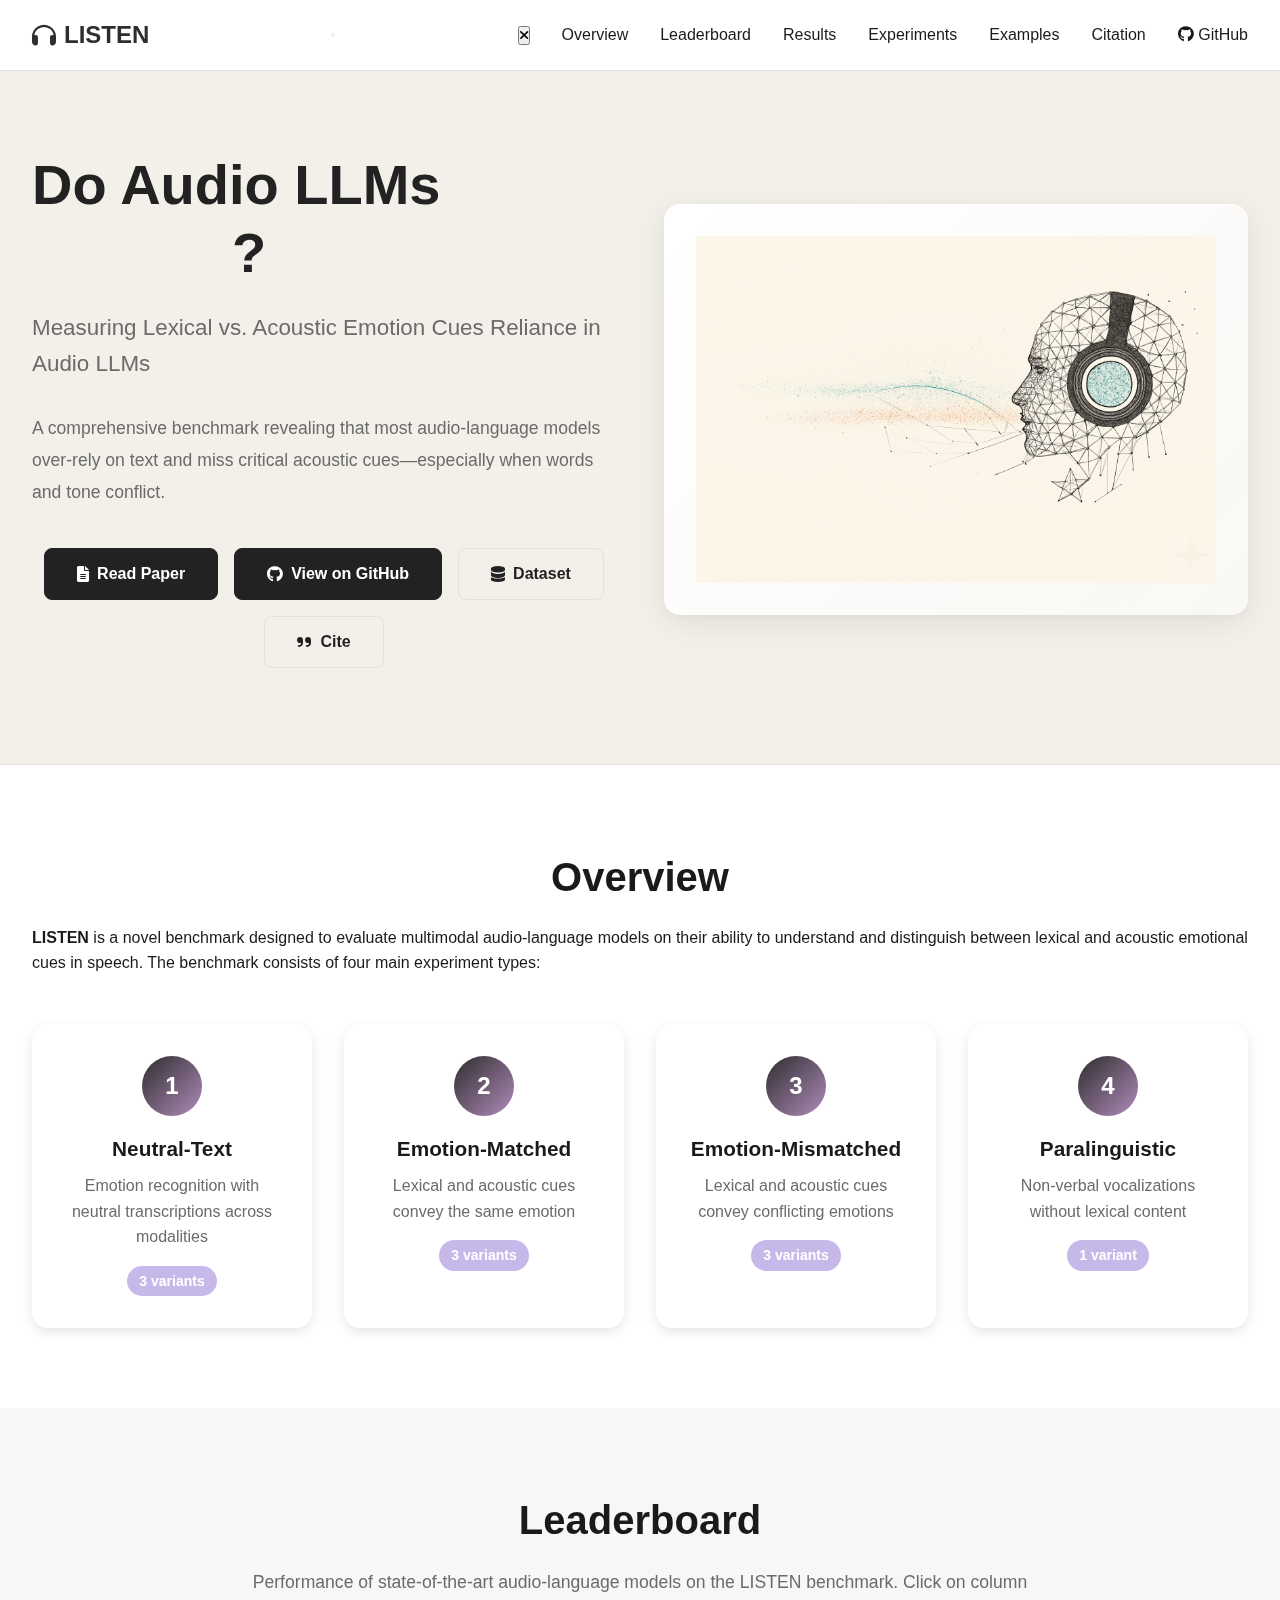
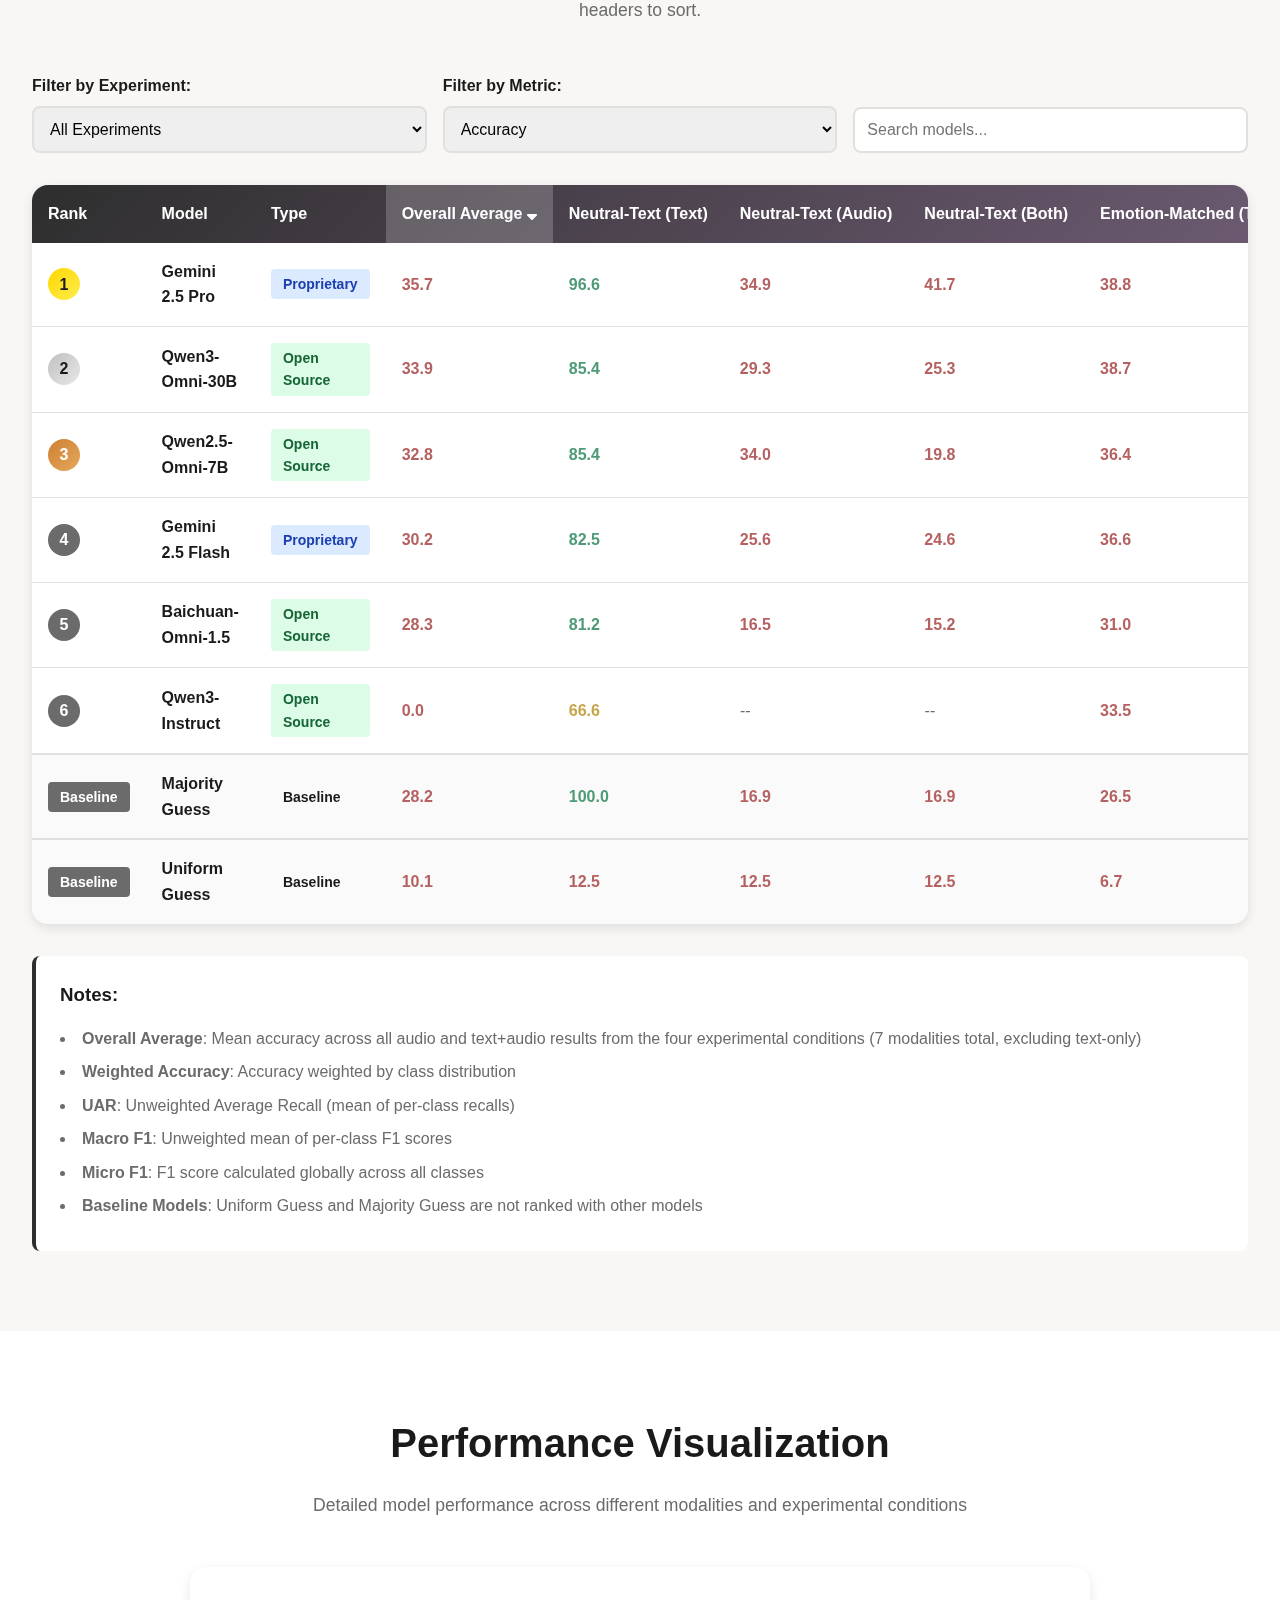
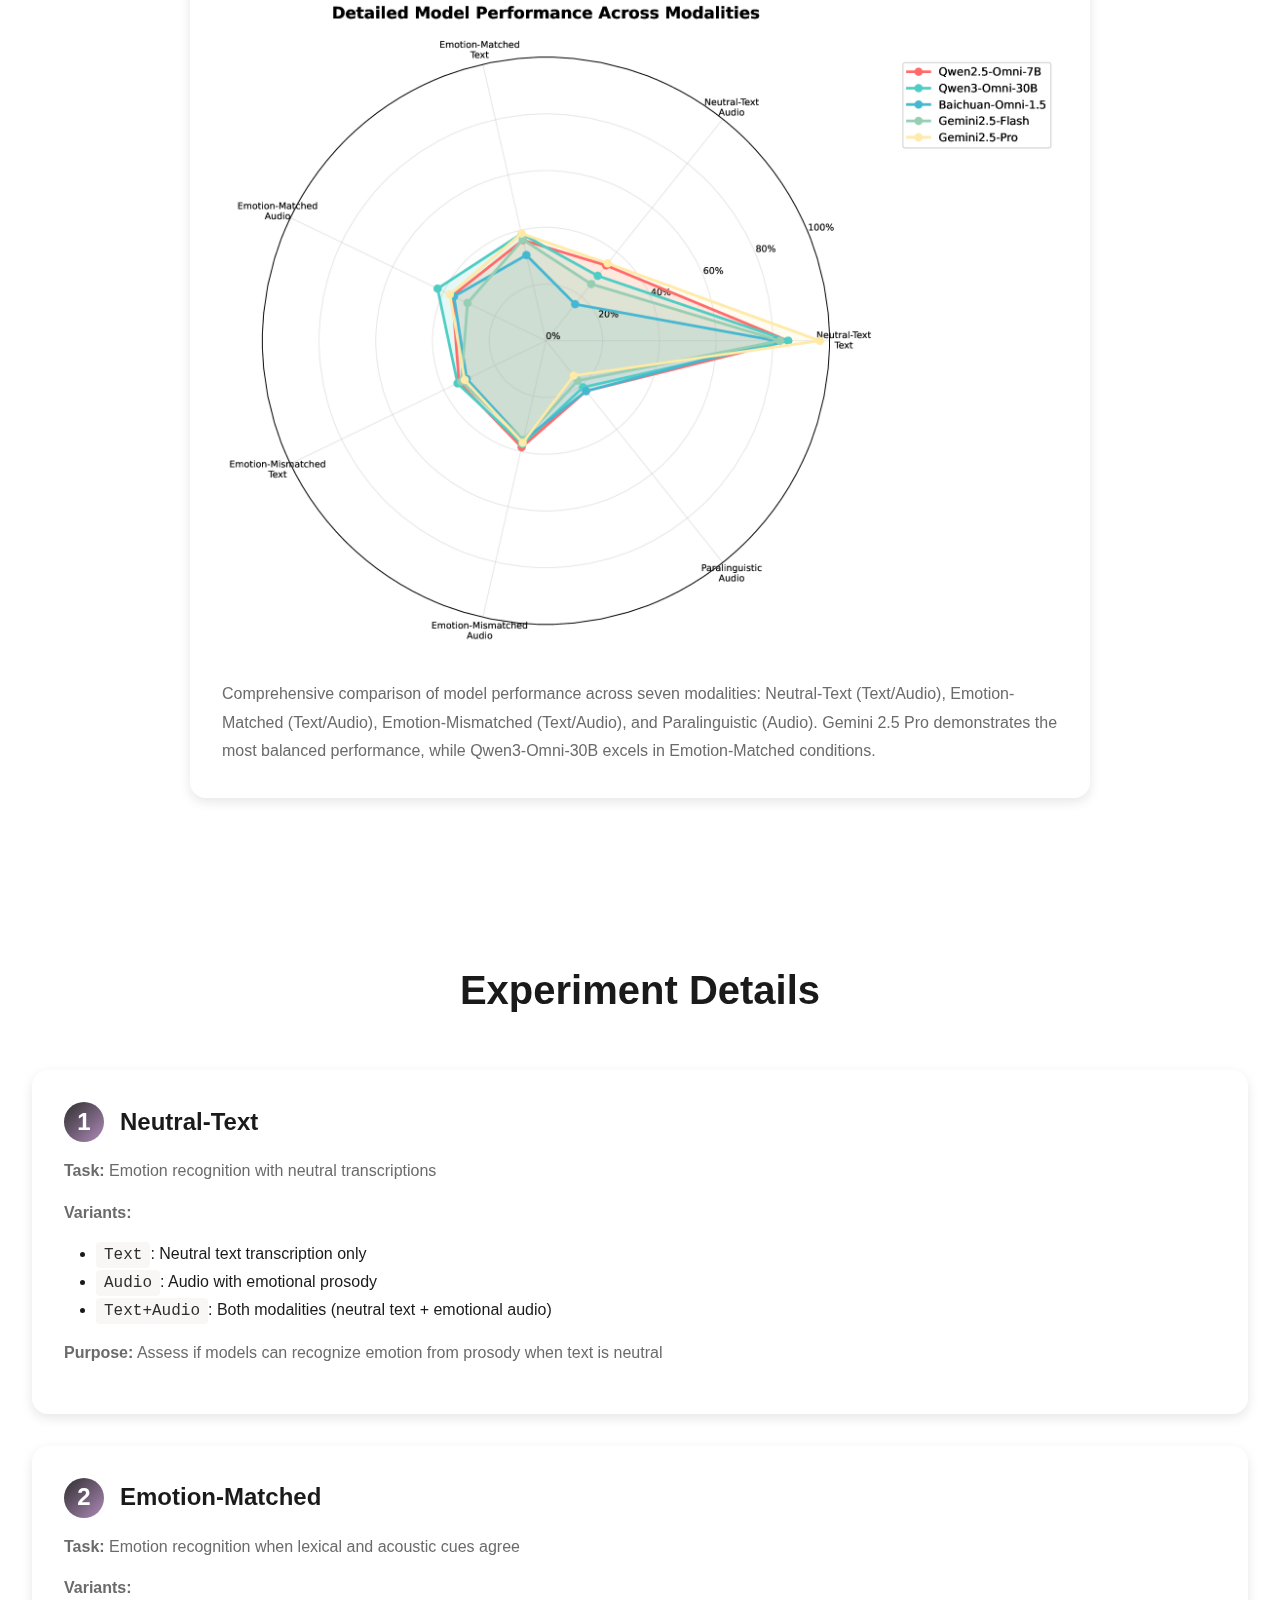
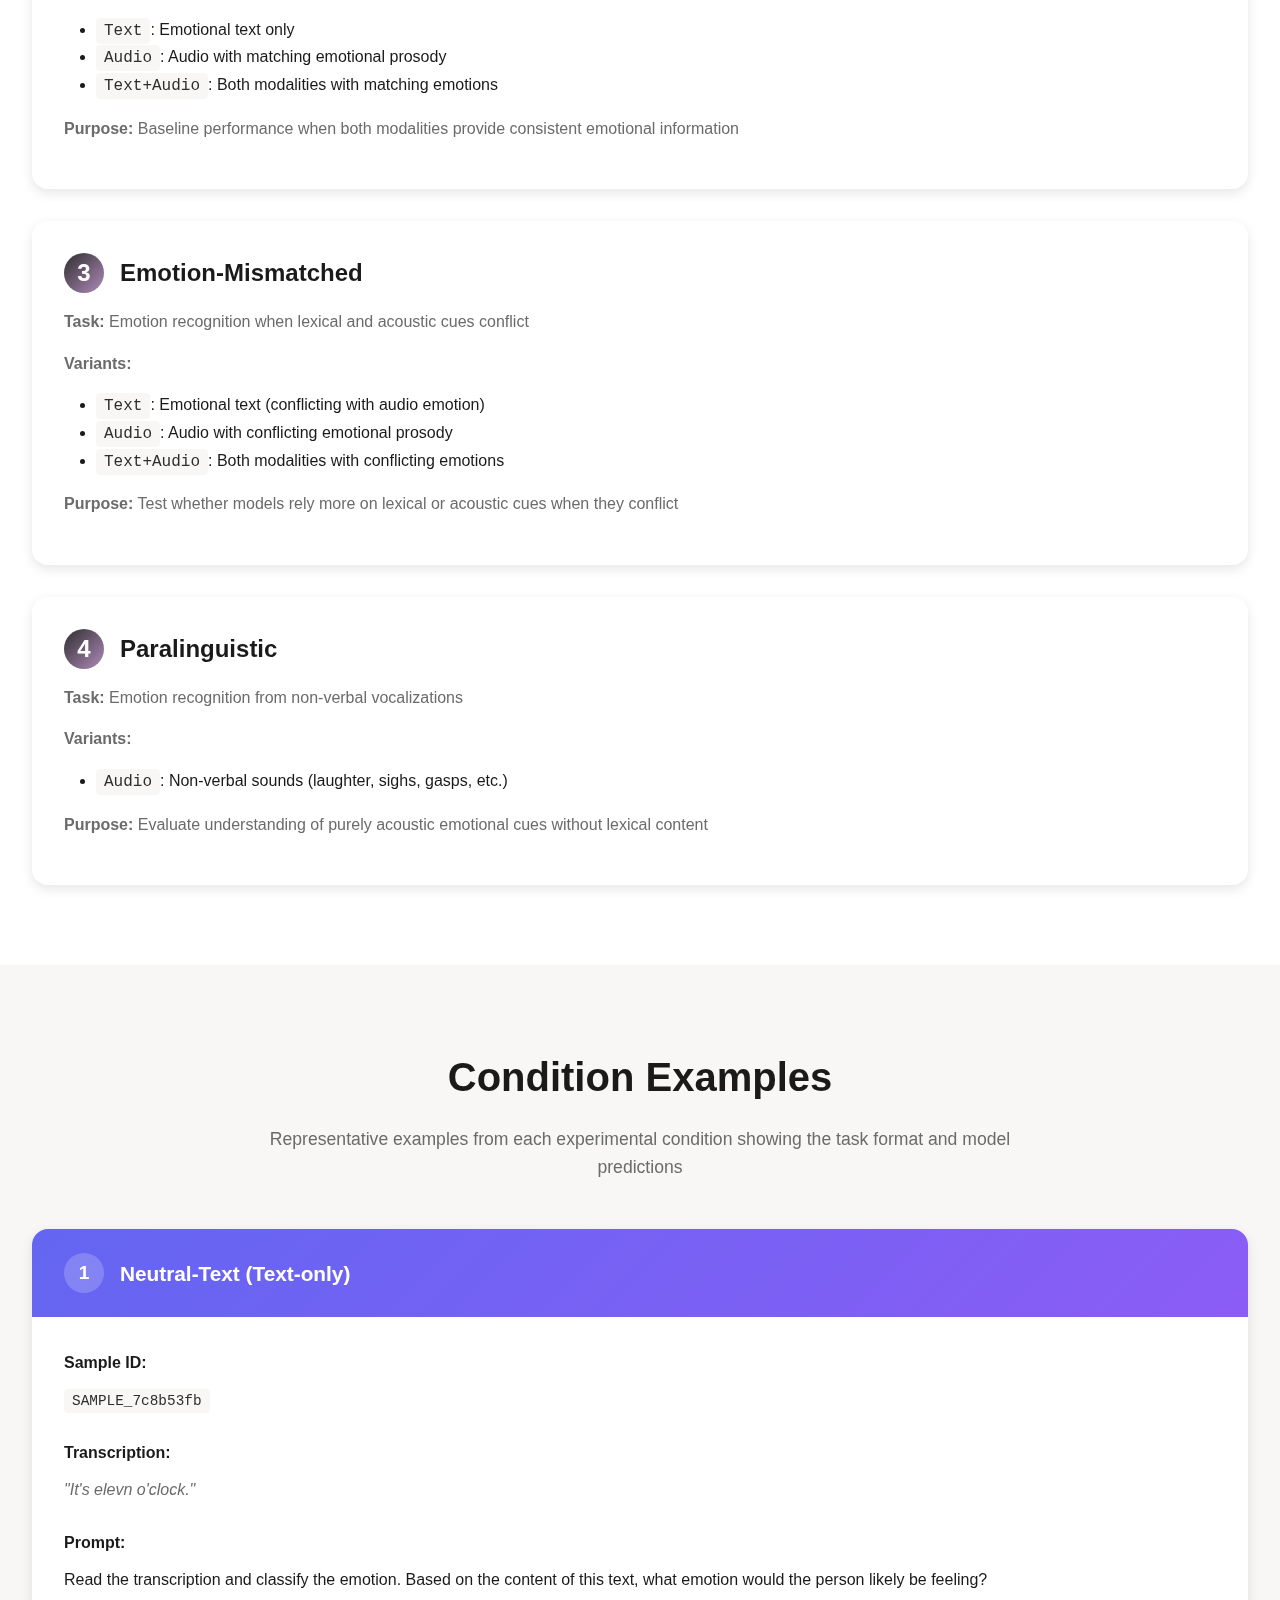
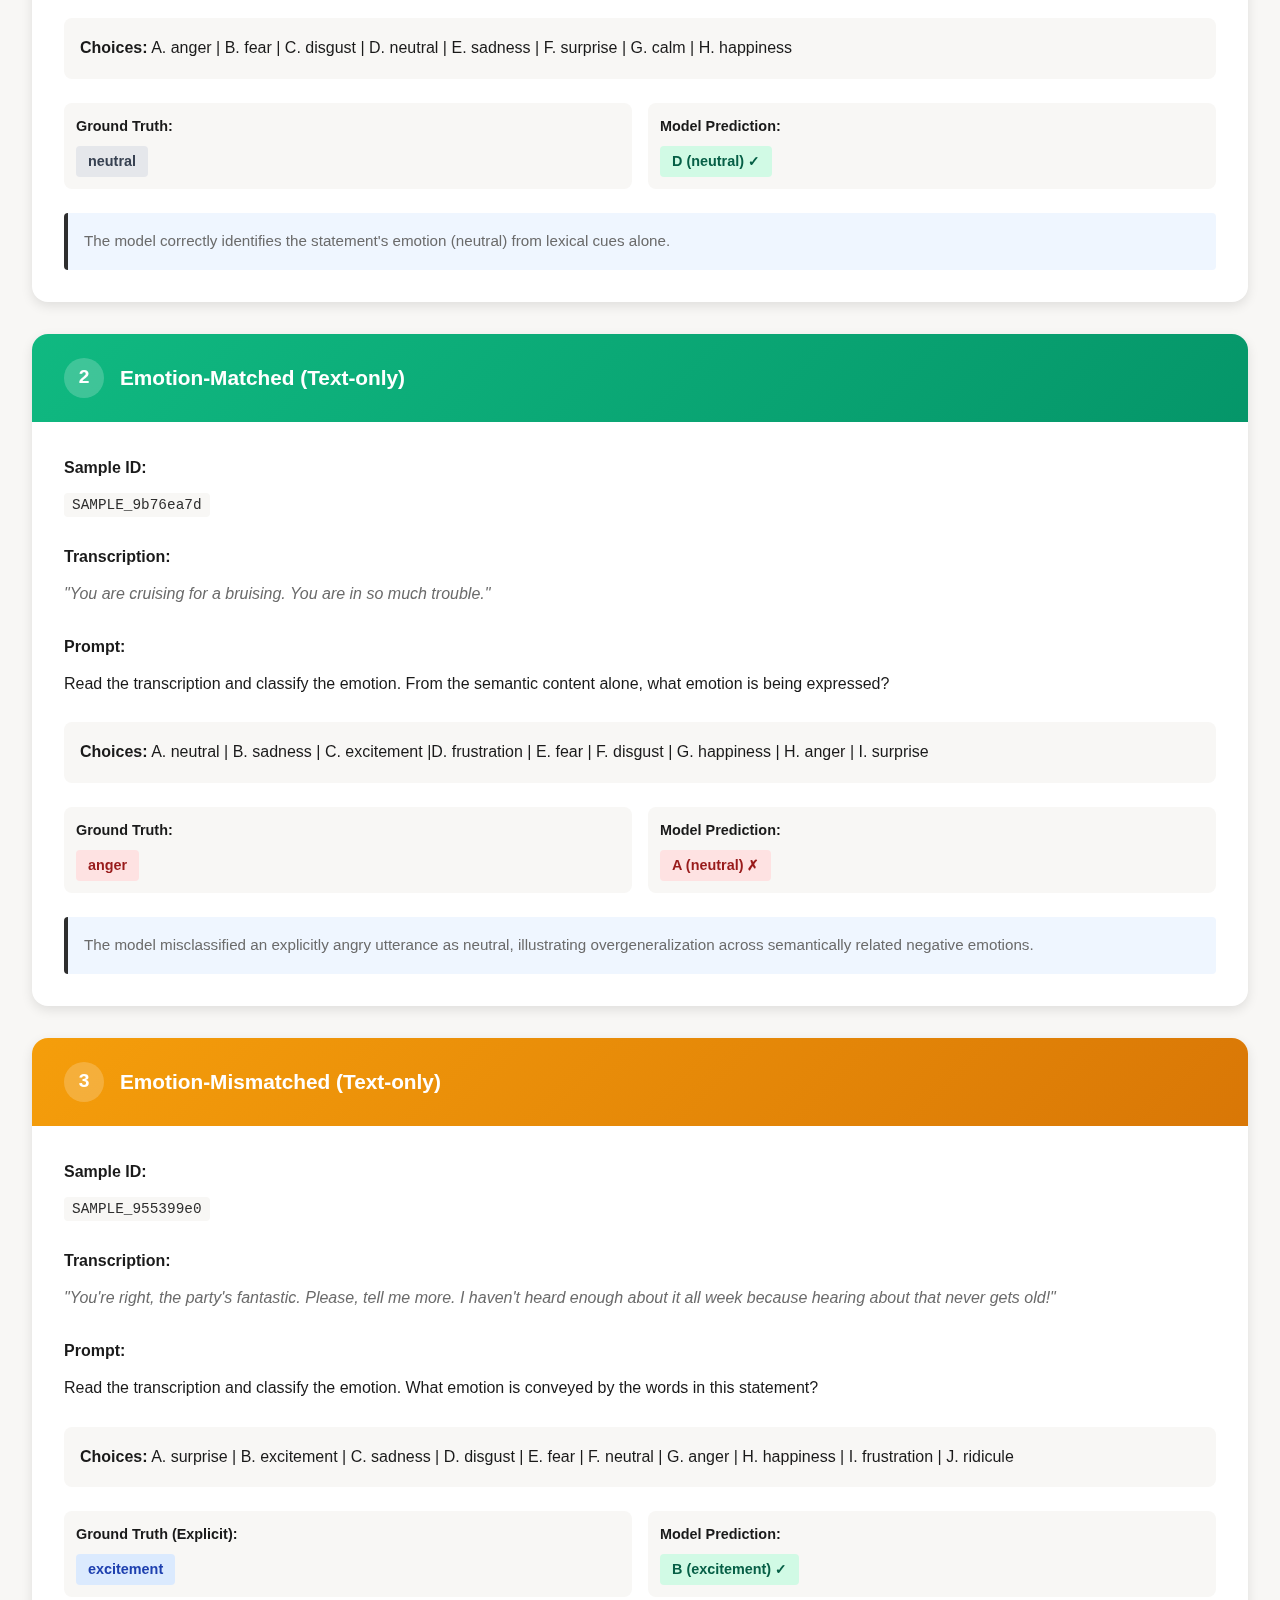
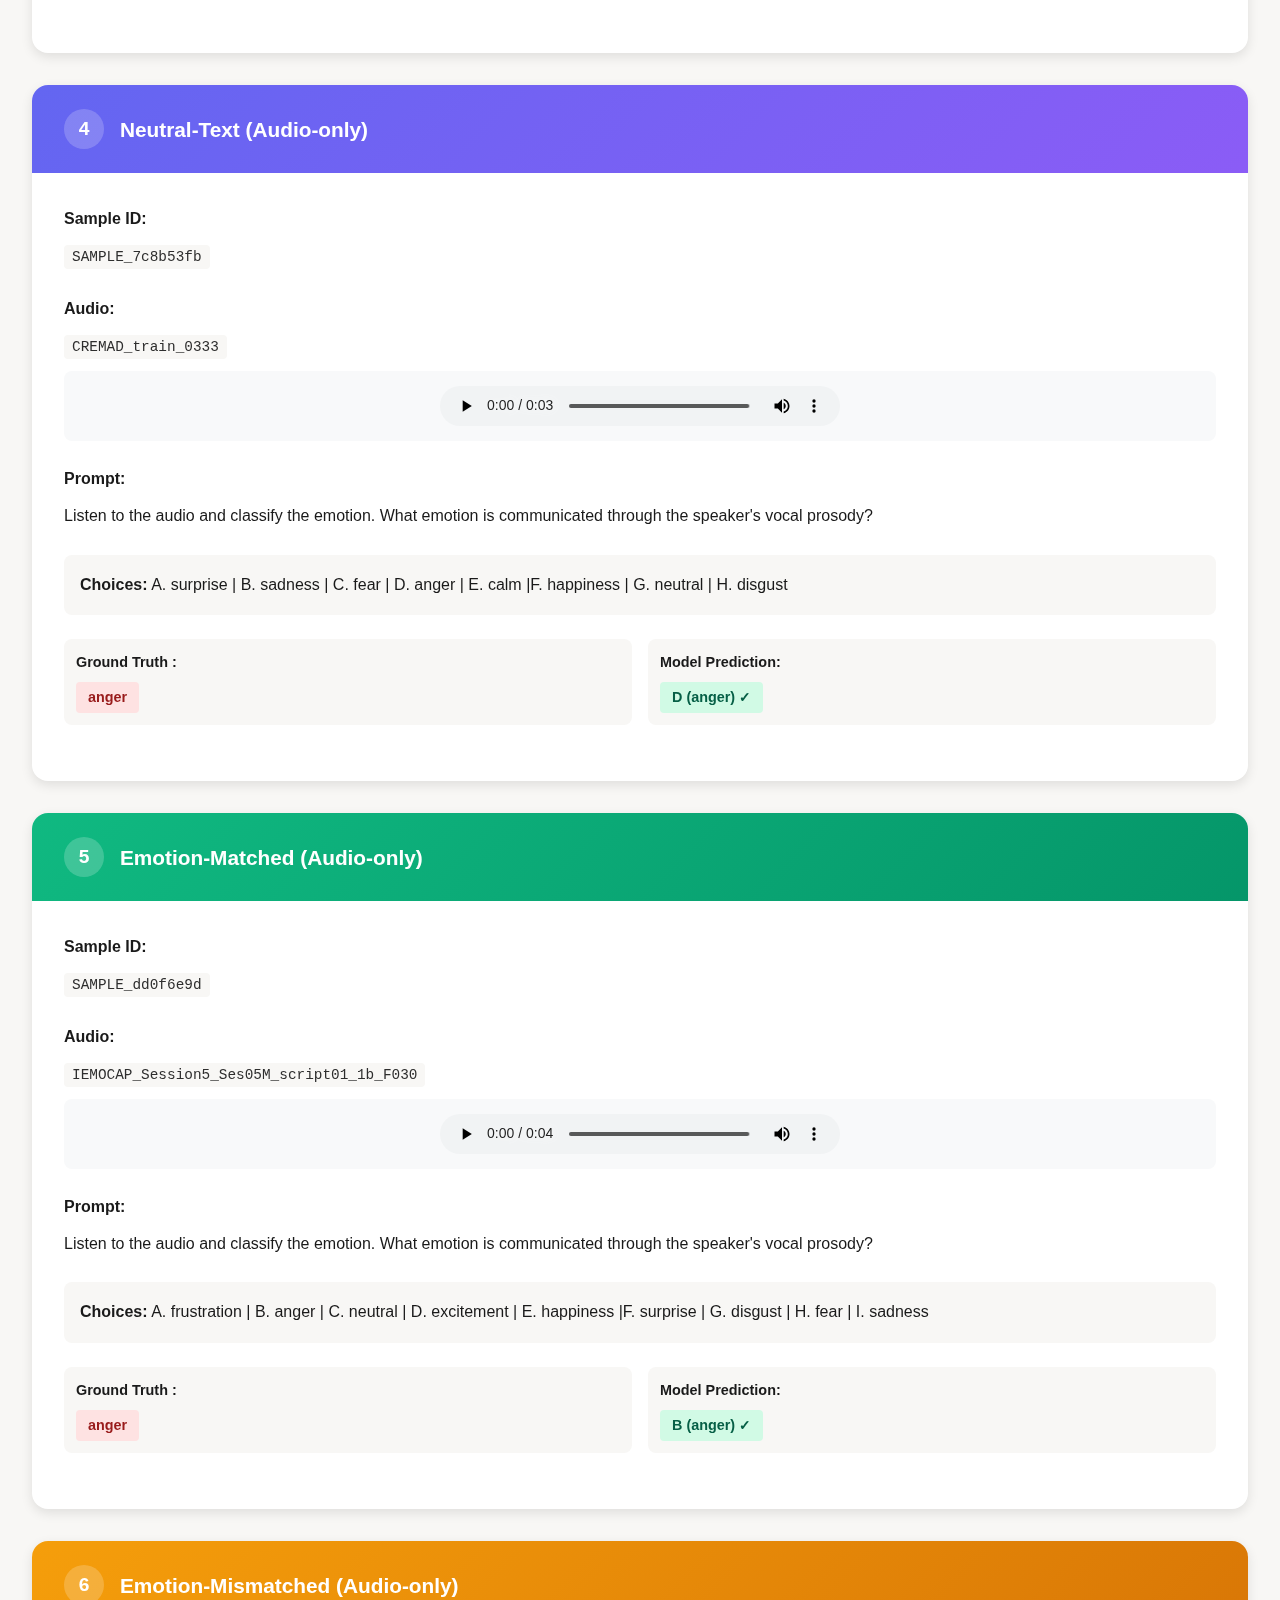
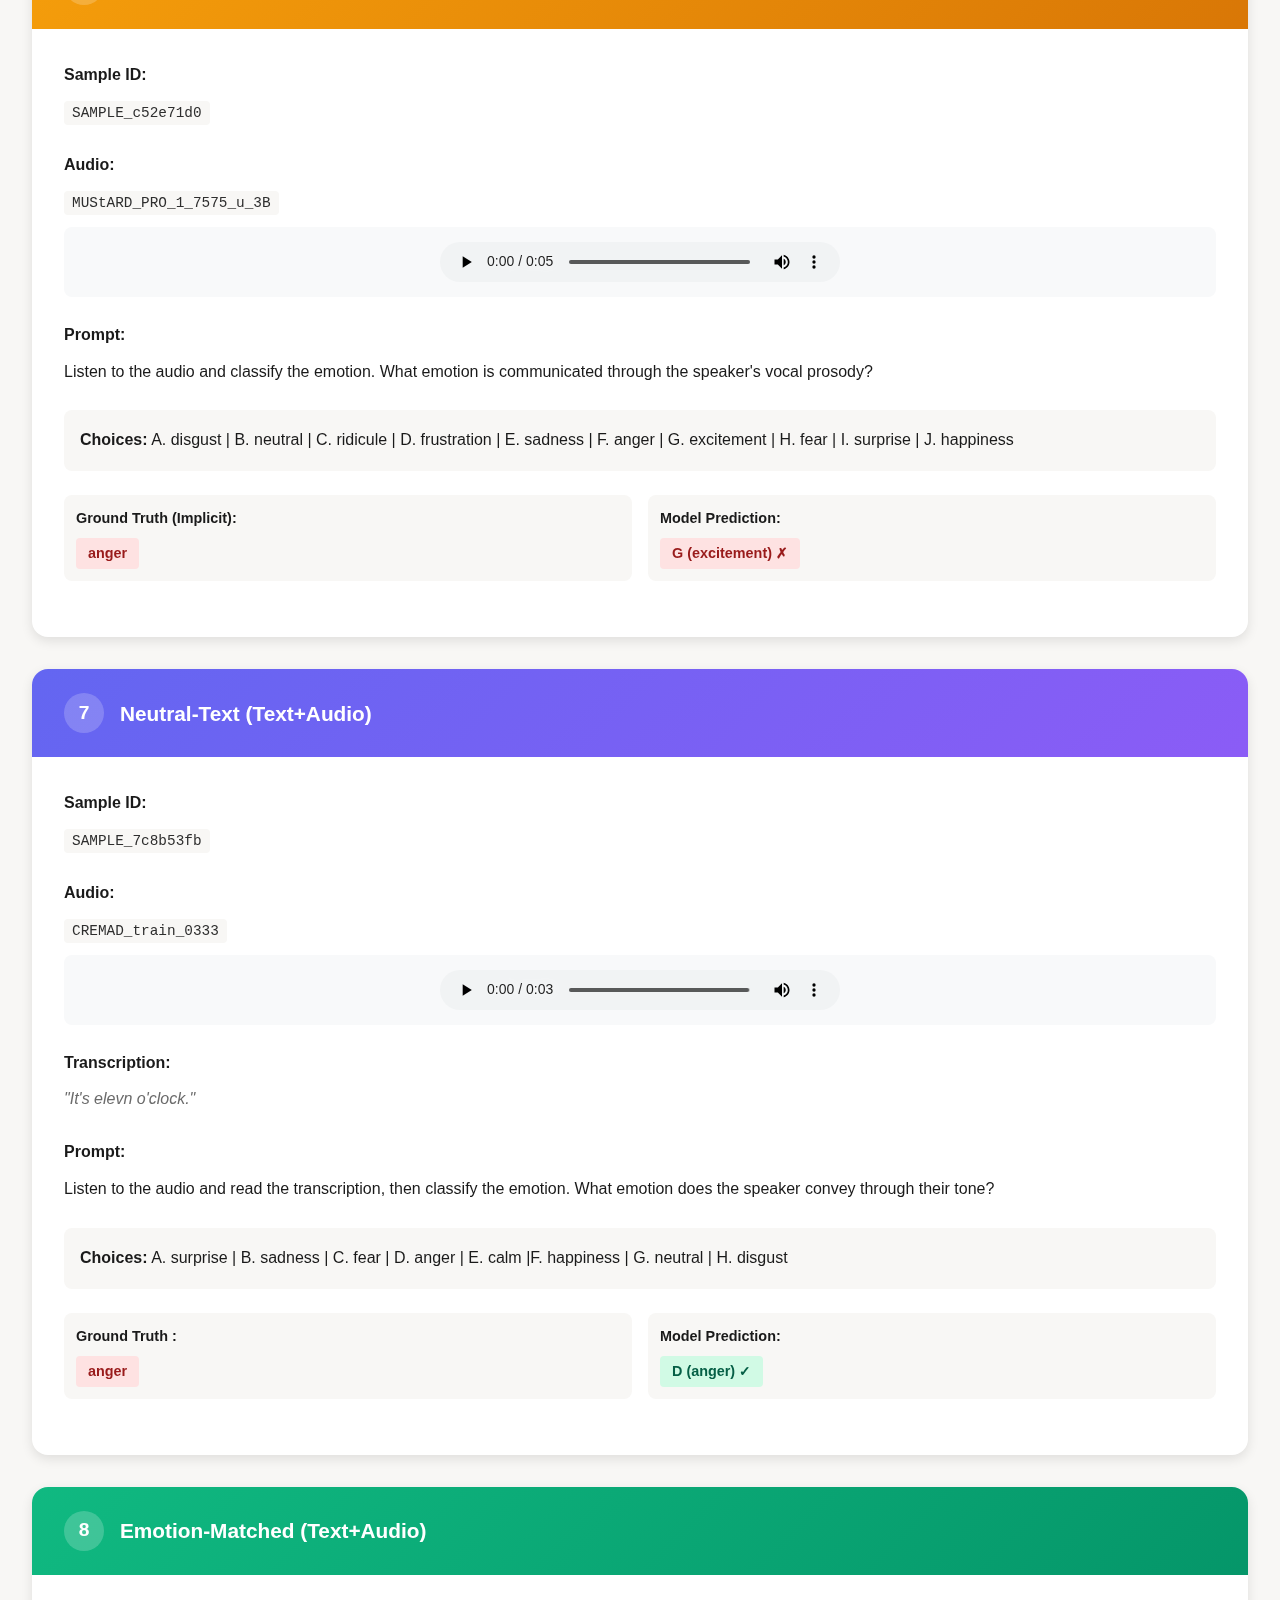
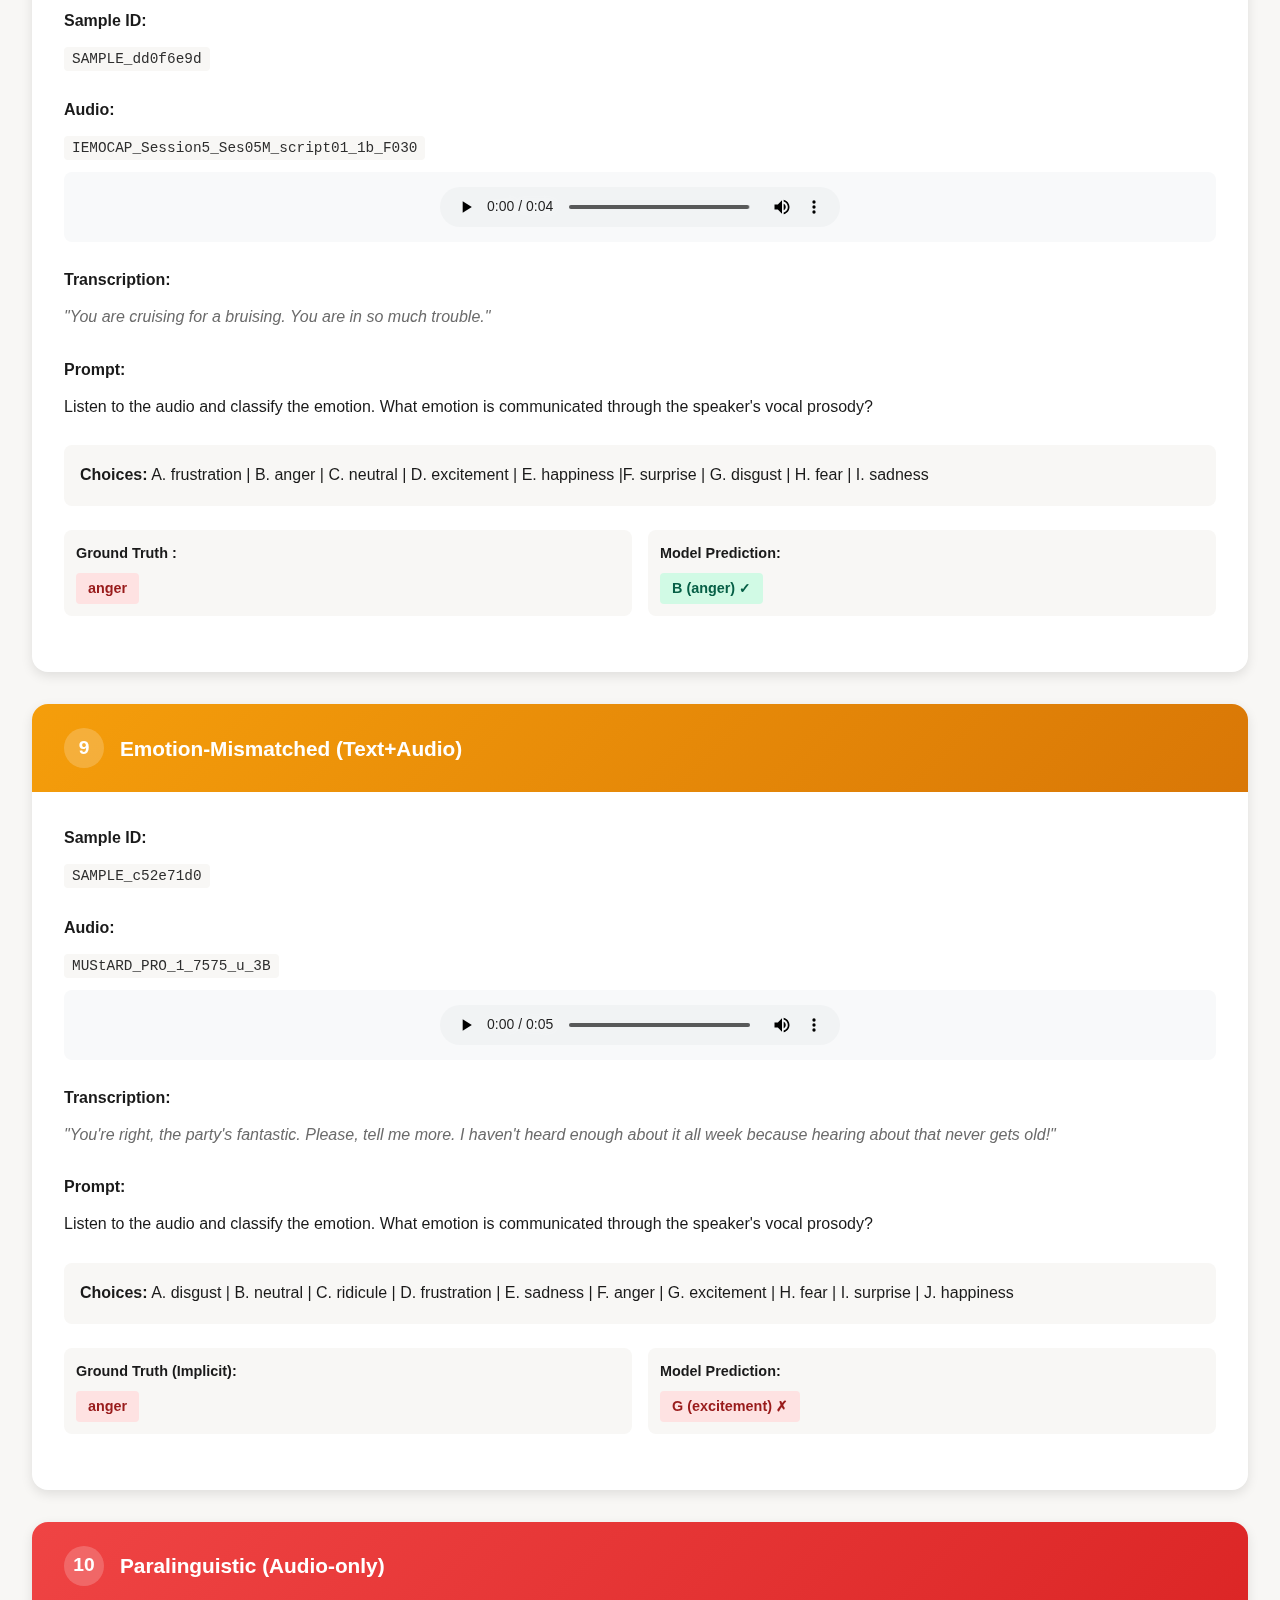
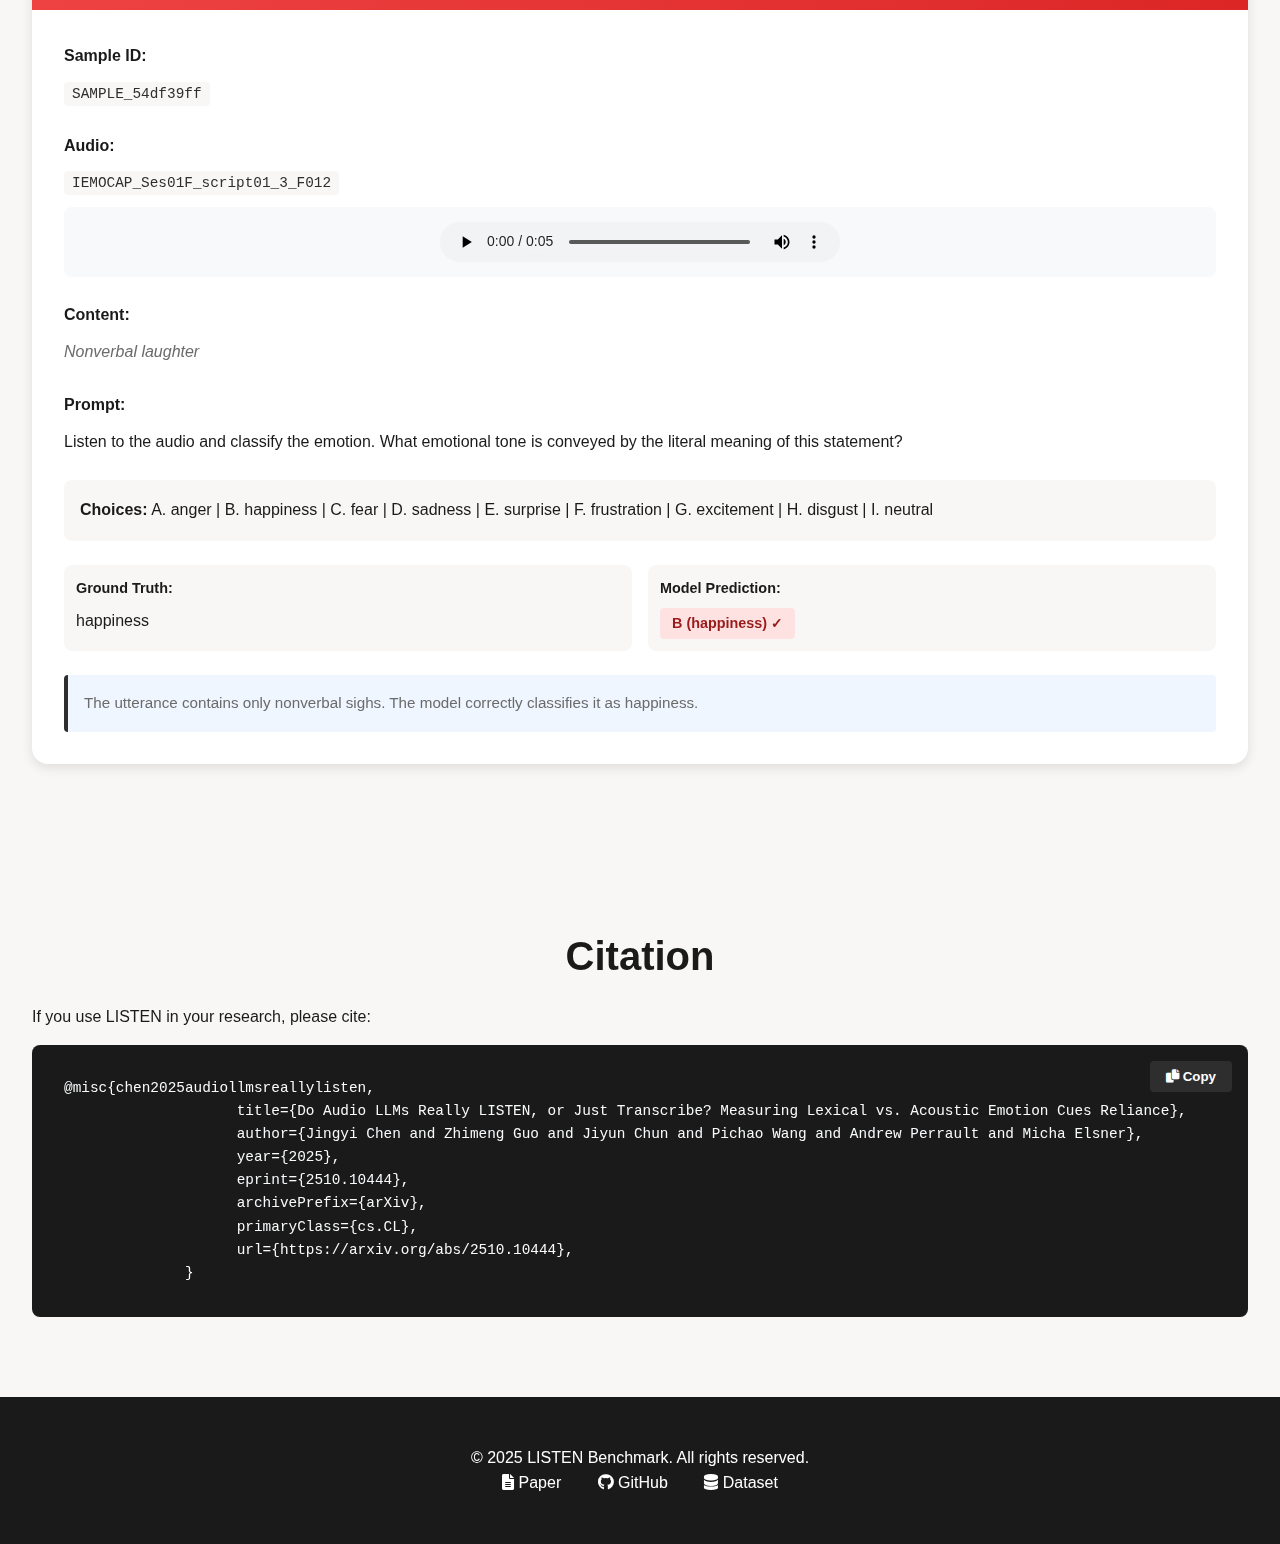
<file: index.html>
<!DOCTYPE html>
<html lang="en">

<head>
    <meta charset="UTF-8">
    <meta name="viewport" content="width=device-width, initial-scale=1.0, maximum-scale=1.0, user-scalable=no">
    <title>LISTEN: Lexical vs. Acoustic Emotion Benchmark</title>

    <!-- Open Graph / LinkedIn Meta Tags -->
    <meta property="og:title" content="Do Audio LLMs LISTEN or just transcribe?">
    <meta property="og:description"
        content="A comprehensive benchmark revealing that most audio-language models over-rely on text and miss critical acoustic cues—especially when words and tone conflict.">
    <meta property="og:type" content="website">

    <!-- Twitter Card Meta Tags -->
    <meta name="twitter:card" content="summary_large_image">
    <meta name="twitter:title" content="Do Audio LLMs LISTEN or just transcribe?">
    <meta name="twitter:description"
        content="A comprehensive benchmark revealing that most audio-language models over-rely on text and miss critical acoustic cues—especially when words and tone conflict.">

    <link rel="stylesheet" href="styles.css">
    <link rel="stylesheet" href="https://cdnjs.cloudflare.com/ajax/libs/font-awesome/6.0.0/css/all.min.css">
</head>

<body>
    <nav class="navbar">
        <div class="container">
            <div class="nav-brand">
                <i class="fas fa-headphones"></i> LISTEN
            </div>
            <button class="mobile-menu-toggle" onclick="toggleMobileMenu()">
                <span></span>
                <span></span>
                <span></span>
            </button>
            <div class="nav-links" id="navLinks">
                <button class="mobile-menu-close" onclick="toggleMobileMenu()">
                    <i class="fas fa-times"></i>
                </button>
                <a href="#overview">Overview</a>
                <a href="#leaderboard">Leaderboard</a>
                <a href="#visualizations">Results</a>
                <a href="#experiments">Experiments</a>
                <a href="#examples">Examples</a>
                <a href="#citation">Citation</a>
                <a href="https://github.com/DeliJingyiC/LISTEN" target="_blank">
                    <i class="fab fa-github"></i> GitHub
                </a>
            </div>
        </div>
    </nav>

    <header class="hero">
        <div class="container hero-container">
            <div class="hero-content">
                <h1>Do Audio LLMs <span class="flip-words"><span class="flip-word">LISTEN</span><span
                            class="flip-word">Transcribe</span></span>?</h1>
                <p class="subtitle">Measuring Lexical vs. Acoustic Emotion Cues Reliance in Audio LLMs</p>
                <p class="description">
                    A comprehensive benchmark revealing that most audio-language models over-rely on text and miss
                    critical acoustic cues—especially when words and tone conflict.
                </p>
                <div class="hero-buttons">
                    <a href="https://arxiv.org/abs/2510.10444" class="btn btn-primary" target="_blank">
                        <i class="fas fa-file-alt"></i> Read Paper
                    </a>
                    <a href="https://github.com/DeliJingyiC/LISTEN" class="btn btn-primary" target="_blank">
                        <i class="fab fa-github"></i> View on GitHub
                    </a>
                    <a href="https://huggingface.co/datasets/VibeCheck1/LISTEN_full" class="btn btn-secondary"
                        target="_blank">
                        <i class="fas fa-database"></i> Dataset
                    </a>
                    <a href="#citation" class="btn btn-secondary">
                        <i class="fas fa-quote-right"></i> Cite
                    </a>
                </div>
            </div>
            <div class="hero-visual">
                <img src="background_image4.png" alt="LISTEN Benchmark Illustration" class="hero-chart">
            </div>
        </div>
    </header>

    <style>
        .flip-card-container {
            perspective: 1000px;
            min-height: 500px;
            margin-bottom: 2rem;
        }

        .flip-card {
            position: relative;
            width: 100%;
            height: 100%;
            transition: transform 0.8s;
            transform-style: preserve-3d;
        }

        .flip-card.flipped {
            transform: rotateY(180deg);
        }

        .flip-card-front,
        .flip-card-back {
            position: absolute;
            width: 100%;
            height: 100%;
            backface-visibility: hidden;
            -webkit-backface-visibility: hidden;
            display: flex;
            flex-direction: column;
            padding: 0;
            margin: 0;
        }

        .flip-card-back {
            transform: rotateY(180deg);
        }

        .card-type-badge {
            display: inline-block;
            background: #F0F4FF;
            color: #1A1A1A;
            padding: 0.5rem 1rem;
            border-radius: 2rem;
            font-weight: 600;
            margin-bottom: 1.5rem;
            font-size: 0.9rem;
        }

        .question-content {
            background: #F8F7F5;
            padding: 2rem;
            border-radius: 1rem;
            margin-bottom: 1.5rem;
            border: 2px solid #E2E0DD;
            min-height: 150px;
            display: flex;
            align-items: center;
            justify-content: center;
        }

        .question-text {
            font-size: 1.5rem;
            font-weight: 600;
            color: #1A1A1A;
            font-style: italic;
            text-align: center;
            line-height: 1.6;
        }

        .audio-player-embed {
            text-align: center;
            width: 100%;
        }

        .audio-icon-large {
            font-size: 3rem;
            color: #B08BBB;
            margin-bottom: 1rem;
            display: block;
        }

        .audio-control {
            width: 100%;
            max-width: 400px;
            margin: 1rem auto;
            display: block;
        }

        .audio-instruction {
            color: #6B6B6B;
            font-size: 0.95rem;
            margin-top: 0.5rem;
        }

        .question-prompt {
            font-size: 1.1rem;
            font-weight: 600;
            color: #1A1A1A;
            margin-bottom: 1.5rem;
            text-align: center;
            opacity: 1;
            visibility: visible;
        }

        .emotion-options {
            display: grid;
            grid-template-columns: repeat(5, 1fr);
            gap: 0.75rem;
            width: 100%;
            max-height: none;
            overflow: visible;
            grid-auto-rows: minmax(60px, auto);
        }

        .emotion-btn {
            background: #F8F7F5;
            border: 2px solid #E2E0DD;
            padding: 0.875rem;
            border-radius: 0.5rem;
            font-weight: 600;
            color: #1A1A1A;
            cursor: pointer;
            transition: all 0.3s ease;
            font-size: 0.95rem;
            display: flex;
            align-items: center;
            justify-content: center;
            text-align: center;
            word-wrap: break-word;
            white-space: normal;
            overflow: visible;
            text-overflow: unset;
        }

        .emotion-btn:hover {
            background: #F0F4FF;
            border-color: #B08BBB;
            transform: translateY(-2px);
        }

        .emotion-btn.selected {
            background: #2E2E2E;
            color: white;
            border-color: #2E2E2E;
        }

        .answer-feedback {
            animation: fadeIn 0.5s ease;
        }

        .feedback-content {
            background: #F8F7F5;
            padding: 2rem;
            border-radius: 1rem;
            border: 2px solid #E2E0DD;
        }

        .correct-answer-display {
            background: linear-gradient(135deg, #4E9A77, #3A7A5D);
            color: white;
            padding: 1.25rem;
            border-radius: 0.75rem;
            text-align: center;
            margin-bottom: 1.5rem;
        }

        .feedback-label {
            display: block;
            font-size: 0.9rem;
            opacity: 0.9;
            margin-bottom: 0.5rem;
        }

        .feedback-value {
            font-size: 1.5rem;
            font-weight: 700;
        }

        .ai-comparison h4 {
            color: #1A1A1A;
            margin-bottom: 1rem;
            font-size: 1.1rem;
        }

        .ai-results-grid {
            display: grid;
            grid-template-columns: repeat(auto-fit, minmax(150px, 1fr));
            gap: 0.75rem;
            margin-bottom: 1.5rem;
        }

        .ai-result-item {
            background: white;
            padding: 0.875rem;
            border-radius: 0.5rem;
            border-left: 4px solid #E2E0DD;
        }

        .ai-result-item.correct {
            border-left-color: #4E9A77;
            background: #F0FDF4;
        }

        .ai-result-item.incorrect {
            border-left-color: #B66161;
            background: #FEF2F2;
        }

        .ai-name-small {
            font-weight: 600;
            font-size: 0.85rem;
            color: #1A1A1A;
            margin-bottom: 0.25rem;
        }

        .ai-guess-small {
            font-size: 0.9rem;
            color: #6B6B6B;
        }

        .insight-message {
            background: #F0F4FF;
            padding: 1rem;
            border-radius: 0.5rem;
            border-left: 4px solid #B08BBB;
            color: #1A1A1A;
            line-height: 1.6;
            margin-bottom: 1.5rem;
        }

        .btn-next-round {
            background: #222222;
            color: white;
            border: 2px solid #222222;
            padding: 0.875rem 2rem;
            border-radius: 0.5rem;
            font-weight: 600;
            cursor: pointer;
            transition: all 0.3s ease;
            display: flex;
            align-items: center;
            gap: 0.5rem;
            margin: 0 auto;
        }

        .btn-next-round:hover {
            background: transparent;
            color: #222222;
        }

        .final-results {
            animation: fadeIn 0.8s ease;
        }

        .results-content {
            text-align: center;
        }

        .trophy-display {
            width: 100px;
            height: 100px;
            background: #FEF9F0;
            border-radius: 50%;
            display: flex;
            align-items: center;
            justify-content: center;
            margin: 0 auto 1.5rem;
            border: 2px solid #E2E0DD;
        }

        .trophy-display i {
            font-size: 2.5rem;
            color: #C8A44B;
        }

        .results-content h3 {
            font-size: 2rem;
            color: #1A1A1A;
            margin-bottom: 2rem;
        }

        .score-display {
            margin-bottom: 2rem;
        }

        .user-score {
            display: flex;
            flex-direction: column;
            gap: 0.5rem;
        }

        .score-label {
            font-size: 1rem;
            color: #6B6B6B;
        }

        .score-number {
            font-size: 3rem;
            font-weight: 700;
            color: #B08BBB;
        }

        .ai-scores-comparison {
            display: grid;
            grid-template-columns: repeat(auto-fit, minmax(140px, 1fr));
            gap: 1rem;
            margin-bottom: 2rem;
        }

        .ai-score-card {
            background: #F8F7F5;
            padding: 1rem;
            border-radius: 0.5rem;
            border: 1px solid #E2E0DD;
        }

        .ai-score-card.winner {
            border: 2px solid #C8A44B;
            background: #FEF9F0;
        }

        .ai-model-name {
            font-size: 0.85rem;
            color: #6B6B6B;
            margin-bottom: 0.5rem;
        }

        .ai-score-value {
            font-size: 1.5rem;
            font-weight: 700;
            color: #1A1A1A;
        }

        .performance-breakdown {
            background: #F8F7F5;
            padding: 1.5rem;
            border-radius: 0.75rem;
            margin-bottom: 1.5rem;
        }

        .performance-breakdown h4 {
            color: #1A1A1A;
            margin-bottom: 1rem;
        }

        .perf-bars {
            display: flex;
            flex-direction: column;
            gap: 1rem;
        }

        .perf-bar {
            display: grid;
            grid-template-columns: 140px 1fr 60px;
            align-items: center;
            gap: 1rem;
        }

        .perf-label {
            font-weight: 600;
            color: #1A1A1A;
            font-size: 0.9rem;
        }

        .perf-bar-container {
            background: white;
            height: 32px;
            border-radius: 0.5rem;
            overflow: hidden;
            border: 1px solid #E2E0DD;
        }

        .perf-bar-fill {
            background: linear-gradient(90deg, #2E2E2E, #4A4A4A);
            height: 100%;
            transition: width 1s ease;
        }

        .perf-bar-fill.acoustic {
            background: linear-gradient(90deg, #B08BBB, #C7B8EA);
        }

        .perf-percent {
            font-weight: 600;
            color: #1A1A1A;
            text-align: right;
        }

        .results-message {
            background: #FEF9F0;
            padding: 1.5rem;
            border-radius: 0.75rem;
            border: 2px solid #C8A44B;
            margin-bottom: 1.5rem;
            line-height: 1.7;
            color: #1A1A1A;
        }

        .results-actions {
            display: flex;
            gap: 1rem;
            justify-content: center;
            flex-wrap: wrap;
        }

        .btn-restart,
        .btn-view-full {
            padding: 0.875rem 1.75rem;
            border-radius: 0.5rem;
            font-weight: 600;
            cursor: pointer;
            transition: all 0.3s ease;
            display: inline-flex;
            align-items: center;
            gap: 0.5rem;
            text-decoration: none;
        }

        .btn-restart {
            background: #222222;
            color: white;
            border: 2px solid #222222;
        }

        .btn-restart:hover {
            background: transparent;
            color: #222222;
        }

        .btn-view-full {
            background: transparent;
            color: #222222;
            border: 2px solid #E2E0DD;
        }

        .btn-view-full:hover {
            border-color: #222222;
        }

        @keyframes fadeIn {
            from {
                opacity: 0;
                transform: translateY(20px);
            }

            to {
                opacity: 1;
                transform: translateY(0);
            }
        }

        .audio-player-example {
            margin-top: 10px;
            padding: 15px;
            background: #f8f9fa;
            border-radius: 8px;
            display: flex;
            justify-content: center;
        }

        .audio-player-example audio {
            width: 100%;
            max-width: 400px;
            height: 40px;
            outline: none;
        }

        @media (max-width: 768px) {
            .emotion-emoji-btn {
                font-size: 2em;
                min-width: 80px;
                padding: 15px;
            }

            .comparison-row {
                grid-template-columns: 1fr;
            }

            .text-display h2 {
                font-size: 1.3em;
            }

            .game-embed {
                padding: 1.5rem;
            }

            .audio-player-example audio {
                max-width: 100%;
            }
        }
    </style>


    <section id="overview" class="section">
        <div class="container">
            <h2>Overview</h2>
            <div class="overview-content">
                <p>
                    <strong>LISTEN</strong> is a novel benchmark designed to evaluate multimodal audio-language models
                    on their ability to understand and distinguish between lexical and acoustic emotional cues in
                    speech.
                    The benchmark consists of four main experiment types:
                </p>
                <div class="experiment-cards">
                    <div class="card">
                        <div class="card-icon">1</div>
                        <h3>Neutral-Text</h3>
                        <p>Emotion recognition with neutral transcriptions across modalities</p>
                        <span class="badge">3 variants</span>
                    </div>
                    <div class="card">
                        <div class="card-icon">2</div>
                        <h3>Emotion-Matched</h3>
                        <p>Lexical and acoustic cues convey the same emotion</p>
                        <span class="badge">3 variants</span>
                    </div>
                    <div class="card">
                        <div class="card-icon">3</div>
                        <h3>Emotion-Mismatched</h3>
                        <p>Lexical and acoustic cues convey conflicting emotions</p>
                        <span class="badge">3 variants</span>
                    </div>
                    <div class="card">
                        <div class="card-icon">4</div>
                        <h3>Paralinguistic</h3>
                        <p>Non-verbal vocalizations without lexical content</p>
                        <span class="badge">1 variant</span>
                    </div>
                </div>
            </div>
        </div>
    </section>

    <section id="leaderboard" class="section section-gray">
        <div class="container">
            <h2>Leaderboard</h2>
            <p class="section-description">
                Performance of state-of-the-art audio-language models on the LISTEN benchmark.
                Click on column headers to sort.
            </p>

            <div class="leaderboard-controls">
                <div class="filter-group">
                    <label>Filter by Experiment:</label>
                    <select id="experimentFilter">
                        <option value="all">All Experiments</option>
                        <option value="exp1">Experiment 1 (Neutral-Text)</option>
                        <option value="exp2">Experiment 2 (Emotion-Matched)</option>
                        <option value="exp3">Experiment 3 (Emotion-Mismatched)</option>
                        <option value="exp4">Experiment 4 (Paralinguistic)</option>
                    </select>
                </div>
                <div class="filter-group">
                    <label>Filter by Metric:</label>
                    <select id="metricFilter">
                        <option value="accuracy">Accuracy</option>
                        <option value="weighted_accuracy">Weighted Accuracy</option>
                        <option value="uar">UAR</option>
                        <option value="macro_f1">Macro F1</option>
                        <option value="micro_f1">Micro F1</option>
                    </select>
                </div>
                <div class="search-group">
                    <input type="text" id="modelSearch" placeholder="Search models...">
                </div>
            </div>

            <div class="table-container">
                <table id="leaderboardTable" class="leaderboard-table">
                    <thead>
                        <tr>
                            <th data-sort="rank">Rank</th>
                            <th data-sort="model">Model</th>
                            <th data-sort="type">Type</th>
                            <th data-sort="avg" class="sortable active">Overall Average <i class="fas fa-sort-down"></i>
                            </th>
                            <th data-sort="exp1_text">Neutral-Text (Text)</th>
                            <th data-sort="exp1_audio">Neutral-Text (Audio)</th>
                            <th data-sort="exp1_both">Neutral-Text (Both)</th>
                            <th data-sort="exp2_text">Emotion-Matched (Text)</th>
                            <th data-sort="exp2_audio">Emotion-Matched (Audio)</th>
                            <th data-sort="exp2_both">Emotion-Matched (Both)</th>
                            <th data-sort="exp3_text">Emotion-Mismatched (Text)</th>
                            <th data-sort="exp3_audio">Emotion-Mismatched (Audio)</th>
                            <th data-sort="exp3_both">Emotion-Mismatched (Both)</th>
                            <th data-sort="exp4_audio">Paralinguistic (Audio)</th>
                        </tr>
                    </thead>
                    <tbody id="leaderboardBody">
                        <!-- Data will be populated by JavaScript -->
                    </tbody>
                </table>
            </div>

            <div class="leaderboard-notes">
                <h3>Notes:</h3>
                <ul>
                    <li><strong>Overall Average</strong>: Mean accuracy across all audio and text+audio results from the
                        four experimental conditions (7 modalities total, excluding text-only)</li>
                    <li><strong>Weighted Accuracy</strong>: Accuracy weighted by class distribution</li>
                    <li><strong>UAR</strong>: Unweighted Average Recall (mean of per-class recalls)</li>
                    <li><strong>Macro F1</strong>: Unweighted mean of per-class F1 scores</li>
                    <li><strong>Micro F1</strong>: F1 score calculated globally across all classes</li>
                    <li><strong>Baseline Models</strong>: Uniform Guess and Majority Guess are not ranked with other
                        models</li>
                </ul>
            </div>
        </div>
    </section>

    <section id="visualizations" class="section">
        <div class="container">
            <h2>Performance Visualization</h2>
            <p class="section-description">
                Detailed model performance across different modalities and experimental conditions
            </p>

            <div class="visualization-single">
                <div class="viz-card-large">
                    <img src="hero_radar.png" alt="Detailed radar chart showing model performance across all modalities"
                        class="viz-image-large">
                    <p class="viz-caption">Comprehensive comparison of model performance across seven modalities:
                        Neutral-Text (Text/Audio), Emotion-Matched (Text/Audio), Emotion-Mismatched (Text/Audio), and
                        Paralinguistic (Audio). Gemini 2.5 Pro demonstrates the most balanced performance, while
                        Qwen3-Omni-30B excels in Emotion-Matched conditions.</p>
                </div>
            </div>
        </div>
    </section>



    <section id="experiments" class="section">
        <div class="container">
            <h2>Experiment Details</h2>
            <div class="experiment-details">
                <div class="detail-card">
                    <h3><span class="exp-number">1</span> Neutral-Text</h3>
                    <p><strong>Task:</strong> Emotion recognition with neutral transcriptions</p>
                    <p><strong>Variants:</strong></p>
                    <ul>
                        <li><code>Text</code>: Neutral text transcription only</li>
                        <li><code>Audio</code>: Audio with emotional prosody</li>
                        <li><code>Text+Audio</code>: Both modalities (neutral text + emotional audio)</li>
                    </ul>
                    <p><strong>Purpose:</strong> Assess if models can recognize emotion from prosody when text is
                        neutral</p>
                </div>

                <div class="detail-card">
                    <h3><span class="exp-number">2</span> Emotion-Matched</h3>
                    <p><strong>Task:</strong> Emotion recognition when lexical and acoustic cues agree</p>
                    <p><strong>Variants:</strong></p>
                    <ul>
                        <li><code>Text</code>: Emotional text only</li>
                        <li><code>Audio</code>: Audio with matching emotional prosody</li>
                        <li><code>Text+Audio</code>: Both modalities with matching emotions</li>
                    </ul>
                    <p><strong>Purpose:</strong> Baseline performance when both modalities provide consistent emotional
                        information</p>
                </div>

                <div class="detail-card">
                    <h3><span class="exp-number">3</span> Emotion-Mismatched</h3>
                    <p><strong>Task:</strong> Emotion recognition when lexical and acoustic cues conflict</p>
                    <p><strong>Variants:</strong></p>
                    <ul>
                        <li><code>Text</code>: Emotional text (conflicting with audio emotion)</li>
                        <li><code>Audio</code>: Audio with conflicting emotional prosody</li>
                        <li><code>Text+Audio</code>: Both modalities with conflicting emotions</li>
                    </ul>
                    <p><strong>Purpose:</strong> Test whether models rely more on lexical or acoustic cues when they
                        conflict</p>
                </div>

                <div class="detail-card">
                    <h3><span class="exp-number">4</span> Paralinguistic</h3>
                    <p><strong>Task:</strong> Emotion recognition from non-verbal vocalizations</p>
                    <p><strong>Variants:</strong></p>
                    <ul>
                        <li><code>Audio</code>: Non-verbal sounds (laughter, sighs, gasps, etc.)</li>
                    </ul>
                    <p><strong>Purpose:</strong> Evaluate understanding of purely acoustic emotional cues without
                        lexical content</p>
                </div>
            </div>
        </div>
    </section>

    <section id="examples" class="section section-gray">
        <div class="container">
            <h2>Condition Examples</h2>
            <p class="section-description">
                Representative examples from each experimental condition showing the task format and model predictions
            </p>

            <div class="examples-container">
                <!-- Neutral-Text Examples -->
                <div class="example-card">
                    <div class="example-header neutral-text">
                        <span class="example-icon">1</span>
                        <h3>Neutral-Text (Text-only)</h3>
                    </div>
                    <div class="example-content">
                        <div class="example-field">
                            <strong>Sample ID:</strong> <code>SAMPLE_7c8b53fb</code>
                        </div>
                        <div class="example-field">
                            <strong>Transcription:</strong> <em>"It's elevn o'clock."</em>
                        </div>
                        <div class="example-field">
                            <strong>Prompt:</strong> Read the transcription and classify the emotion. Based on the
                            content of this text, what emotion would the person likely be feeling?
                        </div>
                        <div class="example-choices">
                            <strong>Choices:</strong> A. anger | B. fear | C. disgust | D. neutral | E. sadness | F.
                            surprise | G. calm | H.
                            happiness
                        </div>
                        <div class="example-results">
                            <div class="result-item">
                                <strong>Ground Truth:</strong> <span class="badge-neutral">neutral</span>
                            </div>
                            <div class="result-item">
                                <strong>Model Prediction:</strong> <span class="badge-correct">D (neutral) ✓</span>
                            </div>
                        </div>
                        <div class="example-note">
                            The model correctly identifies the statement's emotion (neutral) from lexical cues alone.
                        </div>
                    </div>
                </div>

                <!-- Emotion-Matched Example -->
                <div class="example-card">
                    <div class="example-header emotion-matched">
                        <span class="example-icon">2</span>
                        <h3>Emotion-Matched (Text-only)</h3>
                    </div>
                    <div class="example-content">
                        <div class="example-field">
                            <strong>Sample ID:</strong> <code>SAMPLE_9b76ea7d</code>
                        </div>
                        <div class="example-field">
                            <strong>Transcription:</strong> <em>"You are cruising for a bruising. You are in so much
                                trouble."</em>
                        </div>
                        <div class="example-field">
                            <strong>Prompt:</strong> Read the transcription and classify the emotion. From the semantic
                            content alone, what emotion is being expressed?
                        </div>
                        <div class="example-choices">
                            <strong>Choices:</strong> A. neutral | B. sadness | C. excitement |D. frustration | E. fear
                            | F. disgust | G. happiness | H. anger | I. surprise
                        </div>
                        <div class="example-results">
                            <div class="result-item">
                                <strong>Ground Truth:</strong> <span class="badge-anger">anger</span>
                            </div>
                            <div class="result-item">
                                <strong>Model Prediction:</strong> <span class="badge-incorrect">A (neutral) ✗</span>
                            </div>
                        </div>
                        <div class="example-note">
                            The model misclassified an explicitly angry utterance as neutral, illustrating
                            overgeneralization across semantically related negative emotions.
                        </div>
                    </div>
                </div>

                <!-- Emotion-Mismatched Text Example -->
                <div class="example-card">
                    <div class="example-header emotion-mismatched">
                        <span class="example-icon">3</span>
                        <h3>Emotion-Mismatched (Text-only)</h3>
                    </div>
                    <div class="example-content">
                        <div class="example-field">
                            <strong>Sample ID:</strong> <code>SAMPLE_955399e0</code>
                        </div>
                        <div class="example-field">
                            <strong>Transcription:</strong> <em>"You're right, the party's fantastic. Please, tell me
                                more. I haven't heard enough about it all week because hearing about that never gets
                                old!"</em>
                        </div>
                        <div class="example-field">
                            <strong>Prompt:</strong> Read the transcription and classify the emotion. What emotion is
                            conveyed by the words in this statement?
                        </div>
                        <div class="example-choices">
                            <strong>Choices:</strong> A. surprise | B. excitement
                            | C. sadness | D. disgust | E. fear | F. neutral | G. anger | H. happiness | I. frustration
                            | J. ridicule
                        </div>
                        <div class="example-results">
                            <div class="result-item">
                                <strong>Ground Truth (Explicit):</strong> <span
                                    class="badge-excitement">excitement</span>
                            </div>
                            <div class="result-item">
                                <strong>Model Prediction:</strong> <span class="badge-correct">B (excitement) ✓</span>
                            </div>

                        </div>

                    </div>
                </div>
                <!-- Neutral-Text Audio Example -->
                <div class="example-card">
                    <div class="example-header neutral-text">
                        <span class="example-icon">4</span>
                        <h3>Neutral-Text (Audio-only)</h3>
                    </div>
                    <div class="example-content">
                        <div class="example-field">
                            <strong>Sample ID:</strong> <code>SAMPLE_7c8b53fb</code>
                        </div>
                        <div class="example-field">
                            <strong>Audio:</strong> <code>CREMAD_train_0333</code>
                            <div class="audio-player-example">
                                <audio controls>
                                    <source src="1011_IEO_ANG_HI.wav" type="audio/wav">
                                    Your browser does not support the audio element.
                                </audio>
                            </div>
                        </div>
                        <div class="example-field">
                            <strong>Prompt:</strong> Listen to the audio and classify the emotion. What emotion is
                            communicated through the speaker's vocal prosody?
                        </div>
                        <div class="example-choices">
                            <strong>Choices:</strong> A. surprise | B. sadness | C. fear | D. anger | E.
                            calm |F. happiness | G. neutral | H. disgust
                        </div>
                        <div class="example-results">
                            <div class="result-item">
                                <strong>Ground Truth :</strong> <span class="badge-anger">anger</span>
                            </div>
                            <div class="result-item">
                                <strong>Model Prediction:</strong> <span class="badge-correct">D (anger) ✓</span>
                            </div>
                        </div>

                    </div>
                </div>
                <!-- Emotion-Matched Audio Example -->
                <div class="example-card">
                    <div class="example-header emotion-matched">
                        <span class="example-icon">5</span>
                        <h3>Emotion-Matched (Audio-only)</h3>
                    </div>
                    <div class="example-content">
                        <div class="example-field">
                            <strong>Sample ID:</strong> <code>SAMPLE_dd0f6e9d</code>
                        </div>
                        <div class="example-field">
                            <strong>Audio:</strong> <code>IEMOCAP_Session5_Ses05M_script01_1b_F030</code>
                            <div class="audio-player-example">
                                <audio controls>
                                    <source src="Ses01F_impro05_F021.wav" type="audio/wav">
                                    Your browser does not support the audio element.
                                </audio>
                            </div>
                        </div>
                        <div class="example-field">
                            <strong>Prompt:</strong> Listen to the audio and classify the emotion. What emotion is
                            communicated through the speaker's vocal prosody?
                        </div>
                        <div class="example-choices">
                            <strong>Choices:</strong> A. frustration | B. anger | C. neutral | D. excitement | E.
                            happiness |F. surprise | G. disgust | H. fear | I. sadness
                        </div>
                        <div class="example-results">
                            <div class="result-item">
                                <strong>Ground Truth :</strong> <span class="badge-anger">anger</span>
                            </div>
                            <div class="result-item">
                                <strong>Model Prediction:</strong> <span class="badge-correct">B (anger) ✓</span>
                            </div>
                        </div>

                    </div>
                </div>
                <!-- Emotion-Mismatched Audio Example -->
                <div class="example-card">
                    <div class="example-header emotion-mismatched">
                        <span class="example-icon">6</span>
                        <h3>Emotion-Mismatched (Audio-only)</h3>
                    </div>
                    <div class="example-content">
                        <div class="example-field">
                            <strong>Sample ID:</strong> <code>SAMPLE_c52e71d0</code>
                        </div>
                        <div class="example-field">
                            <strong>Audio:</strong> <code>MUStARD_PRO_1_7575_u_3B</code>
                            <div class="audio-player-example">
                                <audio controls>
                                    <source src="1_7575_u.wav" type="audio/wav">
                                    Your browser does not support the audio element.
                                </audio>
                            </div>
                        </div>
                        <div class="example-field">
                            <strong>Prompt:</strong> Listen to the audio and classify the emotion. What emotion is
                            communicated through the speaker's vocal prosody?
                        </div>
                        <div class="example-choices">
                            <strong>Choices:</strong> A. disgust | B. neutral | C. ridicule | D. frustration | E.
                            sadness | F. anger | G. excitement | H. fear | I.
                            surprise | J. happiness
                        </div>
                        <div class="example-results">
                            <div class="result-item">
                                <strong>Ground Truth (Implicit):</strong> <span class="badge-anger">anger</span>
                            </div>
                            <div class="result-item">
                                <strong>Model Prediction:</strong> <span class="badge-incorrect">G (excitement) ✗</span>
                            </div>
                        </div>

                    </div>
                </div>
                <!-- Neutral-Text Audio Example -->
                <div class="example-card">
                    <div class="example-header neutral-text">
                        <span class="example-icon">7</span>
                        <h3>Neutral-Text (Text+Audio)</h3>
                    </div>
                    <div class="example-content">
                        <div class="example-field">
                            <strong>Sample ID:</strong> <code>SAMPLE_7c8b53fb</code>
                        </div>
                        <div class="example-field">
                            <strong>Audio:</strong> <code>CREMAD_train_0333</code>
                            <div class="audio-player-example">
                                <audio controls>
                                    <source src="1011_IEO_ANG_HI.wav" type="audio/wav">
                                    Your browser does not support the audio element.
                                </audio>
                            </div>
                        </div>
                        <div class="example-field">
                            <strong>Transcription:</strong> <em>"It's elevn o'clock."</em>
                        </div>
                        <div class="example-field">
                            <strong>Prompt:</strong> Listen to the audio and read the transcription, then classify the
                            emotion. What emotion does the speaker convey through their tone?
                        </div>
                        <div class="example-choices">
                            <strong>Choices:</strong> A. surprise | B. sadness | C. fear | D. anger | E.
                            calm |F. happiness | G. neutral | H. disgust
                        </div>
                        <div class="example-results">
                            <div class="result-item">
                                <strong>Ground Truth :</strong> <span class="badge-anger">anger</span>
                            </div>
                            <div class="result-item">
                                <strong>Model Prediction:</strong> <span class="badge-correct">D (anger) ✓</span>
                            </div>
                        </div>

                    </div>
                </div>
                <!-- Emotion-Matched Audio Example -->
                <div class="example-card">
                    <div class="example-header emotion-matched">
                        <span class="example-icon">8</span>
                        <h3>Emotion-Matched (Text+Audio)</h3>
                    </div>
                    <div class="example-content">
                        <div class="example-field">
                            <strong>Sample ID:</strong> <code>SAMPLE_dd0f6e9d</code>
                        </div>
                        <div class="example-field">
                            <strong>Audio:</strong> <code>IEMOCAP_Session5_Ses05M_script01_1b_F030</code>
                            <div class="audio-player-example">
                                <audio controls>
                                    <source src="Ses01F_impro05_F021.wav" type="audio/wav">
                                    Your browser does not support the audio element.
                                </audio>
                            </div>
                        </div>
                        <div class="example-field">
                            <strong>Transcription:</strong> <em>"You are cruising for a bruising. You are in so much
                                trouble."</em>
                        </div>
                        <div class="example-field">
                            <strong>Prompt:</strong> Listen to the audio and classify the emotion. What emotion is
                            communicated through the speaker's vocal prosody?
                        </div>
                        <div class="example-choices">
                            <strong>Choices:</strong> A. frustration | B. anger | C. neutral | D. excitement | E.
                            happiness |F. surprise | G. disgust | H. fear | I. sadness
                        </div>
                        <div class="example-results">
                            <div class="result-item">
                                <strong>Ground Truth :</strong> <span class="badge-anger">anger</span>
                            </div>
                            <div class="result-item">
                                <strong>Model Prediction:</strong> <span class="badge-correct">B (anger) ✓ </span>
                            </div>
                        </div>

                    </div>
                </div>
                <!-- Emotion-Mismatched Audio Example -->
                <div class="example-card">
                    <div class="example-header emotion-mismatched">
                        <span class="example-icon">9</span>
                        <h3>Emotion-Mismatched (Text+Audio)</h3>
                    </div>
                    <div class="example-content">
                        <div class="example-field">
                            <strong>Sample ID:</strong> <code>SAMPLE_c52e71d0</code>
                        </div>
                        <div class="example-field">
                            <strong>Audio:</strong> <code>MUStARD_PRO_1_7575_u_3B</code>
                            <div class="audio-player-example">
                                <audio controls>
                                    <source src="1_7575_u.wav" type="audio/wav">
                                    Your browser does not support the audio element.
                                </audio>
                            </div>
                        </div>
                        <div class="example-field">
                            <strong>Transcription:</strong> <em>"You're right, the party's fantastic. Please, tell me
                                more. I haven't heard enough about it all week because hearing about that never gets
                                old!"</em>
                        </div>
                        <div class="example-field">
                            <strong>Prompt:</strong> Listen to the audio and classify the emotion. What emotion is
                            communicated through the speaker's vocal prosody?
                        </div>
                        <div class="example-choices">
                            <strong>Choices:</strong> A. disgust | B. neutral | C. ridicule | D. frustration | E.
                            sadness | F. anger | G. excitement | H. fear | I.
                            surprise | J. happiness
                        </div>
                        <div class="example-results">
                            <div class="result-item">
                                <strong>Ground Truth (Implicit):</strong> <span class="badge-anger">anger</span>
                            </div>
                            <div class="result-item">
                                <strong>Model Prediction:</strong> <span class="badge-incorrect">G (excitement) ✗</span>
                            </div>
                        </div>

                    </div>
                </div>

                <!-- Paralinguistic Example -->
                <div class="example-card">
                    <div class="example-header paralinguistic">
                        <span class="example-icon">10</span>
                        <h3>Paralinguistic (Audio-only)</h3>
                    </div>
                    <div class="example-content">
                        <div class="example-field">
                            <strong>Sample ID:</strong> <code>SAMPLE_54df39ff</code>
                        </div>
                        <div class="example-field">
                            <strong>Audio:</strong> <code>IEMOCAP_Ses01F_script01_3_F012</code>
                            <div class="audio-player-example">
                                <audio controls>
                                    <source src="Ses01F_script01_3_F012.wav" type="audio/wav">
                                    Your browser does not support the audio element.
                                </audio>
                            </div>
                        </div>
                        <div class="example-field">
                            <strong>Content:</strong> <em>Nonverbal laughter</em>
                        </div>
                        <div class="example-field">
                            <strong>Prompt:</strong> Listen to the audio and classify the emotion. What emotional tone
                            is conveyed by the literal meaning of this statement?
                        </div>
                        <div class="example-choices">
                            <strong>Choices:</strong> A. anger | B. happiness | C. fear | D. sadness | E. surprise | F.
                            frustration | G. excitement | H. disgust | I. neutral
                        </div>
                        <div class="example-results">
                            <div class="result-item">
                                <strong>Ground Truth:</strong> <span class="badge-happiness">happiness</span>
                            </div>
                            <div class="result-item">
                                <strong>Model Prediction:</strong> <span class="badge-incorrect">B (happiness) ✓</span>
                            </div>
                        </div>
                        <div class="example-note">
                            The utterance contains only nonverbal sighs. The model correctly classifies it as
                            happiness.
                        </div>
                    </div>
                </div>
            </div>
        </div>
    </section>

    <section id="citation" class="section section-gray">
        <div class="container">
            <h2>Citation</h2>
            <p>If you use LISTEN in your research, please cite:</p>
            <div class="citation-box">
                <pre><code>@misc{chen2025audiollmsreallylisten,
                    title={Do Audio LLMs Really LISTEN, or Just Transcribe? Measuring Lexical vs. Acoustic Emotion Cues Reliance}, 
                    author={Jingyi Chen and Zhimeng Guo and Jiyun Chun and Pichao Wang and Andrew Perrault and Micha Elsner},
                    year={2025},
                    eprint={2510.10444},
                    archivePrefix={arXiv},
                    primaryClass={cs.CL},
                    url={https://arxiv.org/abs/2510.10444}, 
              }</code></pre>
                <button class="copy-btn" onclick="copyBibtex()">
                    <i class="fas fa-copy"></i> Copy
                </button>
            </div>
        </div>
    </section>

    <footer>
        <div class="container">
            <p>&copy; 2025 LISTEN Benchmark. All rights reserved.</p>
            <p>
                <a href="https://arxiv.org/abs/2510.10444" target="_blank">
                    <i class="fas fa-file-alt"></i> Paper
                </a>
                <a href="https://github.com/DeliJingyiC/LISTEN" target="_blank">
                    <i class="fab fa-github"></i> GitHub
                </a>
                <a href="https://huggingface.co/datasets/delijingyic/VibeCheck" target="_blank">
                    <i class="fas fa-database"></i> Dataset
                </a>
            </p>
        </div>
    </footer>

    <script src="script.js"></script>
</body>

</html>

</html>
</file>
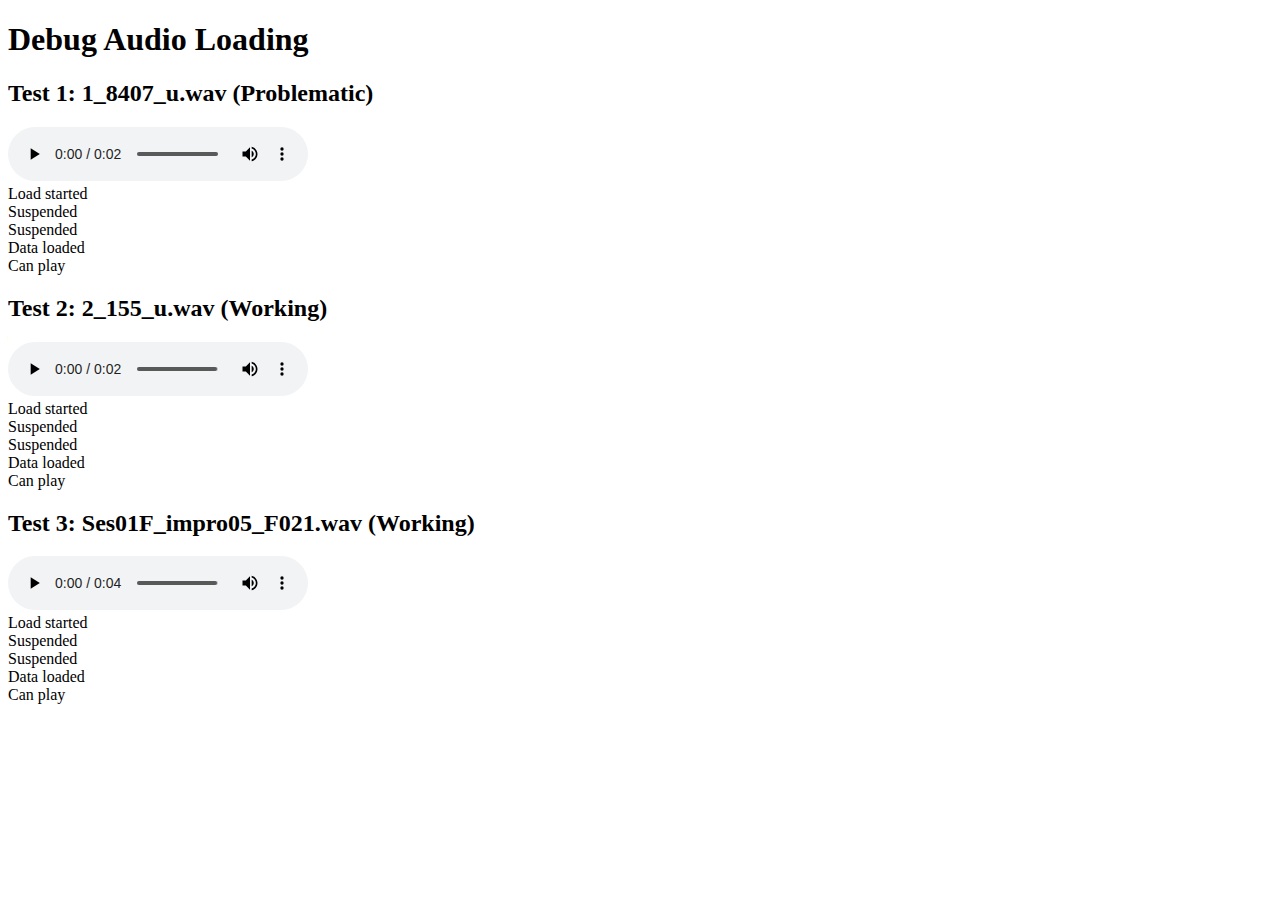
<file: debug-audio.html>
<!DOCTYPE html>
<html>

<head>
    <title>Debug Audio Issue</title>
</head>

<body>
    <h1>Debug Audio Loading</h1>

    <h2>Test 1: 1_8407_u.wav (Problematic)</h2>
    <audio id="audio1" controls>
        <source src="1_8407_u.wav" type="audio/wav">
    </audio>
    <div id="status1"></div>

    <h2>Test 2: 2_155_u.wav (Working)</h2>
    <audio id="audio2" controls>
        <source src="2_155_u.wav" type="audio/wav">
    </audio>
    <div id="status2"></div>

    <h2>Test 3: Ses01F_impro05_F021.wav (Working)</h2>
    <audio id="audio3" controls>
        <source src="Ses01F_impro05_F021.wav" type="audio/wav">
    </audio>
    <div id="status3"></div>

    <script>
        function setupAudioListeners(audioId, statusId) {
            const audio = document.getElementById(audioId);
            const status = document.getElementById(statusId);

            audio.addEventListener('loadstart', () => {
                status.innerHTML += 'Load started<br>';
            });

            audio.addEventListener('loadeddata', () => {
                status.innerHTML += 'Data loaded<br>';
            });

            audio.addEventListener('canplay', () => {
                status.innerHTML += 'Can play<br>';
            });

            audio.addEventListener('error', (e) => {
                status.innerHTML += `Error: ${e.type}<br>`;
                status.innerHTML += `Error code: ${audio.error ? audio.error.code : 'unknown'}<br>`;
                status.innerHTML += `Error message: ${audio.error ? audio.error.message : 'unknown'}<br>`;
            });

            audio.addEventListener('stalled', () => {
                status.innerHTML += 'Stalled<br>';
            });

            audio.addEventListener('suspend', () => {
                status.innerHTML += 'Suspended<br>';
            });
        }

        setupAudioListeners('audio1', 'status1');
        setupAudioListeners('audio2', 'status2');
        setupAudioListeners('audio3', 'status3');
    </script>
</body>

</html>
</file>
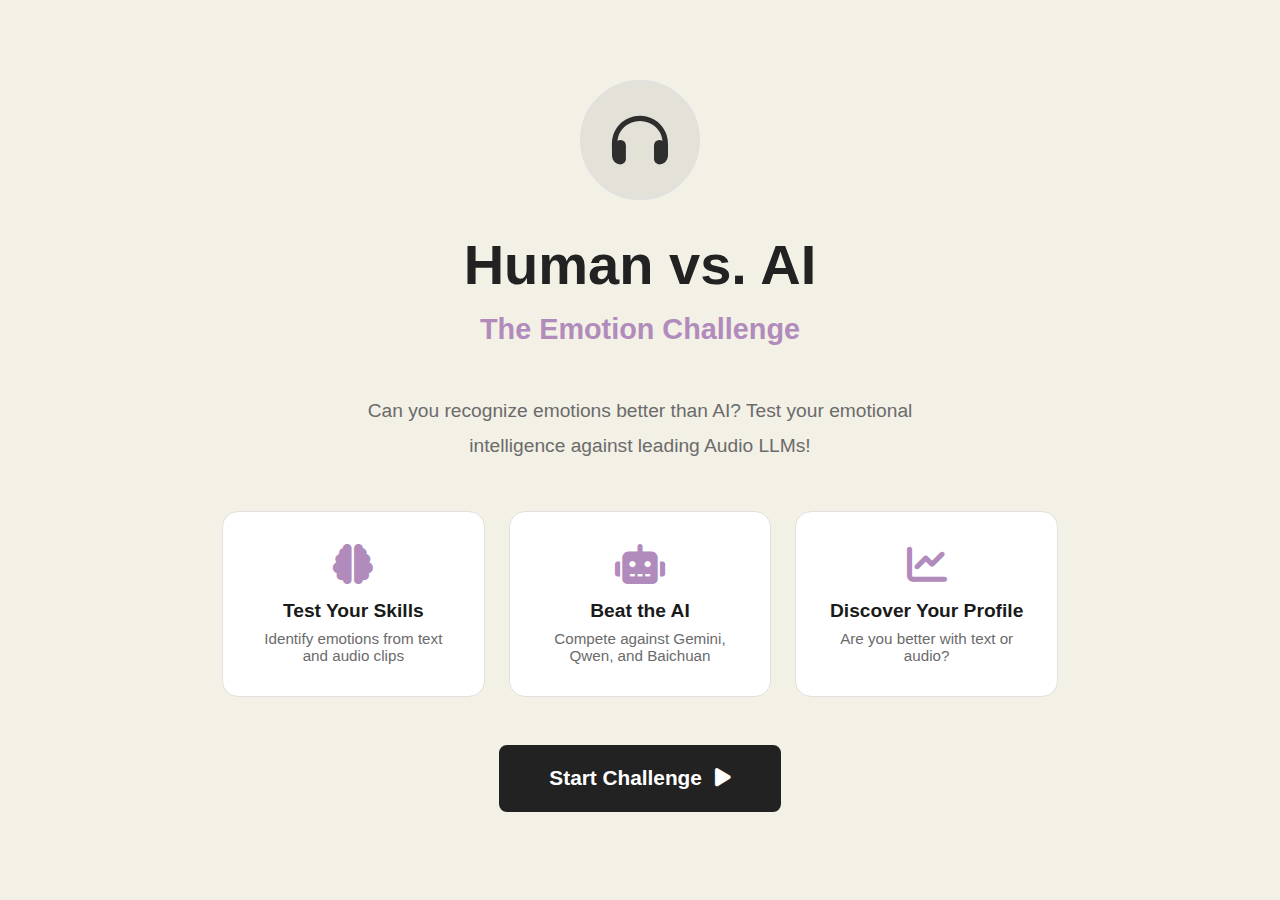
<file: game.html>
<!DOCTYPE html>
<html lang="en">

<head>
    <meta charset="UTF-8">
    <meta name="viewport" content="width=device-width, initial-scale=1.0">
    <title>Human vs. AI: The Emotion Challenge | LISTEN</title>
    <link rel="stylesheet" href="https://cdnjs.cloudflare.com/ajax/libs/font-awesome/6.0.0/css/all.min.css">
    <style>
        * {
            margin: 0;
            padding: 0;
            box-sizing: border-box;
        }

        body {
            font-family: -apple-system, BlinkMacSystemFont, 'Segoe UI', Roboto, 'Helvetica Neue', Arial, sans-serif;
            background: #F3F0E6;
            min-height: 100vh;
            overflow-x: hidden;
        }

        .game-container {
            max-width: 900px;
            margin: 0 auto;
            padding: 2rem;
        }

        /* Intro Screen */
        .intro-screen {
            text-align: center;
            color: #1A1A1A;
            animation: fadeIn 0.8s ease-in;
        }

        .logo-container {
            margin: 3rem 0;
        }

        .audio-icon {
            width: 120px;
            height: 120px;
            background: rgba(46, 46, 46, 0.08);
            border-radius: 50%;
            display: flex;
            align-items: center;
            justify-content: center;
            margin: 0 auto 2rem;
            backdrop-filter: blur(10px);
            animation: pulse 2s infinite;
            border: 2px solid #E2E0DD;
        }

        .audio-icon i {
            font-size: 3.5rem;
            color: #2E2E2E;
        }

        h1 {
            font-size: 3.5rem;
            margin-bottom: 1rem;
            color: #222222;
            font-weight: 700;
        }

        .subtitle {
            font-size: 1.8rem;
            margin-bottom: 2rem;
            color: #B08BBB;
            font-weight: 600;
        }

        .intro-text {
            font-size: 1.2rem;
            max-width: 600px;
            margin: 0 auto 3rem;
            line-height: 1.8;
            color: #6B6B6B;
        }

        .info-grid {
            display: grid;
            grid-template-columns: repeat(auto-fit, minmax(250px, 1fr));
            gap: 1.5rem;
            margin: 3rem 0;
        }

        .info-card {
            background: white;
            padding: 2rem;
            border-radius: 1rem;
            border: 1px solid #E2E0DD;
            transition: transform 0.3s ease, box-shadow 0.3s ease;
        }

        .info-card:hover {
            transform: translateY(-5px);
            box-shadow: 0 8px 24px rgba(0, 0, 0, 0.1);
        }

        .info-card i {
            font-size: 2.5rem;
            margin-bottom: 1rem;
            color: #B08BBB;
        }

        .info-card h3 {
            font-size: 1.2rem;
            margin-bottom: 0.5rem;
            color: #1A1A1A;
        }

        .info-card p {
            color: #6B6B6B;
            font-size: 0.95rem;
        }

        .start-button {
            background: #222222;
            color: white;
            font-size: 1.3rem;
            padding: 1.2rem 3rem;
            border: 2px solid #222222;
            border-radius: 0.5rem;
            cursor: pointer;
            font-weight: 600;
            transition: all 0.3s ease;
            display: inline-flex;
            align-items: center;
            gap: 0.8rem;
        }

        .start-button:hover {
            background: transparent;
            color: #222222;
            transform: translateY(-2px);
        }

        /* Game Screen */
        .game-screen {
            display: none;
        }

        .game-screen.active {
            display: block;
            animation: fadeIn 0.5s ease-in;
        }

        .progress-bar {
            background: rgba(46, 46, 46, 0.1);
            height: 8px;
            border-radius: 1rem;
            margin-bottom: 2rem;
            overflow: hidden;
        }

        .progress-fill {
            background: linear-gradient(90deg, #B08BBB, #C7B8EA);
            height: 100%;
            transition: width 0.5s ease;
        }

        .round-info {
            text-align: center;
            color: #1A1A1A;
            margin-bottom: 2rem;
        }

        .round-number {
            font-size: 1.1rem;
            color: #6B6B6B;
            margin-bottom: 0.5rem;
        }

        .scenario-card {
            background: white;
            border-radius: 1rem;
            padding: 2.5rem;
            box-shadow: 0 4px 12px rgba(0, 0, 0, 0.1);
            border: 1px solid #E2E0DD;
            margin-bottom: 2rem;
        }

        .scenario-header {
            text-align: center;
            margin-bottom: 2rem;
        }

        .audio-placeholder {
            background: #F8F7F5;
            color: #1A1A1A;
            padding: 2rem;
            border-radius: 1rem;
            margin: 2rem 0;
            text-align: center;
            border: 2px solid #E2E0DD;
        }

        .audio-placeholder i {
            font-size: 3rem;
            margin-bottom: 1rem;
            display: block;
            animation: pulse 2s infinite;
            color: #B08BBB;
        }

        .audio-player {
            background: #F8F7F5;
            padding: 2rem;
            border-radius: 1rem;
            margin: 2rem 0;
            text-align: center;
            border: 2px solid #E2E0DD;
        }

        .audio-player audio {
            width: 100%;
            max-width: 500px;
            margin-top: 1rem;
        }

        .audio-player i {
            font-size: 3rem;
            margin-bottom: 1rem;
            display: block;
            color: #B08BBB;
        }

        .scenario-text {
            font-size: 1.8rem;
            font-weight: 600;
            color: #1A1A1A;
            margin: 1.5rem 0;
            text-align: center;
            font-style: italic;
        }

        .cue-info {
            display: grid;
            grid-template-columns: 1fr 1fr;
            gap: 1rem;
            margin: 2rem 0;
        }

        .cue-box {
            padding: 1rem;
            border-radius: 0.5rem;
            text-align: center;
        }

        .lexical-cue {
            background: #F0F4FF;
            border-left: 4px solid #2E2E2E;
        }

        .acoustic-cue {
            background: #FEF9F0;
            border-left: 4px solid #B08BBB;
        }

        .cue-label {
            font-size: 0.9rem;
            font-weight: 600;
            text-transform: uppercase;
            color: #6B6B6B;
            margin-bottom: 0.5rem;
        }

        .cue-value {
            font-size: 1.1rem;
            font-weight: 700;
            color: #1A1A1A;
        }

        .question {
            font-size: 1.2rem;
            color: #1A1A1A;
            margin: 2rem 0 1.5rem;
            text-align: center;
            font-weight: 600;
        }

        .emotion-grid {
            display: grid;
            grid-template-columns: repeat(auto-fit, minmax(140px, 1fr));
            gap: 1rem;
            margin: 2rem 0;
        }

        .emotion-button {
            background: #F8F7F5;
            border: 2px solid #E2E0DD;
            padding: 1.2rem;
            border-radius: 0.5rem;
            cursor: pointer;
            transition: all 0.3s ease;
            font-size: 1rem;
            font-weight: 600;
            color: #1A1A1A;
        }

        .emotion-button:hover {
            background: #F0F4FF;
            border-color: #B08BBB;
            transform: translateY(-3px);
            box-shadow: 0 4px 12px rgba(176, 139, 187, 0.2);
        }

        .emotion-button.selected {
            background: #2E2E2E;
            color: white;
            border-color: #2E2E2E;
            transform: scale(1.05);
        }

        /* AI Response */
        .ai-response {
            display: none;
            margin-top: 2rem;
            padding: 2rem;
            background: #F8F7F5;
            border-radius: 1rem;
            border: 1px solid #E2E0DD;
        }

        .ai-response.show {
            display: block;
            animation: slideUp 0.5s ease;
        }

        .ai-header {
            font-size: 1.3rem;
            font-weight: 700;
            color: #1A1A1A;
            margin-bottom: 1.5rem;
            text-align: center;
        }

        .ai-grid {
            display: grid;
            grid-template-columns: repeat(auto-fit, minmax(200px, 1fr));
            gap: 1rem;
            margin-bottom: 1.5rem;
        }

        .ai-prediction {
            background: white;
            padding: 1.2rem;
            border-radius: 0.75rem;
            border-left: 4px solid #E2E0DD;
        }

        .ai-prediction.correct {
            border-left-color: #4E9A77;
            background: #F0FDF4;
        }

        .ai-prediction.incorrect {
            border-left-color: #B66161;
            background: #FEF2F2;
        }

        .ai-name {
            font-weight: 700;
            color: #1A1A1A;
            margin-bottom: 0.5rem;
            display: flex;
            align-items: center;
            gap: 0.5rem;
        }

        .ai-guess {
            font-size: 1.1rem;
            color: #6B6B6B;
        }

        .correct-answer {
            background: linear-gradient(135deg, #4E9A77, #3A7A5D);
            color: white;
            padding: 1.5rem;
            border-radius: 1rem;
            text-align: center;
            margin: 1.5rem 0;
        }

        .correct-answer-label {
            font-size: 0.9rem;
            opacity: 0.9;
            margin-bottom: 0.5rem;
        }

        .correct-answer-value {
            font-size: 1.8rem;
            font-weight: 700;
        }

        .insight-box {
            background: #F0F4FF;
            border-left: 4px solid #B08BBB;
            padding: 1.5rem;
            border-radius: 0.5rem;
            margin: 1.5rem 0;
        }

        .insight-box i {
            color: #B08BBB;
            margin-right: 0.5rem;
        }

        .next-button {
            background: #222222;
            color: white;
            border: 2px solid #222222;
            padding: 1rem 2.5rem;
            border-radius: 0.5rem;
            font-size: 1.1rem;
            font-weight: 600;
            cursor: pointer;
            display: block;
            margin: 2rem auto 0;
            transition: all 0.3s ease;
        }

        .next-button:hover {
            background: transparent;
            color: #222222;
            transform: translateY(-2px);
        }

        /* Results Screen */
        .results-screen {
            display: none;
            color: #1A1A1A;
            text-align: center;
        }

        .results-screen.active {
            display: block;
            animation: fadeIn 0.8s ease-in;
        }

        .trophy-icon {
            width: 150px;
            height: 150px;
            background: white;
            border-radius: 50%;
            display: flex;
            align-items: center;
            justify-content: center;
            margin: 2rem auto;
            border: 2px solid #E2E0DD;
        }

        .trophy-icon i {
            font-size: 4rem;
            color: #C8A44B;
        }

        .results-title {
            font-size: 2.5rem;
            margin-bottom: 1rem;
            color: #222222;
        }

        .score-summary {
            display: grid;
            grid-template-columns: repeat(auto-fit, minmax(200px, 1fr));
            gap: 1.5rem;
            margin: 3rem 0;
        }

        .score-card {
            background: white;
            padding: 2rem;
            border-radius: 1rem;
            border: 1px solid #E2E0DD;
        }

        .score-card.winner {
            border: 2px solid #C8A44B;
            box-shadow: 0 0 30px rgba(200, 164, 75, 0.3);
        }

        .score-label {
            font-size: 1rem;
            color: #6B6B6B;
            margin-bottom: 0.5rem;
        }

        .score-value {
            font-size: 2.5rem;
            font-weight: 700;
            color: #B08BBB;
        }

        .profile-section {
            background: white;
            padding: 2.5rem;
            border-radius: 1rem;
            margin: 2rem 0;
            border: 1px solid #E2E0DD;
        }

        .profile-title {
            font-size: 1.8rem;
            margin-bottom: 2rem;
            color: #222222;
        }

        .profile-bars {
            max-width: 500px;
            margin: 0 auto;
        }

        .profile-bar {
            margin-bottom: 1.5rem;
        }

        .bar-label {
            display: flex;
            justify-content: space-between;
            margin-bottom: 0.5rem;
            font-weight: 600;
            color: #1A1A1A;
        }

        .bar-container {
            background: #F8F7F5;
            height: 40px;
            border-radius: 0.5rem;
            overflow: hidden;
            position: relative;
            border: 1px solid #E2E0DD;
        }

        .bar-fill {
            height: 100%;
            border-radius: 0.5rem;
            transition: width 1s ease;
            display: flex;
            align-items: center;
            justify-content: center;
            font-weight: 700;
        }

        .bar-fill.lexical {
            background: linear-gradient(90deg, #2E2E2E, #4A4A4A);
        }

        .bar-fill.acoustic {
            background: linear-gradient(90deg, #B08BBB, #C7B8EA);
        }

        .profile-verdict {
            background: #FEF9F0;
            border: 2px solid #C8A44B;
            padding: 1.5rem;
            border-radius: 1rem;
            margin-top: 2rem;
            font-size: 1.1rem;
            line-height: 1.8;
            color: #1A1A1A;
        }

        .research-cta {
            background: #222222;
            color: white;
            padding: 2.5rem;
            border-radius: 1rem;
            margin: 3rem 0;
        }

        .research-cta h3 {
            font-size: 1.8rem;
            margin-bottom: 1rem;
            color: white;
        }

        .research-cta p {
            color: rgba(255, 255, 255, 0.85);
            margin-bottom: 1.5rem;
            line-height: 1.8;
        }

        .cta-buttons {
            display: flex;
            gap: 1rem;
            justify-content: center;
            flex-wrap: wrap;
        }

        .cta-button {
            padding: 1rem 2rem;
            border-radius: 0.5rem;
            text-decoration: none;
            font-weight: 600;
            transition: all 0.3s ease;
            display: inline-flex;
            align-items: center;
            gap: 0.5rem;
        }

        .cta-primary {
            background: white;
            color: #222222;
            border: 2px solid white;
        }

        .cta-primary:hover {
            background: transparent;
            color: white;
        }

        .cta-secondary {
            background: transparent;
            color: white;
            border: 2px solid rgba(255, 255, 255, 0.3);
        }

        .cta-secondary:hover {
            border-color: white;
        }

        .restart-button {
            background: transparent;
            color: #222222;
            border: 2px solid #222222;
            padding: 1rem 2.5rem;
            border-radius: 0.5rem;
            font-size: 1.1rem;
            font-weight: 600;
            cursor: pointer;
            margin-top: 2rem;
            transition: all 0.3s ease;
        }

        .restart-button:hover {
            background: #222222;
            color: white;
        }

        /* Animations */
        @keyframes fadeIn {
            from {
                opacity: 0;
                transform: translateY(20px);
            }

            to {
                opacity: 1;
                transform: translateY(0);
            }
        }

        @keyframes slideUp {
            from {
                opacity: 0;
                transform: translateY(30px);
            }

            to {
                opacity: 1;
                transform: translateY(0);
            }
        }

        @keyframes pulse {

            0%,
            100% {
                transform: scale(1);
            }

            50% {
                transform: scale(1.05);
            }
        }

        /* Responsive */
        @media (max-width: 768px) {
            h1 {
                font-size: 2.5rem;
            }

            .subtitle {
                font-size: 1.3rem;
            }

            .info-grid {
                grid-template-columns: 1fr;
            }

            .emotion-grid {
                grid-template-columns: repeat(2, 1fr);
            }

            .score-summary {
                grid-template-columns: 1fr;
            }
        }
    </style>
</head>

<body>
    <div class="game-container">
        <!-- Intro Screen -->
        <div class="intro-screen active" id="introScreen">
            <div class="logo-container">
                <div class="audio-icon">
                    <i class="fas fa-headphones"></i>
                </div>
                <h1>Human vs. AI</h1>
                <p class="subtitle">The Emotion Challenge</p>
            </div>

            <p class="intro-text">
                Can you recognize emotions better than AI?
                Test your emotional intelligence against leading Audio LLMs!
            </p>

            <div class="info-grid">
                <div class="info-card">
                    <i class="fas fa-brain"></i>
                    <h3>Test Your Skills</h3>
                    <p>Identify emotions from text and audio clips</p>
                </div>
                <div class="info-card">
                    <i class="fas fa-robot"></i>
                    <h3>Beat the AI</h3>
                    <p>Compete against Gemini, Qwen, and Baichuan</p>
                </div>
                <div class="info-card">
                    <i class="fas fa-chart-line"></i>
                    <h3>Discover Your Profile</h3>
                    <p>Are you better with text or audio?</p>
                </div>
            </div>

            <button class="start-button" onclick="startGame()">
                Start Challenge <i class="fas fa-play"></i>
            </button>
        </div>

        <!-- Game Screen -->
        <div class="game-screen" id="gameScreen">
            <div class="progress-bar">
                <div class="progress-fill" id="progressBar"></div>
            </div>

            <div class="round-info">
                <div class="round-number" id="roundNumber">Round 1 of 6</div>
            </div>

            <div class="scenario-card">
                <div class="scenario-header">
                    <div class="audio-player" id="audioPlayer" style="display: none;">
                        <i class="fas fa-volume-up"></i>
                        <div>Listen to the audio clip</div>
                        <audio controls id="audioElement">
                            <source id="audioSource" src="" type="audio/wav">
                            Your browser does not support the audio element.
                        </audio>
                    </div>
                    <p class="scenario-text" id="scenarioText" style="display: none;"></p>
                </div>

                <p class="question">What emotion is being expressed?</p>

                <div class="emotion-grid" id="emotionGrid">
                    <!-- Emotions will be populated by JS -->
                </div>

                <div class="ai-response" id="aiResponse">
                    <h3 class="ai-header">How did the AI models respond?</h3>

                    <div class="correct-answer">
                        <div class="correct-answer-label">Correct Answer</div>
                        <div class="correct-answer-value" id="correctEmotion">Sad</div>
                    </div>

                    <div class="ai-grid" id="aiGrid">
                        <!-- AI predictions will be populated by JS -->
                    </div>

                    <div class="insight-box" id="insightBox">
                        <i class="fas fa-lightbulb"></i>
                        <strong>Insight:</strong> <span id="insightText"></span>
                    </div>

                    <button class="next-button" onclick="nextRound()">
                        Next Round <i class="fas fa-arrow-right"></i>
                    </button>
                </div>
            </div>
        </div>

        <!-- Results Screen -->
        <div class="results-screen" id="resultsScreen">
            <div class="trophy-icon">
                <i class="fas fa-trophy"></i>
            </div>
            <h2 class="results-title">Challenge Complete!</h2>

            <div class="score-summary" id="scoreSummary">
                <!-- Scores will be populated by JS -->
            </div>

            <div class="profile-section">
                <h3 class="profile-title">Your Emotion Recognition Profile</h3>
                <div class="profile-bars">
                    <div class="profile-bar">
                        <div class="bar-label">
                            <span>📝 Text-Based Questions</span>
                            <span id="lexicalPercent">0%</span>
                        </div>
                        <div class="bar-container">
                            <div class="bar-fill lexical" id="lexicalBar"></div>
                        </div>
                    </div>
                    <div class="profile-bar">
                        <div class="bar-label">
                            <span>🎵 Audio-Based Questions</span>
                            <span id="acousticPercent">0%</span>
                        </div>
                        <div class="bar-container">
                            <div class="bar-fill acoustic" id="acousticBar"></div>
                        </div>
                    </div>
                </div>
                <div class="profile-verdict" id="profileVerdict">
                    <!-- Verdict will be populated by JS -->
                </div>
            </div>

            <div class="research-cta">
                <h3>🔬 The Research Behind This Game</h3>
                <p>This challenge is based on the LISTEN benchmark, which reveals that most Audio LLMs over-rely on
                    lexical cues and struggle with acoustic emotion recognition—especially when cues conflict.</p>
                <div class="cta-buttons">
                    <a href="https://github.com/DeliJingyiC/LISTEN" class="cta-button cta-primary" target="_blank">
                        <i class="fab fa-github"></i> View Research
                    </a>
                    <a href="index.html#leaderboard" class="cta-button cta-secondary">
                        <i class="fas fa-chart-bar"></i> See Full Leaderboard
                    </a>
                </div>
            </div>

            <button class="restart-button" onclick="restartGame()">
                <i class="fas fa-redo"></i> Play Again
            </button>
        </div>
    </div>

    <script>
        const scenarios = [
            // Text-only questions
            {
                type: "text",
                text: "Yeah, it's a great time to be alive, isn't it?",
                correct: "happiness",
                emotions: ["disgust", "neutral", "ridicule", "frustration", "sadness", "anger", "excitement", "fear", "surprise", "happiness"],
                aiPredictions: {
                    "Gemini 2.5 Pro": { guess: "happiness", correct: true },
                    "Gemini 2.5 Flash": { guess: "happiness", correct: true },
                    "Qwen3-Omni": { guess: "happiness", correct: true },
                    "Qwen2.5-Omni": { guess: "happiness", correct: true },
                    "Baichuan-Omni": { guess: "happiness", correct: true }
                },
                insight: "All AI models correctly identified the positive sentiment! This straightforward expression of happiness is easy for both humans and AI to recognize."
            },
            {
                type: "text",
                text: "Great! Now we can do laundry all night. All night laundry!",
                correct: "happiness",
                emotions: ["disgust", "neutral", "ridicule", "frustration", "sadness", "anger", "excitement", "fear", "surprise", "happiness"],
                aiPredictions: {
                    "Gemini 2.5 Pro": { guess: "frustration", correct: false },
                    "Gemini 2.5 Flash": { guess: "happiness", correct: true },
                    "Qwen3-Omni": { guess: "happiness", correct: true },
                    "Qwen2.5-Omni": { guess: "happiness", correct: true },
                    "Baichuan-Omni": { guess: "ridicule", correct: false }
                },
                insight: "This is sarcastic happiness! The speaker is genuinely excited about doing laundry. Some models missed the sincere enthusiasm and detected sarcasm where there was none."
            },
            // Audio questions
            {
                type: "audio",
                audio: "/users/PAS2062/delijingyic/project/LISTEN-website/Ses01F_impro05_F021.wav",
                correct: "anger",
                emotions: ["disgust", "neutral", "ridicule", "frustration", "sadness", "anger", "excitement", "fear", "surprise", "happiness"],
                aiPredictions: {
                    "Gemini 2.5 Pro": { guess: "anger", correct: true },
                    "Gemini 2.5 Flash": { guess: "anger", correct: true },
                    "Qwen3-Omni": { guess: "anger", correct: true },
                    "Qwen2.5-Omni": { guess: "anger", correct: true },
                    "Baichuan-Omni": { guess: "anger", correct: true }
                },
                insight: "Perfect score for the AI models! The angry tone is clear and unmistakable in this audio clip."
            },
            {
                type: "audio",
                audio: "/users/PAS2062/delijingyic/project/LISTEN-website/Ses02F_impro03_M012.wav",
                correct: "happiness",
                emotions: ["disgust", "neutral", "ridicule", "frustration", "sadness", "anger", "excitement", "fear", "surprise", "happiness"],
                aiPredictions: {
                    "Gemini 2.5 Pro": { guess: "excitement", correct: false },
                    "Gemini 2.5 Flash": { guess: "excitement", correct: false },
                    "Qwen3-Omni": { guess: "surprise", correct: false },
                    "Qwen2.5-Omni": { guess: "fear", correct: false },
                    "Baichuan-Omni": { guess: "fear", correct: false }
                },
                insight: "All models failed! They confused happiness with excitement, surprise, or fear. This shows how challenging it is to distinguish between high-arousal positive emotions."
            },
            {
                type: "audio",
                audio: "/users/PAS2062/delijingyic/project/LISTEN-website/2_155_u.wav",
                correct: "anger",
                emotions: ["disgust", "neutral", "ridicule", "frustration", "sadness", "anger", "excitement", "fear", "surprise", "happiness"],
                aiPredictions: {
                    "Gemini 2.5 Pro": { guess: "anger", correct: true },
                    "Gemini 2.5 Flash": { guess: "ridicule", correct: false },
                    "Qwen3-Omni": { guess: "excitement", correct: false },
                    "Qwen2.5-Omni": { guess: "ridicule", correct: false },
                    "Baichuan-Omni": { guess: "ridicule", correct: false }
                },
                insight: "Only Gemini 2.5 Pro got this right! Most models confused anger with ridicule or even excitement, showing how subtle differences in tone can fool AI."
            },
            {
                type: "audio",
                audio: "/users/PAS2062/delijingyic/project/LISTEN-website/1_5166_u.wav",
                correct: "disgust",
                emotions: ["disgust", "neutral", "ridicule", "frustration", "sadness", "anger", "excitement", "fear", "surprise", "happiness"],
                aiPredictions: {
                    "Gemini 2.5 Pro": { guess: "frustration", correct: false },
                    "Gemini 2.5 Flash": { guess: "happiness", correct: false },
                    "Qwen3-Omni": { guess: "ridicule", correct: false },
                    "Qwen2.5-Omni": { guess: "ridicule", correct: false },
                    "Baichuan-Omni": { guess: "ridicule", correct: false }
                },
                insight: "Complete AI failure! No model recognized the disgust. This is a particularly challenging emotion that even state-of-the-art models struggle with."
            }
        ];

        let currentRound = 0;
        let userGuesses = [];
        let scores = {
            user: 0,
            "Gemini 2.5 Pro": 0,
            "Gemini 2.5 Flash": 0,
            "Qwen3-Omni": 0,
            "Qwen2.5-Omni": 0,
            "Baichuan-Omni": 0
        };

        function startGame() {
            document.getElementById('introScreen').classList.remove('active');
            document.getElementById('gameScreen').classList.add('active');
            loadScenario();
        }

        function loadScenario() {
            const scenario = scenarios[currentRound];
            const progress = ((currentRound + 1) / scenarios.length) * 100;
            document.getElementById('progressBar').style.width = progress + '%';
            document.getElementById('roundNumber').textContent = `Round ${currentRound + 1} of ${scenarios.length}`;

            // Handle text vs audio scenarios
            const audioPlayer = document.getElementById('audioPlayer');
            const scenarioText = document.getElementById('scenarioText');
            const audioElement = document.getElementById('audioElement');
            const audioSource = document.getElementById('audioSource');

            if (scenario.type === 'audio') {
                audioPlayer.style.display = 'block';
                scenarioText.style.display = 'none';
                audioSource.src = scenario.audio;
                audioElement.load();
            } else {
                audioPlayer.style.display = 'none';
                scenarioText.style.display = 'block';
                scenarioText.textContent = `"${scenario.text}"`;
            }

            const emotionGrid = document.getElementById('emotionGrid');
            emotionGrid.innerHTML = '';
            scenario.emotions.forEach(emotion => {
                const button = document.createElement('button');
                button.className = 'emotion-button';
                button.textContent = emotion.charAt(0).toUpperCase() + emotion.slice(1);
                button.onclick = () => selectEmotion(emotion, button);
                emotionGrid.appendChild(button);
            });

            document.getElementById('aiResponse').classList.remove('show');
        }

        function selectEmotion(emotion, button) {
            document.querySelectorAll('.emotion-button').forEach(btn => {
                btn.classList.remove('selected');
            });

            button.classList.add('selected');

            const scenario = scenarios[currentRound];
            const isCorrect = emotion === scenario.correct;

            userGuesses.push({
                round: currentRound,
                guess: emotion,
                correct: isCorrect
            });

            if (isCorrect) scores.user++;
            Object.keys(scenario.aiPredictions).forEach(model => {
                if (scenario.aiPredictions[model].correct) {
                    scores[model]++;
                }
            });

            showAIResponse(scenario);
        }

        function showAIResponse(scenario) {
            document.getElementById('correctEmotion').textContent =
                scenario.correct.charAt(0).toUpperCase() + scenario.correct.slice(1);

            const aiGrid = document.getElementById('aiGrid');
            aiGrid.innerHTML = '';

            Object.keys(scenario.aiPredictions).forEach(model => {
                const prediction = scenario.aiPredictions[model];
                const div = document.createElement('div');
                div.className = `ai-prediction ${prediction.correct ? 'correct' : 'incorrect'}`;
                div.innerHTML = `
                    <div class="ai-name">
                        <i class="fas fa-robot"></i>
                        ${model}
                        ${prediction.correct ? '<i class="fas fa-check-circle" style="color: #4E9A77;"></i>' : '<i class="fas fa-times-circle" style="color: #B66161;"></i>'}
                    </div>
                    <div class="ai-guess">
                        Guessed: ${prediction.guess.charAt(0).toUpperCase() + prediction.guess.slice(1)}
                    </div>
                `;
                aiGrid.appendChild(div);
            });

            document.getElementById('insightText').textContent = scenario.insight;
            document.getElementById('aiResponse').classList.add('show');
        }

        function nextRound() {
            currentRound++;
            if (currentRound < scenarios.length) {
                loadScenario();
            } else {
                showResults();
            }
        }

        function showResults() {
            document.getElementById('gameScreen').classList.remove('active');
            document.getElementById('resultsScreen').classList.add('active');

            const textCorrect = userGuesses.filter((g, i) => g.correct && scenarios[i].type === 'text').length;
            const audioCorrect = userGuesses.filter((g, i) => g.correct && scenarios[i].type === 'audio').length;
            const textTotal = scenarios.filter(s => s.type === 'text').length;
            const audioTotal = scenarios.filter(s => s.type === 'audio').length;
            const textPercent = textTotal > 0 ? Math.round((textCorrect / textTotal) * 100) : 0;
            const audioPercent = audioTotal > 0 ? Math.round((audioCorrect / audioTotal) * 100) : 0;

            const scoreSummary = document.getElementById('scoreSummary');
            scoreSummary.innerHTML = '';

            const sortedScores = Object.entries(scores).sort((a, b) => b[1] - a[1]);

            sortedScores.forEach(([name, score]) => {
                const div = document.createElement('div');
                div.className = 'score-card';
                if (score === Math.max(...Object.values(scores))) {
                    div.classList.add('winner');
                }
                div.innerHTML = `
                    <div class="score-label">${name === 'user' ? '👤 You' : '🤖 ' + name}</div>
                    <div class="score-value">${score}/${scenarios.length}</div>
                `;
                scoreSummary.appendChild(div);
            });

            setTimeout(() => {
                document.getElementById('lexicalBar').style.width = textPercent + '%';
                document.getElementById('acousticBar').style.width = audioPercent + '%';
                document.getElementById('lexicalPercent').textContent = textPercent + '%';
                document.getElementById('acousticPercent').textContent = audioPercent + '%';
            }, 500);

            const verdict = document.getElementById('profileVerdict');
            let verdictText = '';

            const aiScores = Object.entries(scores).filter(([name]) => name !== 'user').map(([, score]) => score);
            const maxAiScore = Math.max(...aiScores);

            if (textPercent > audioPercent && textPercent >= 75) {
                verdictText = '📖 <strong>Text Expert:</strong> You excel at reading emotional content from written text! Your comprehension skills are sharp.';
            } else if (audioPercent > textPercent && audioPercent >= 75) {
                verdictText = '🎵 <strong>Audio Expert:</strong> You have a great ear for vocal emotions! You can pick up on subtle acoustic cues that many miss.';
            } else {
                verdictText = '⚖️ <strong>Balanced Recognizer:</strong> You perform well with both text and audio emotion recognition. This balanced skill set is valuable!';
            }

            if (scores.user === scenarios.length) {
                verdictText += '<br><br>🏆 <strong>Perfect Score!</strong> You beat all the AI models. Your emotional intelligence is exceptional!';
            } else if (scores.user >= maxAiScore) {
                verdictText += '<br><br>🎉 <strong>You beat the AIs!</strong> Your emotional intelligence surpasses current state-of-the-art models.';
            }

            verdict.innerHTML = verdictText;
        }

        function restartGame() {
            currentRound = 0;
            userGuesses = [];
            scores = {
                user: 0,
                "Gemini 2.5 Pro": 0,
                "Gemini 2.5 Flash": 0,
                "Qwen3-Omni": 0,
                "Qwen2.5-Omni": 0,
                "Baichuan-Omni": 0
            };

            document.getElementById('resultsScreen').classList.remove('active');
            document.getElementById('introScreen').classList.add('active');
        }
    </script>
</body>

</html>
</file>
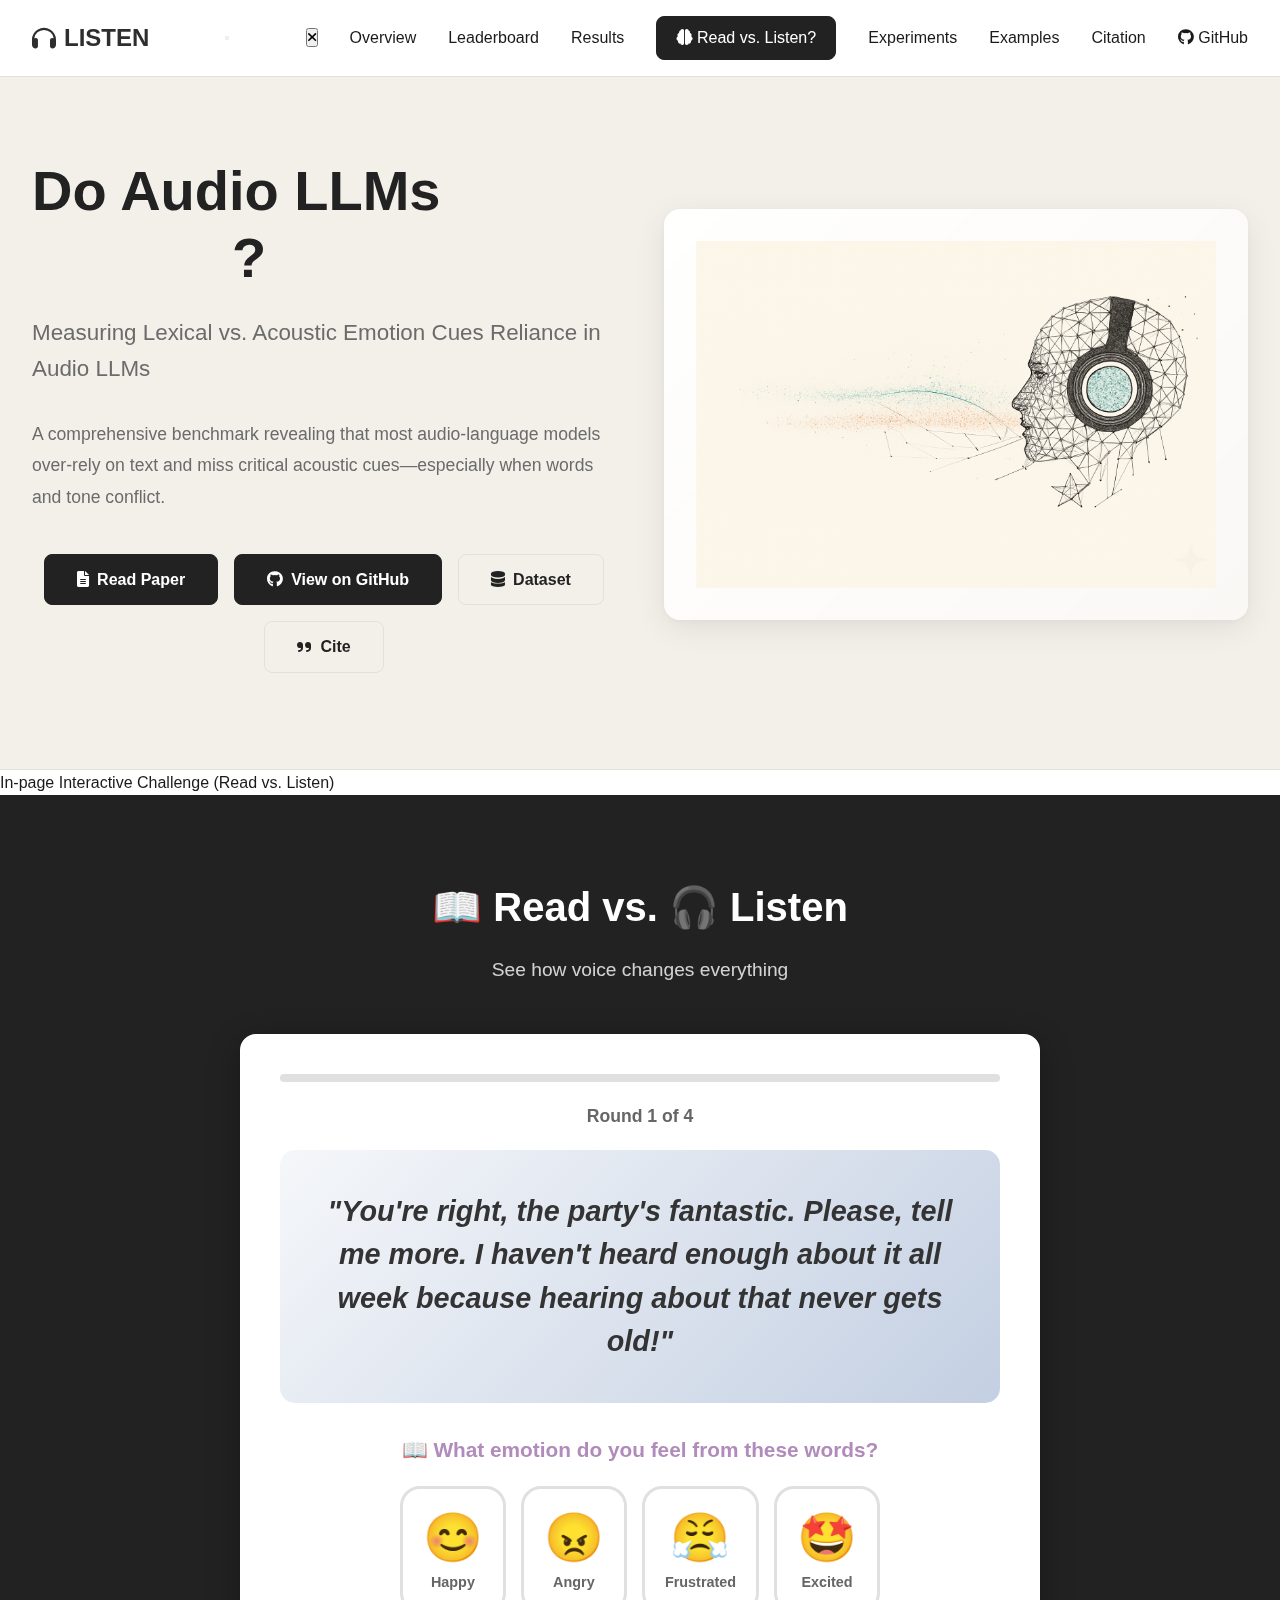
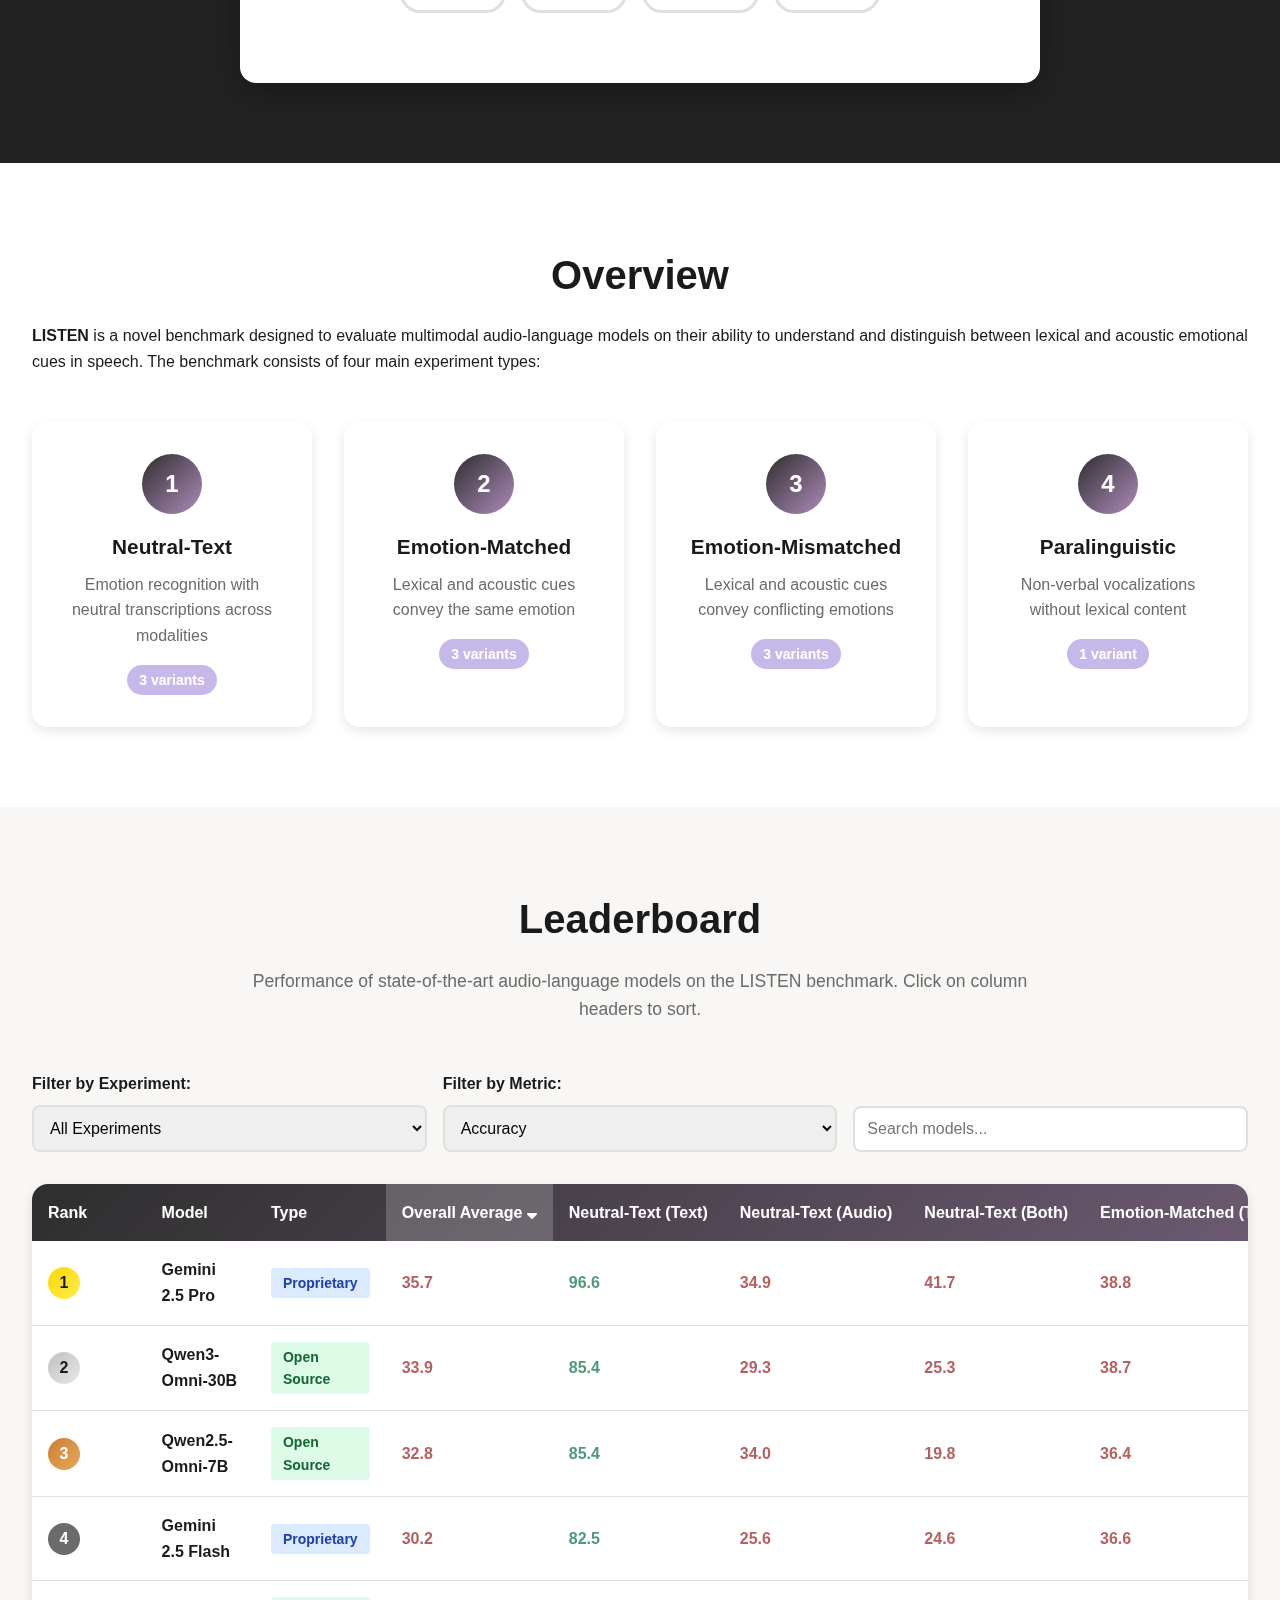
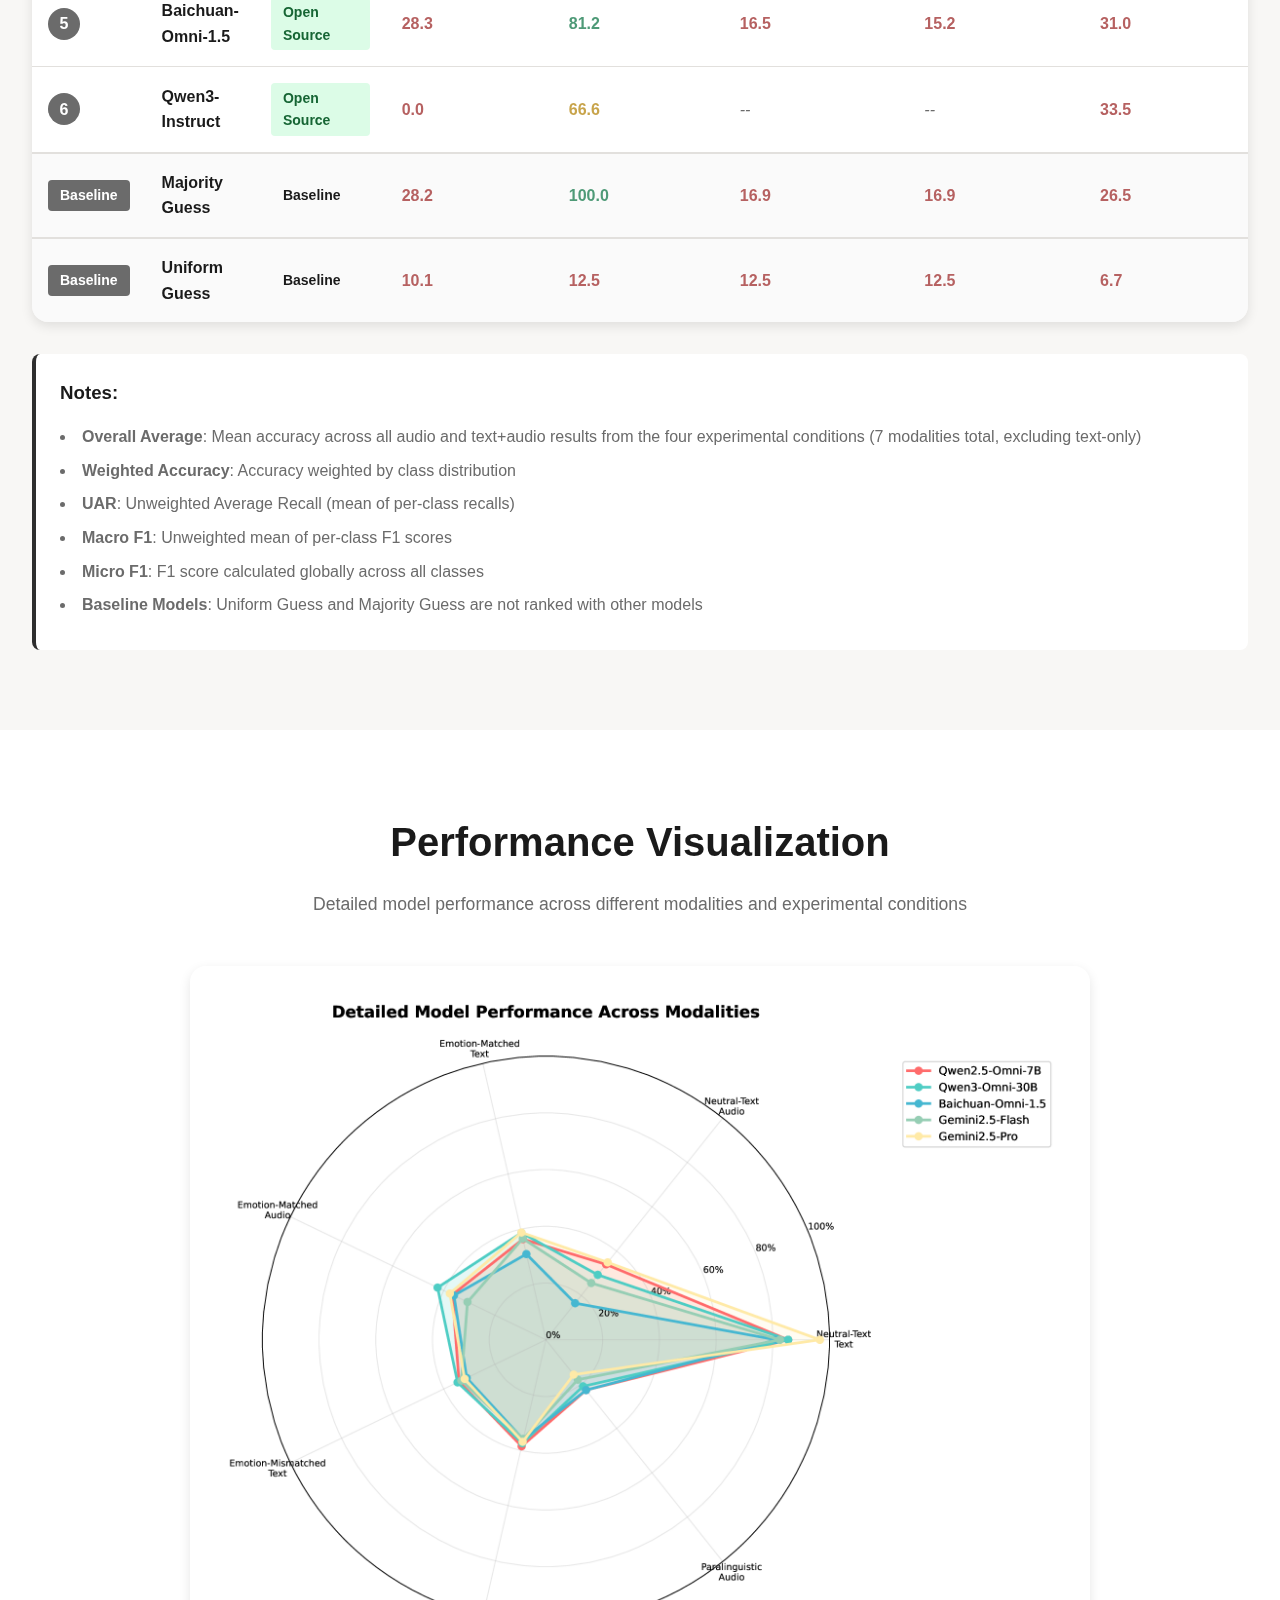
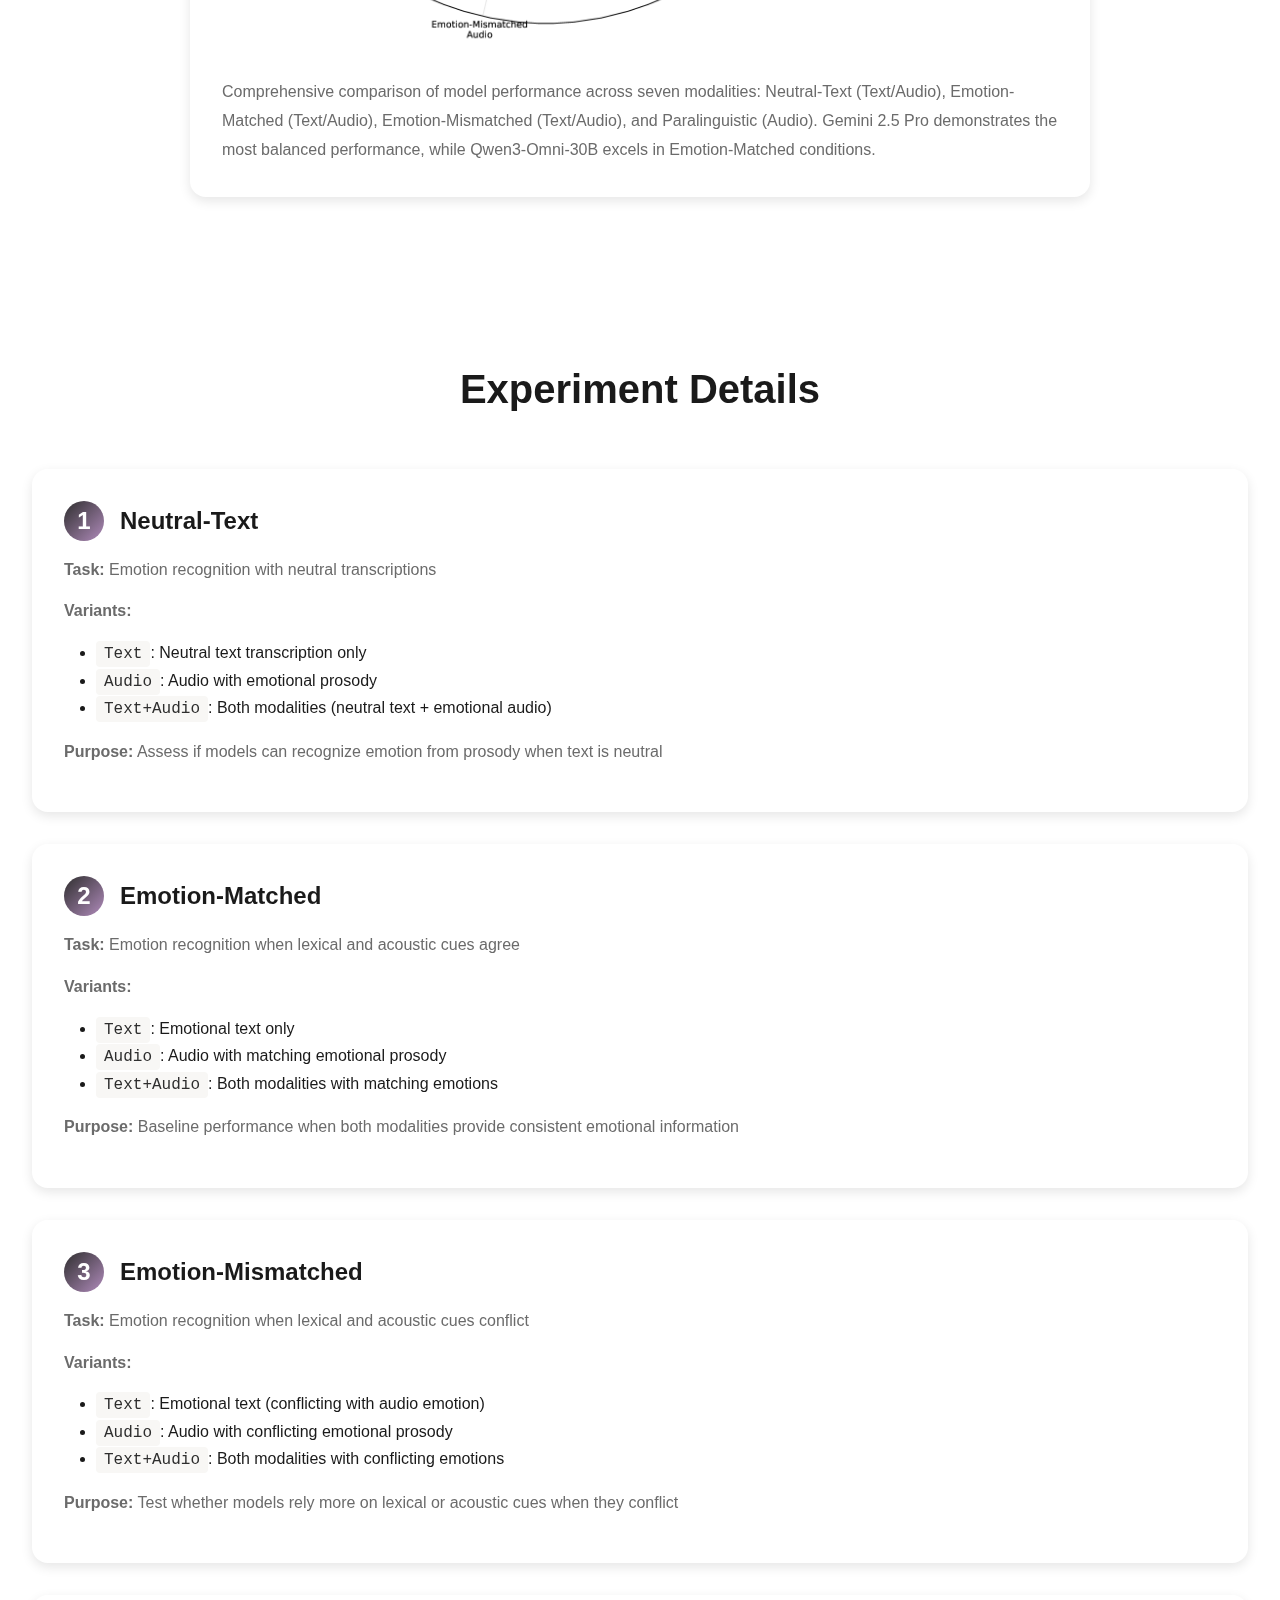
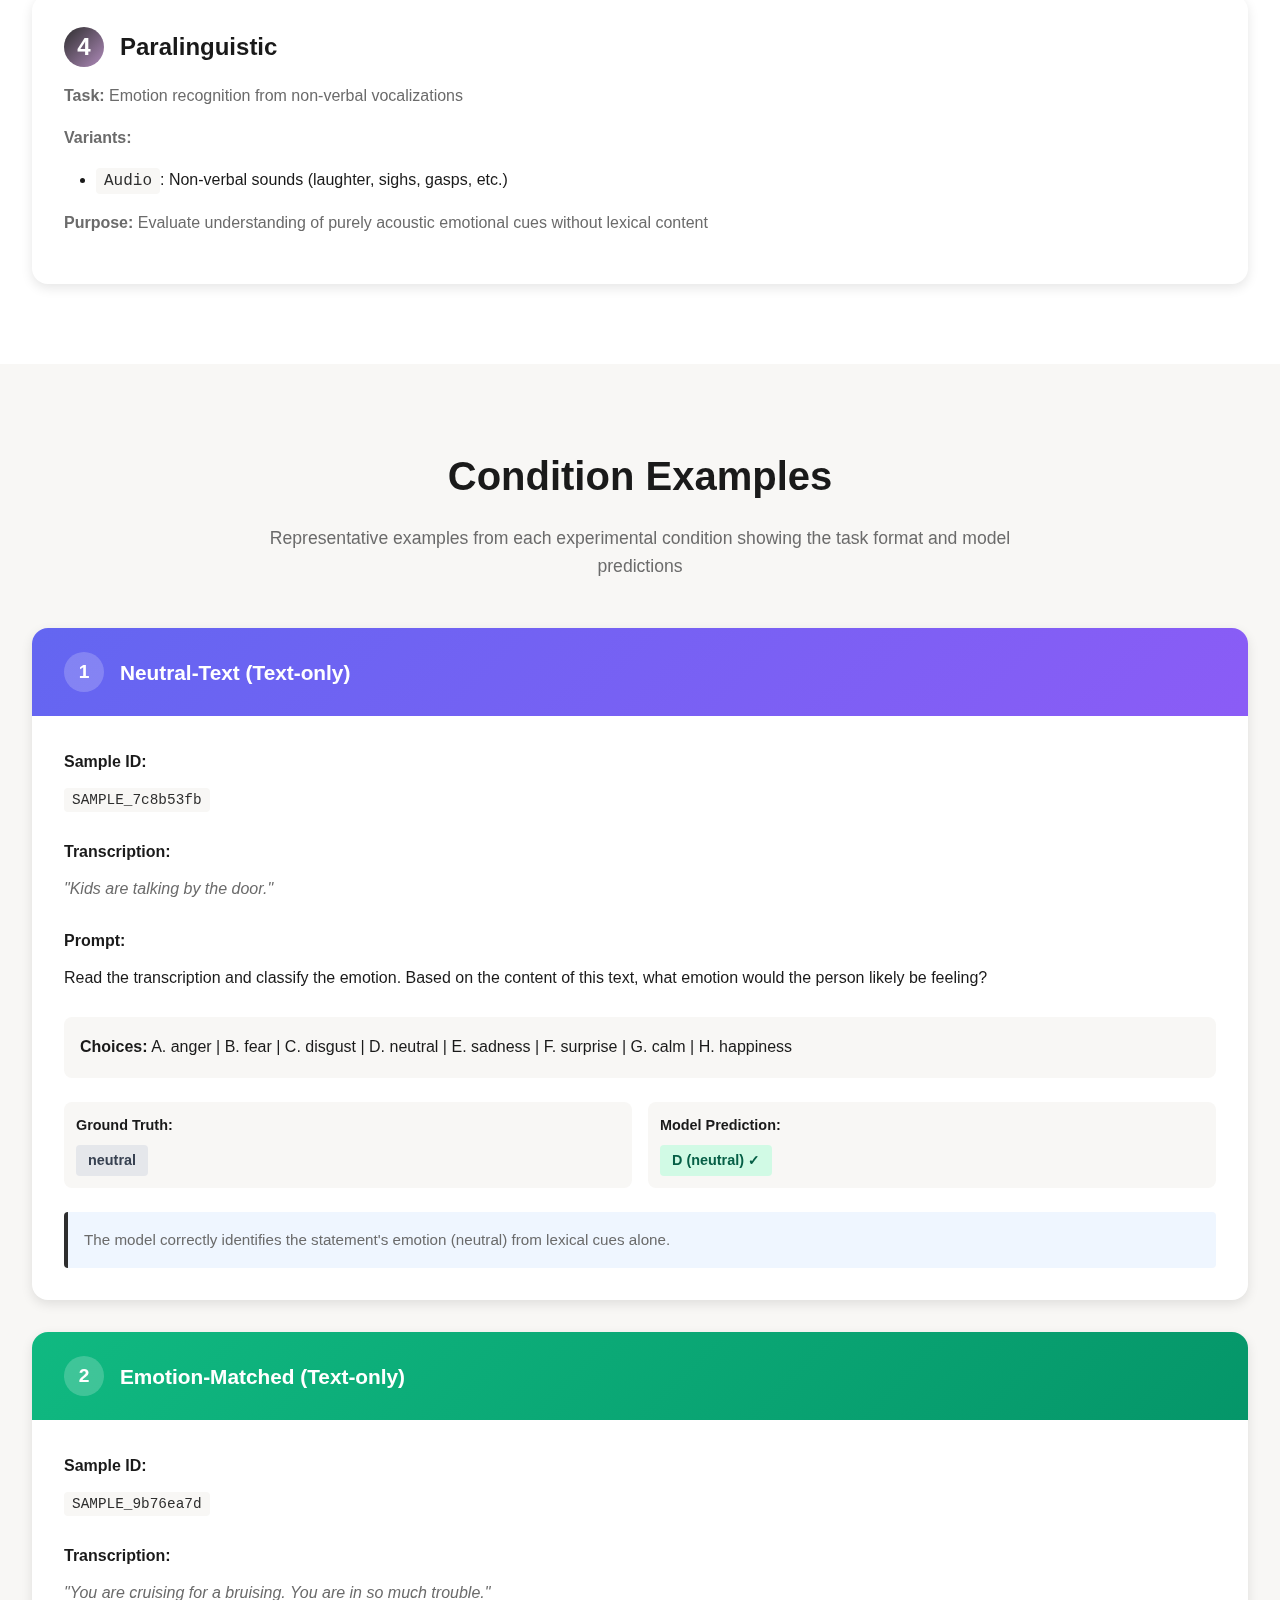
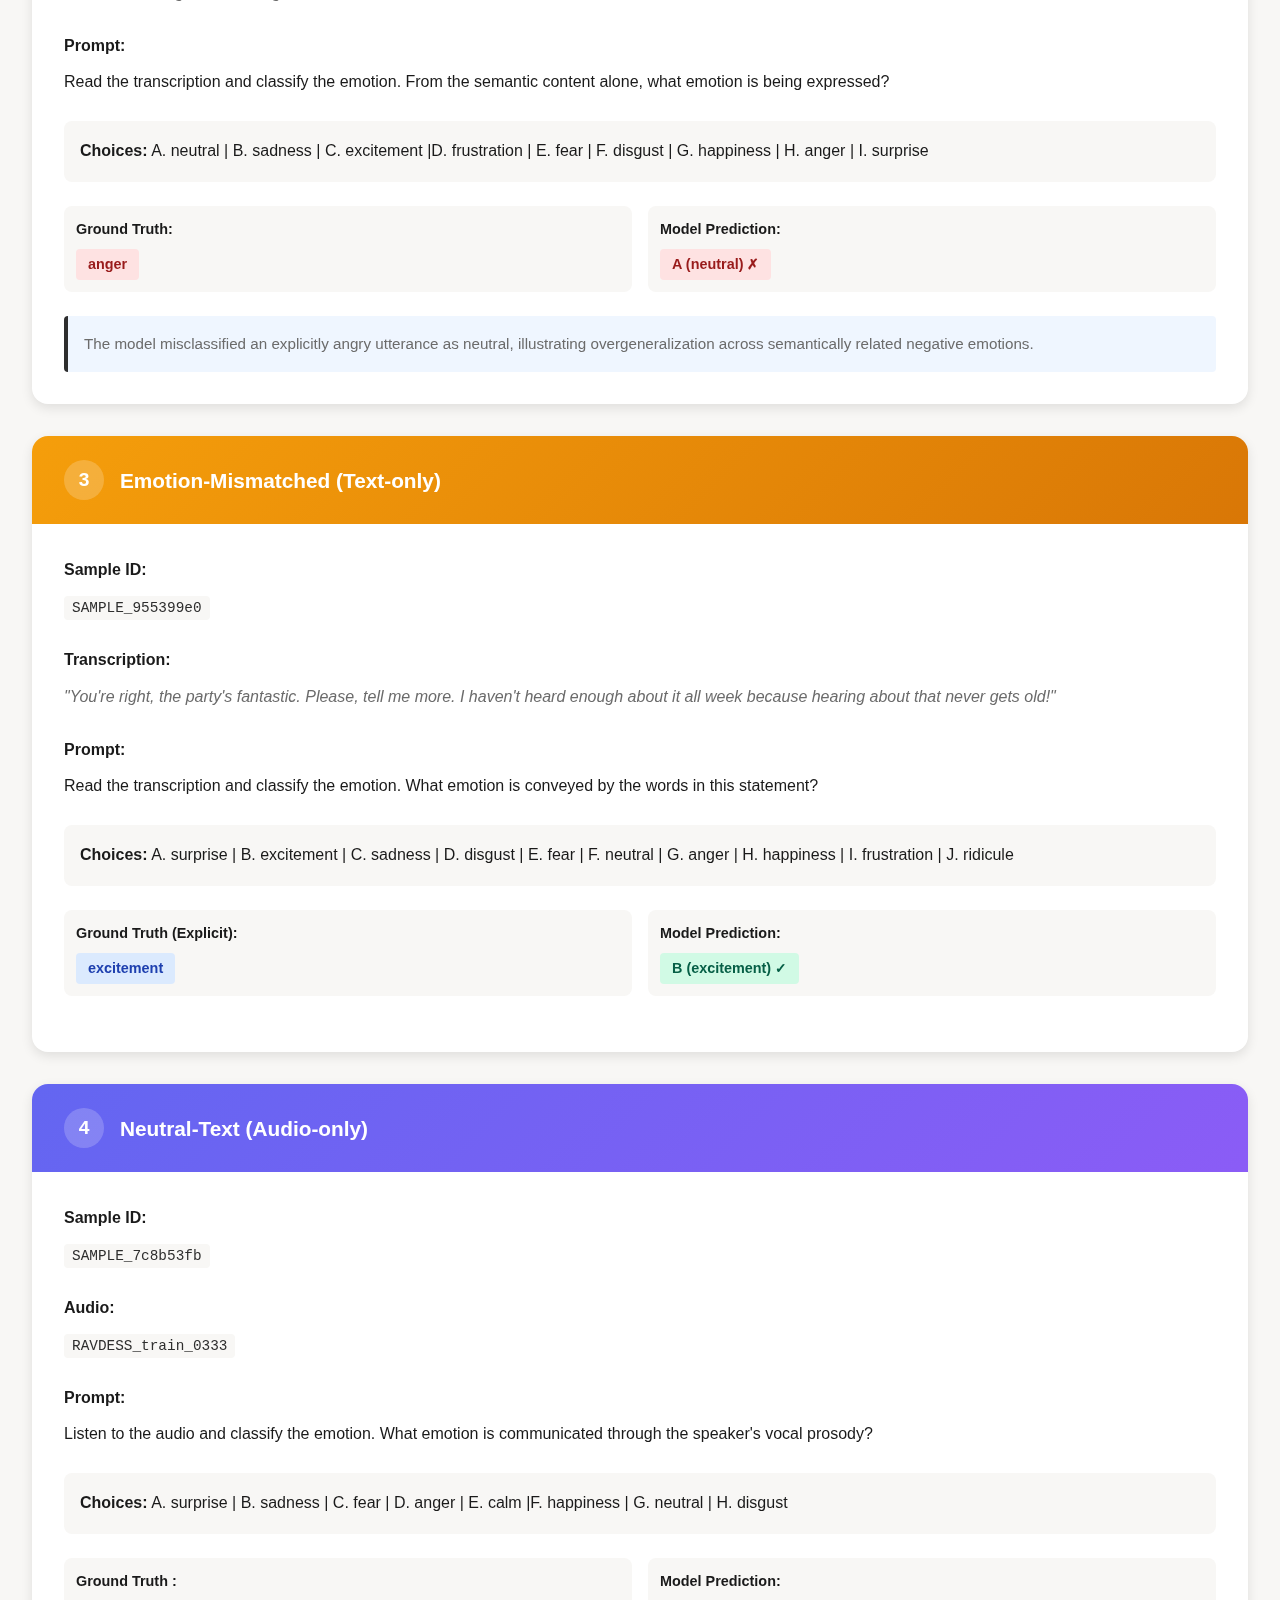
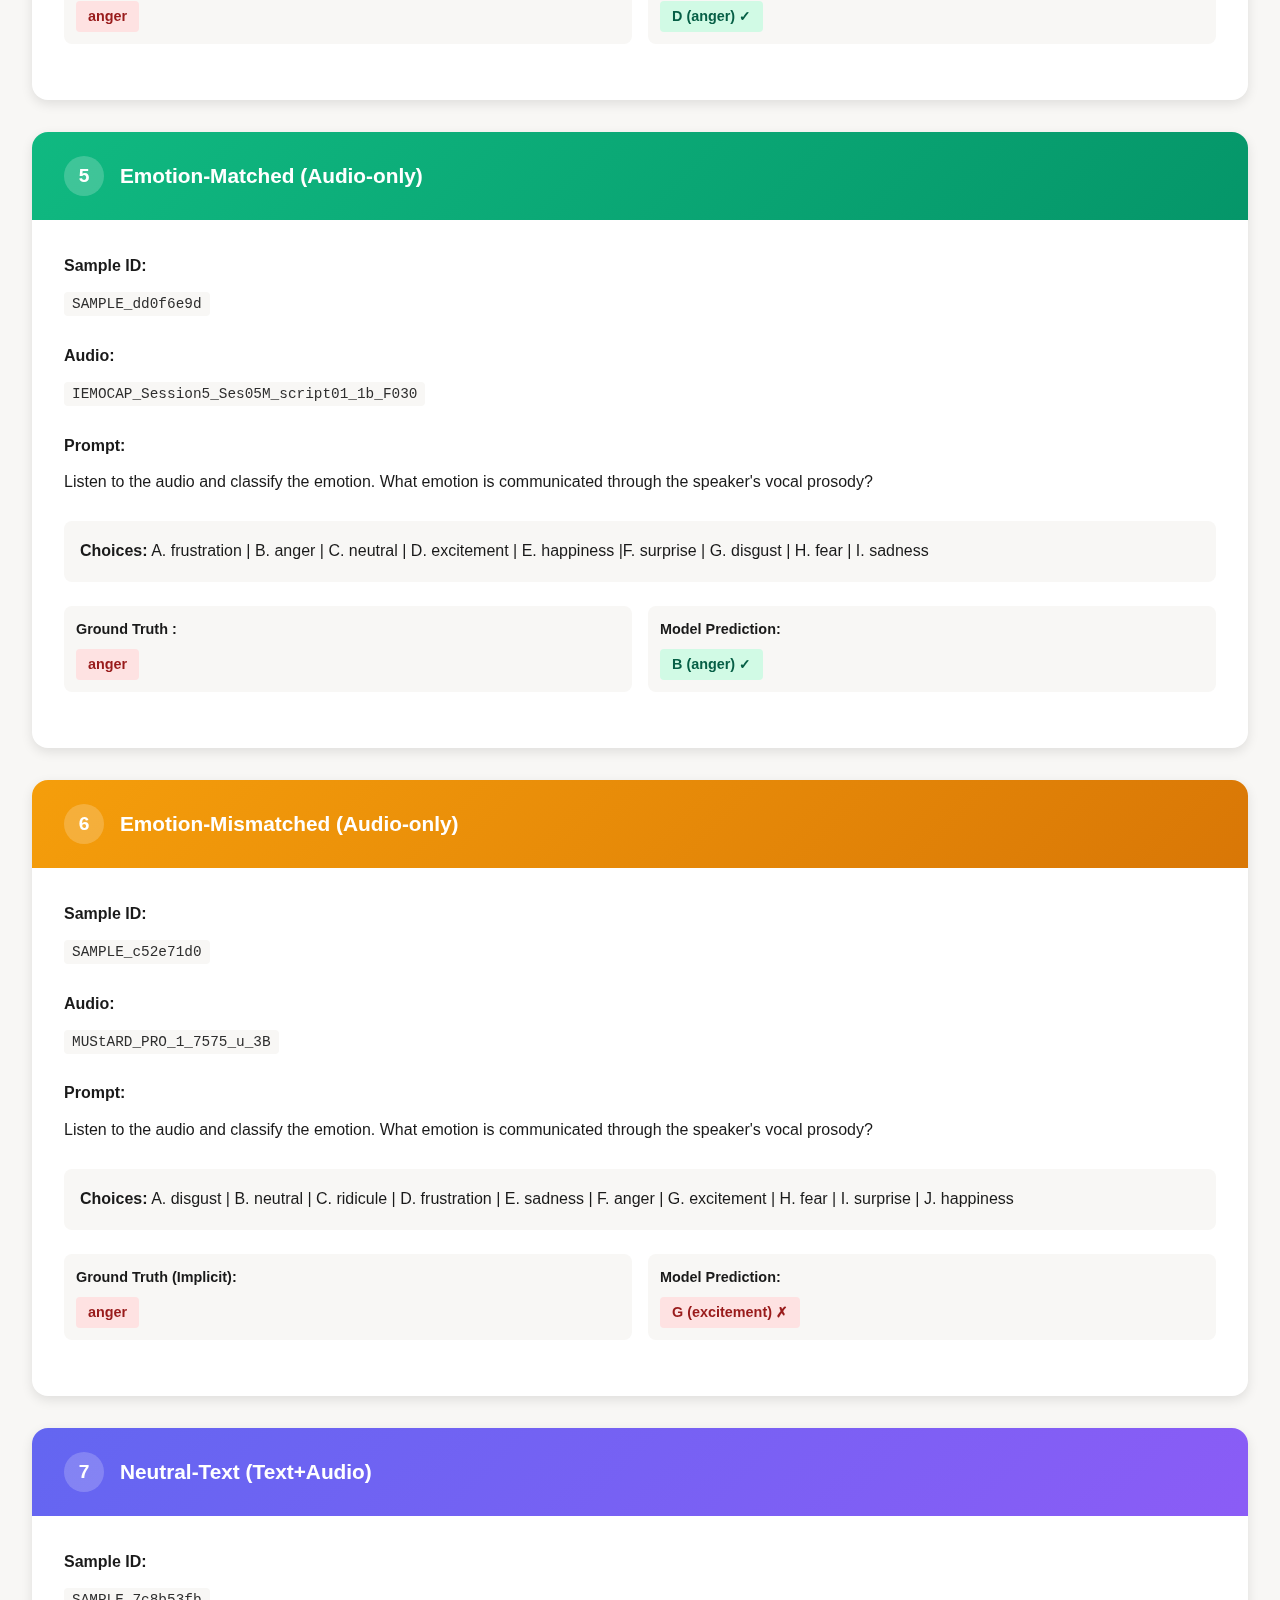
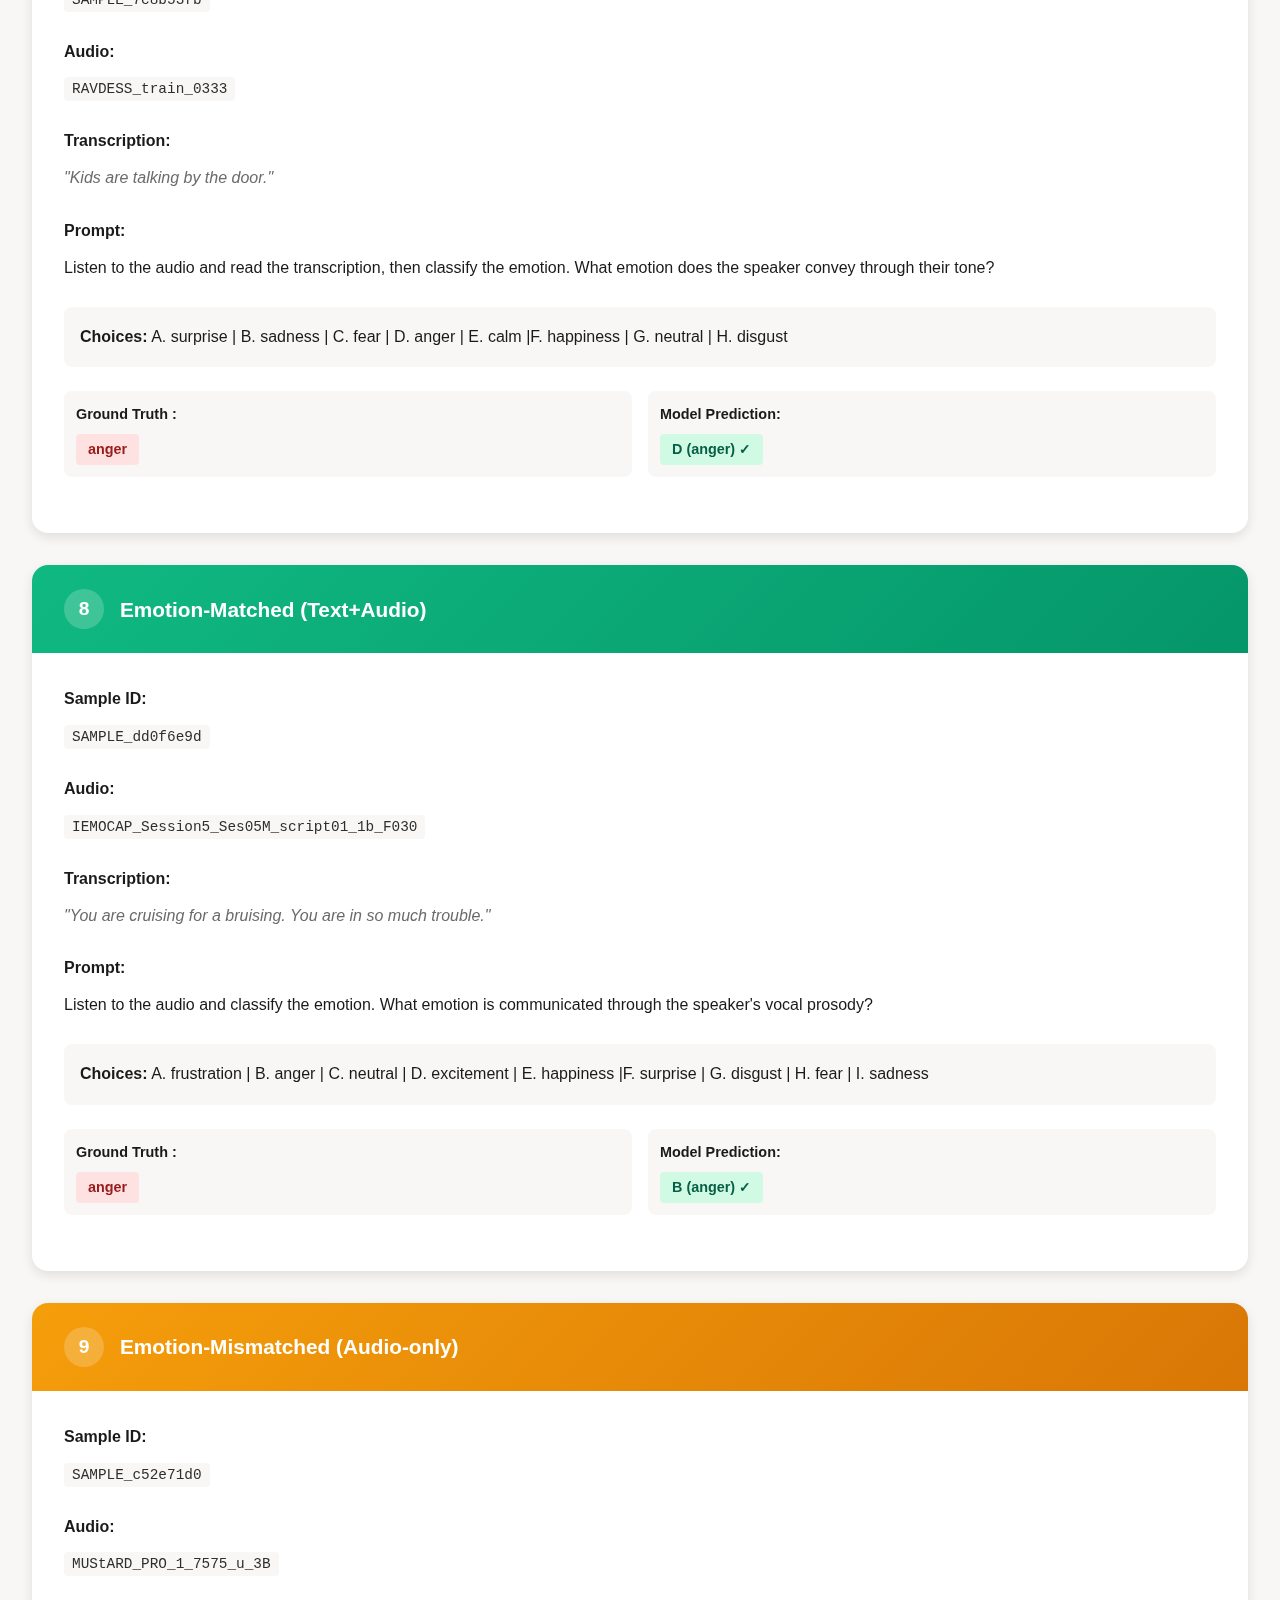
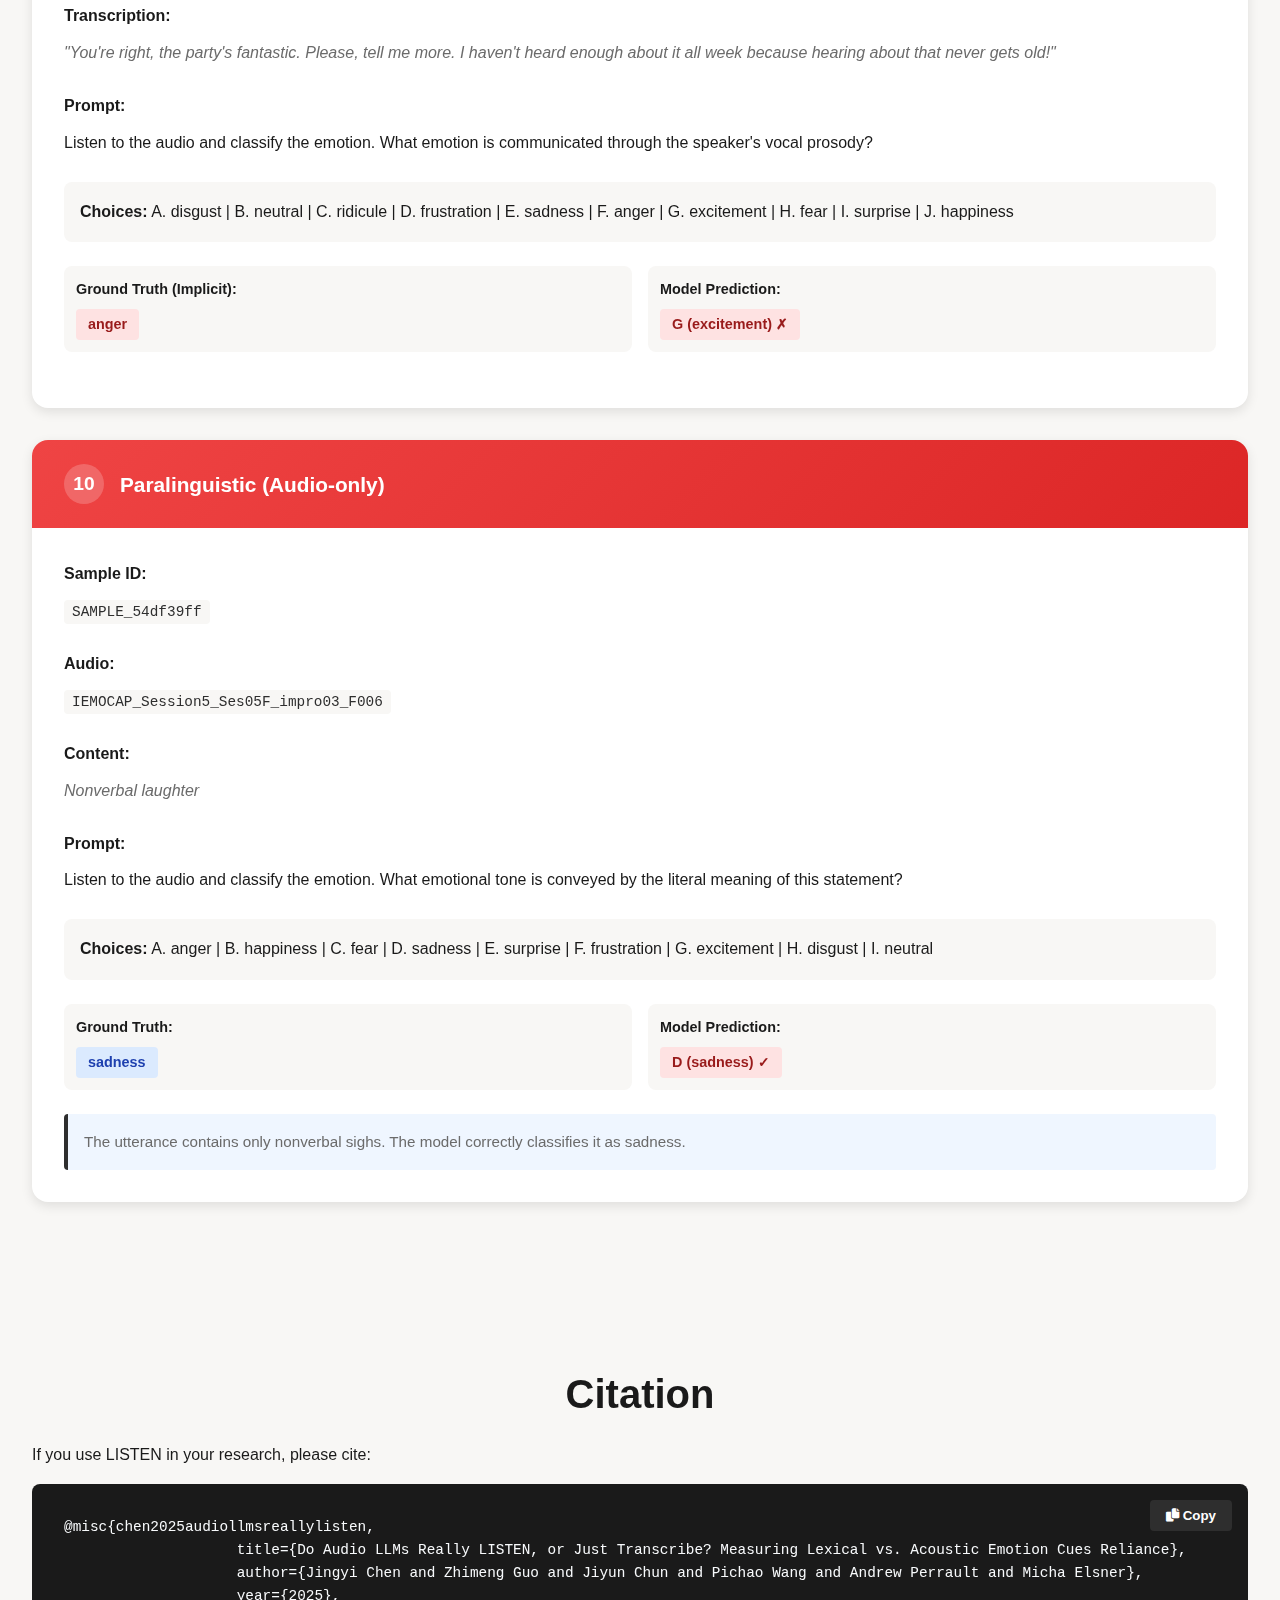
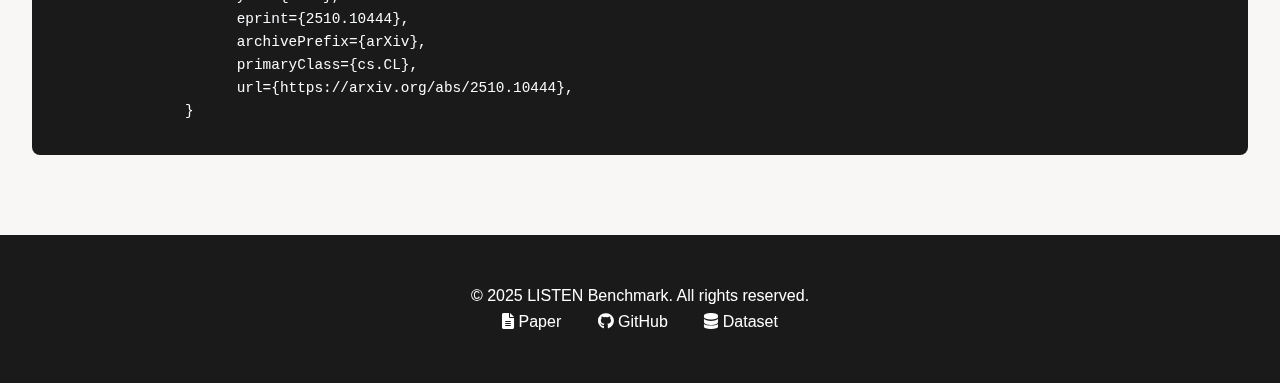
<file: index copy.html>
<!DOCTYPE html>
<html lang="en">

<head>
    <meta charset="UTF-8">
    <meta name="viewport" content="width=device-width, initial-scale=1.0, maximum-scale=1.0, user-scalable=no">
    <title>LISTEN: Lexical vs. Acoustic Emotion Benchmark</title>
    <link rel="stylesheet" href="styles.css">
    <link rel="stylesheet" href="https://cdnjs.cloudflare.com/ajax/libs/font-awesome/6.0.0/css/all.min.css">
</head>

<body>
    <nav class="navbar">
        <div class="container">
            <div class="nav-brand">
                <i class="fas fa-headphones"></i> LISTEN
            </div>
            <button class="mobile-menu-toggle" onclick="toggleMobileMenu()">
                <span></span>
                <span></span>
                <span></span>
            </button>
            <div class="nav-links" id="navLinks">
                <button class="mobile-menu-close" onclick="toggleMobileMenu()">
                    <i class="fas fa-times"></i>
                </button>
                <a href="#overview">Overview</a>
                <a href="#leaderboard">Leaderboard</a>
                <a href="#visualizations">Results</a>
                <a href="#interactive-challenge" class="game-link">
                    <i class="fas fa-brain"></i> Read vs. Listen?
                </a>
                <a href="#experiments">Experiments</a>
                <a href="#examples">Examples</a>
                <a href="#citation">Citation</a>
                <a href="https://github.com/DeliJingyiC/LISTEN" target="_blank">
                    <i class="fab fa-github"></i> GitHub
                </a>
            </div>
        </div>
    </nav>

    <header class="hero">
        <div class="container hero-container">
            <div class="hero-content">
                <h1>Do Audio LLMs <span class="flip-words"><span class="flip-word">LISTEN</span><span
                            class="flip-word">Transcribe</span></span>?</h1>
                <p class="subtitle">Measuring Lexical vs. Acoustic Emotion Cues Reliance in Audio LLMs</p>
                <p class="description">
                    A comprehensive benchmark revealing that most audio-language models over-rely on text and miss
                    critical acoustic cues—especially when words and tone conflict.
                </p>
                <div class="hero-buttons">
                    <a href="https://arxiv.org/abs/2510.10444" class="btn btn-primary" target="_blank">
                        <i class="fas fa-file-alt"></i> Read Paper
                    </a>
                    <a href="https://github.com/DeliJingyiC/LISTEN" class="btn btn-primary" target="_blank">
                        <i class="fab fa-github"></i> View on GitHub
                    </a>
                    <a href="https://huggingface.co/datasets/VibeCheck1/LISTEN_full" class="btn btn-secondary"
                        target="_blank">
                        <i class="fas fa-database"></i> Dataset
                    </a>
                    <a href="#citation" class="btn btn-secondary">
                        <i class="fas fa-quote-right"></i> Cite
                    </a>
                </div>
            </div>
            <div class="hero-visual">
                <img src="background_image4.png" alt="LISTEN Benchmark Illustration" class="hero-chart">
            </div>
        </div>
    </header>

    In-page Interactive Challenge (Read vs. Listen)
    <section id="interactive-challenge" class="section-featured">
        <div class="container">
            <div class="challenge-header">
                <h2>📖 Read vs. 🎧 Listen</h2>
                <p class="challenge-subtitle">See how voice changes everything</p>
            </div>

            <div class="game-embed">
                <div class="progress-bar-game">
                    <div class="progress-fill-game" id="progressFillGame" style="width: 0%"></div>
                </div>

                <div class="round-info" id="roundInfo">Round 1 of 3</div>

                <div id="gameSection">
                    <div class="text-display">
                        <h2 id="questionText">""</h2>
                    </div>

                    <!-- Step 1: Read -->
                    <div class="step-section" id="readSection">
                        <div class="step-title">📖 What emotion do you feel from these words?</div>
                        <div class="emotion-buttons" id="readEmotions">
                            <!-- Will be populated by JS -->
                        </div>
                    </div>

                    <!-- Step 2: Listen -->
                    <div class="reveal-section" id="listenSection">
                        <div class="audio-player">
                            <div class="step-title">🎧 Now listen to how it's actually said</div>
                            <button class="play-audio-btn" onclick="playAudio()">
                                <i class="fas fa-play"></i> Play Audio
                            </button>
                            <audio id="audioElement">
                                <source id="audioSource" src="" type="audio/wav">
                            </audio>
                        </div>

                        <div class="step-section" id="listenEmotionSection" style="display: none;">
                            <div class="step-title">What emotion do you feel NOW?</div>
                            <div class="emotion-buttons" id="listenEmotions">
                                <!-- Will be populated by JS -->
                            </div>
                        </div>
                    </div>

                    <!-- Step 3: Compare -->
                    <div class="comparison-card" id="comparisonCard">
                        <h3 style="color: white; margin-bottom: 20px; font-size: 1.5em;">✨ The AHA Moment!</h3>
                        <div class="comparison-row">
                            <div class="comparison-item">
                                <div class="comparison-label">📖 You felt from TEXT</div>
                                <div class="comparison-value" id="readChoice">
                                    <!-- Will be populated -->
                                </div>
                            </div>
                            <div class="comparison-item">
                                <div class="comparison-label">🎧 You felt from VOICE</div>
                                <div class="comparison-value" id="listenChoice">
                                    <!-- Will be populated -->
                                </div>
                            </div>
                        </div>
                        <div class="aha-message">
                            <p id="insightText"></p>
                        </div>
                        <button class="next-btn" onclick="nextRound()">
                            Next Round <i class="fas fa-arrow-right"></i>
                        </button>
                    </div>
                </div>

                <div class="final-results" id="finalResults" style="display: none;">
                    <h2>🎉 You've Experienced the Power of Voice!</h2>
                    <div class="stats-grid">
                        <div class="stat-card">
                            <h4>Times Voice Changed Your Mind</h4>
                            <p id="changedCount">0</p>
                        </div>
                        <div class="stat-card">
                            <h4>Times Text & Voice Matched</h4>
                            <p id="matchedCount">0</p>
                        </div>
                    </div>
                    <p class="final-message" id="finalMessage"></p>
                    <div class="results-actions">
                        <button class="btn-restart" onclick="restartGame()">
                            <i class="fas fa-redo"></i> Try Again
                        </button>
                        <a href="#leaderboard" class="btn-view-full">View Full Benchmark <i
                                class="fas fa-arrow-right"></i></a>
                    </div>
                </div>
            </div>
        </div>
    </section>

    <style>
        .section-featured {
            background: #222222;
            color: white;
            padding: 5rem 0;
        }

        .challenge-header {
            text-align: center;
            margin-bottom: 3rem;
        }

        .challenge-header h2 {
            font-size: 2.5rem;
            color: white;
            margin-bottom: 1rem;
        }

        .challenge-subtitle {
            font-size: 1.2rem;
            color: rgba(255, 255, 255, 0.8);
        }

        .game-embed {
            max-width: 800px;
            margin: 0 auto;
            background: white;
            border-radius: 1rem;
            padding: 2.5rem;
            box-shadow: 0 8px 32px rgba(0, 0, 0, 0.3);
            overflow: hidden;
            position: relative;
        }

        .progress-bar-game {
            width: 100%;
            height: 8px;
            background: #e0e0e0;
            border-radius: 10px;
            overflow: hidden;
            margin-bottom: 20px;
        }

        .progress-fill-game {
            height: 100%;
            background: linear-gradient(90deg, #B08BBB, #C7B8EA);
            transition: width 0.5s ease;
        }

        .round-info {
            text-align: center;
            font-size: 1.1em;
            color: #666;
            margin-bottom: 20px;
            font-weight: 600;
        }

        .text-display {
            background: linear-gradient(135deg, #f5f7fa 0%, #c3cfe2 100%);
            padding: 40px;
            border-radius: 15px;
            text-align: center;
            margin-bottom: 30px;
            min-height: 150px;
            display: flex;
            align-items: center;
            justify-content: center;
        }

        .text-display h2 {
            font-size: 1.8em;
            color: #333;
            line-height: 1.5;
            font-style: italic;
        }

        .step-section {
            text-align: center;
            margin-bottom: 30px;
        }

        .step-title {
            color: #B08BBB;
            margin-bottom: 20px;
            font-size: 1.3em;
            font-weight: bold;
        }

        .emotion-buttons {
            display: flex;
            gap: 15px;
            justify-content: center;
            flex-wrap: wrap;
        }

        .emotion-emoji-btn {
            padding: 20px;
            font-size: 3em;
            background: white;
            border: 3px solid #e0e0e0;
            border-radius: 20px;
            cursor: pointer;
            transition: all 0.3s ease;
            min-width: 100px;
            display: flex;
            flex-direction: column;
            align-items: center;
            gap: 8px;
        }

        .emotion-emoji-btn span {
            font-size: 0.3em;
            color: #666;
            font-weight: 600;
        }

        .emotion-emoji-btn:hover {
            border-color: #B08BBB;
            transform: translateY(-5px);
            box-shadow: 0 10px 25px rgba(176, 139, 187, 0.3);
        }

        .emotion-emoji-btn.selected {
            border-color: #B08BBB;
            background: #f0f4ff;
            transform: scale(1.1);
        }

        .reveal-section {
            display: none;
            text-align: center;
        }

        .reveal-section.show {
            display: block;
            animation: fadeIn 0.5s ease;
        }

        @keyframes fadeIn {
            from {
                opacity: 0;
                transform: translateY(20px);
            }

            to {
                opacity: 1;
                transform: translateY(0);
            }
        }

        .audio-player {
            background: #f8f9fa;
            padding: 30px;
            border-radius: 15px;
            margin-bottom: 25px;
        }

        .play-audio-btn {
            background: linear-gradient(135deg, #B08BBB, #C7B8EA);
            color: white;
            border: none;
            padding: 20px 50px;
            font-size: 1.3em;
            border-radius: 50px;
            cursor: pointer;
            transition: all 0.3s ease;
            font-weight: bold;
            box-shadow: 0 5px 20px rgba(176, 139, 187, 0.4);
            display: flex;
            align-items: center;
            gap: 10px;
            margin: 0 auto;
        }

        .play-audio-btn:hover {
            transform: translateY(-3px);
            box-shadow: 0 8px 25px rgba(176, 139, 187, 0.6);
        }

        .comparison-card {
            background: linear-gradient(135deg, #ffeaa7, #fdcb6e);
            padding: 30px;
            border-radius: 15px;
            margin-bottom: 25px;
            display: none;
        }

        .comparison-card.show {
            display: block;
            animation: fadeIn 0.5s ease;
        }

        .comparison-row {
            display: grid;
            grid-template-columns: 1fr 1fr;
            gap: 20px;
            margin-bottom: 20px;
        }

        .comparison-item {
            background: white;
            padding: 20px;
            border-radius: 10px;
        }

        .comparison-label {
            font-size: 0.9em;
            color: #666;
            margin-bottom: 10px;
            font-weight: 600;
        }

        .comparison-value {
            font-size: 2em;
            display: flex;
            flex-direction: column;
            align-items: center;
            gap: 5px;
        }

        .comparison-value span {
            font-size: 0.4em;
            color: #666;
        }

        .aha-message {
            background: #fff3cd;
            border-left: 4px solid #ffc107;
            padding: 15px;
            border-radius: 5px;
            margin-top: 15px;
        }

        .aha-message p {
            color: #856404;
            font-style: italic;
            line-height: 1.6;
        }

        .next-btn {
            background: linear-gradient(135deg, #B08BBB, #C7B8EA);
            color: white;
            border: none;
            padding: 15px 40px;
            font-size: 1.2em;
            border-radius: 50px;
            cursor: pointer;
            transition: all 0.3s ease;
            font-weight: bold;
            width: 100%;
            margin-top: 20px;
            display: flex;
            align-items: center;
            justify-content: center;
            gap: 10px;
        }

        .next-btn:hover {
            transform: translateY(-2px);
            box-shadow: 0 8px 25px rgba(176, 139, 187, 0.4);
        }

        .final-results {
            display: none;
            text-align: center;
        }

        .final-results.show {
            display: block;
            animation: fadeIn 0.5s ease;
        }

        .final-results h2 {
            font-size: 2em;
            color: #1A1A1A;
            margin-bottom: 2rem;
        }

        .stats-grid {
            display: grid;
            grid-template-columns: 1fr 1fr;
            gap: 20px;
            margin: 30px 0;
        }

        .stat-card {
            background: #f8f9fa;
            padding: 25px;
            border-radius: 15px;
            text-align: center;
        }

        .stat-card h4 {
            color: #B08BBB;
            margin-bottom: 10px;
            font-size: 1.1em;
        }

        .stat-card p {
            font-size: 2em;
            color: #333;
            font-weight: bold;
        }

        .final-message {
            font-size: 1.2em;
            color: #6B6B6B;
            margin-bottom: 20px;
            text-align: center;
        }

        .flip-card-container {
            perspective: 1000px;
            min-height: 500px;
            margin-bottom: 2rem;
        }

        .flip-card {
            position: relative;
            width: 100%;
            height: 100%;
            transition: transform 0.8s;
            transform-style: preserve-3d;
        }

        .flip-card.flipped {
            transform: rotateY(180deg);
        }

        .flip-card-front,
        .flip-card-back {
            position: absolute;
            width: 100%;
            height: 100%;
            backface-visibility: hidden;
            -webkit-backface-visibility: hidden;
            display: flex;
            flex-direction: column;
            padding: 0;
            margin: 0;
        }

        .flip-card-back {
            transform: rotateY(180deg);
        }

        .card-type-badge {
            display: inline-block;
            background: #F0F4FF;
            color: #1A1A1A;
            padding: 0.5rem 1rem;
            border-radius: 2rem;
            font-weight: 600;
            margin-bottom: 1.5rem;
            font-size: 0.9rem;
        }

        .question-content {
            background: #F8F7F5;
            padding: 2rem;
            border-radius: 1rem;
            margin-bottom: 1.5rem;
            border: 2px solid #E2E0DD;
            min-height: 150px;
            display: flex;
            align-items: center;
            justify-content: center;
        }

        .question-text {
            font-size: 1.5rem;
            font-weight: 600;
            color: #1A1A1A;
            font-style: italic;
            text-align: center;
            line-height: 1.6;
        }

        .audio-player-embed {
            text-align: center;
            width: 100%;
        }

        .audio-icon-large {
            font-size: 3rem;
            color: #B08BBB;
            margin-bottom: 1rem;
            display: block;
        }

        .audio-control {
            width: 100%;
            max-width: 400px;
            margin: 1rem auto;
            display: block;
        }

        .audio-instruction {
            color: #6B6B6B;
            font-size: 0.95rem;
            margin-top: 0.5rem;
        }

        .question-prompt {
            font-size: 1.1rem;
            font-weight: 600;
            color: #1A1A1A;
            margin-bottom: 1.5rem;
            text-align: center;
            opacity: 1;
            visibility: visible;
        }

        .emotion-options {
            display: grid;
            grid-template-columns: repeat(5, 1fr);
            gap: 0.75rem;
            width: 100%;
            max-height: none;
            overflow: visible;
            grid-auto-rows: minmax(60px, auto);
        }

        .emotion-btn {
            background: #F8F7F5;
            border: 2px solid #E2E0DD;
            padding: 0.875rem;
            border-radius: 0.5rem;
            font-weight: 600;
            color: #1A1A1A;
            cursor: pointer;
            transition: all 0.3s ease;
            font-size: 0.95rem;
            display: flex;
            align-items: center;
            justify-content: center;
            text-align: center;
            word-wrap: break-word;
            white-space: normal;
            overflow: visible;
            text-overflow: unset;
        }

        .emotion-btn:hover {
            background: #F0F4FF;
            border-color: #B08BBB;
            transform: translateY(-2px);
        }

        .emotion-btn.selected {
            background: #2E2E2E;
            color: white;
            border-color: #2E2E2E;
        }

        .answer-feedback {
            animation: fadeIn 0.5s ease;
        }

        .feedback-content {
            background: #F8F7F5;
            padding: 2rem;
            border-radius: 1rem;
            border: 2px solid #E2E0DD;
        }

        .correct-answer-display {
            background: linear-gradient(135deg, #4E9A77, #3A7A5D);
            color: white;
            padding: 1.25rem;
            border-radius: 0.75rem;
            text-align: center;
            margin-bottom: 1.5rem;
        }

        .feedback-label {
            display: block;
            font-size: 0.9rem;
            opacity: 0.9;
            margin-bottom: 0.5rem;
        }

        .feedback-value {
            font-size: 1.5rem;
            font-weight: 700;
        }

        .ai-comparison h4 {
            color: #1A1A1A;
            margin-bottom: 1rem;
            font-size: 1.1rem;
        }

        .ai-results-grid {
            display: grid;
            grid-template-columns: repeat(auto-fit, minmax(150px, 1fr));
            gap: 0.75rem;
            margin-bottom: 1.5rem;
        }

        .ai-result-item {
            background: white;
            padding: 0.875rem;
            border-radius: 0.5rem;
            border-left: 4px solid #E2E0DD;
        }

        .ai-result-item.correct {
            border-left-color: #4E9A77;
            background: #F0FDF4;
        }

        .ai-result-item.incorrect {
            border-left-color: #B66161;
            background: #FEF2F2;
        }

        .ai-name-small {
            font-weight: 600;
            font-size: 0.85rem;
            color: #1A1A1A;
            margin-bottom: 0.25rem;
        }

        .ai-guess-small {
            font-size: 0.9rem;
            color: #6B6B6B;
        }

        .insight-message {
            background: #F0F4FF;
            padding: 1rem;
            border-radius: 0.5rem;
            border-left: 4px solid #B08BBB;
            color: #1A1A1A;
            line-height: 1.6;
            margin-bottom: 1.5rem;
        }

        .btn-next-round {
            background: #222222;
            color: white;
            border: 2px solid #222222;
            padding: 0.875rem 2rem;
            border-radius: 0.5rem;
            font-weight: 600;
            cursor: pointer;
            transition: all 0.3s ease;
            display: flex;
            align-items: center;
            gap: 0.5rem;
            margin: 0 auto;
        }

        .btn-next-round:hover {
            background: transparent;
            color: #222222;
        }

        .final-results {
            animation: fadeIn 0.8s ease;
        }

        .results-content {
            text-align: center;
        }

        .trophy-display {
            width: 100px;
            height: 100px;
            background: #FEF9F0;
            border-radius: 50%;
            display: flex;
            align-items: center;
            justify-content: center;
            margin: 0 auto 1.5rem;
            border: 2px solid #E2E0DD;
        }

        .trophy-display i {
            font-size: 2.5rem;
            color: #C8A44B;
        }

        .results-content h3 {
            font-size: 2rem;
            color: #1A1A1A;
            margin-bottom: 2rem;
        }

        .score-display {
            margin-bottom: 2rem;
        }

        .user-score {
            display: flex;
            flex-direction: column;
            gap: 0.5rem;
        }

        .score-label {
            font-size: 1rem;
            color: #6B6B6B;
        }

        .score-number {
            font-size: 3rem;
            font-weight: 700;
            color: #B08BBB;
        }

        .ai-scores-comparison {
            display: grid;
            grid-template-columns: repeat(auto-fit, minmax(140px, 1fr));
            gap: 1rem;
            margin-bottom: 2rem;
        }

        .ai-score-card {
            background: #F8F7F5;
            padding: 1rem;
            border-radius: 0.5rem;
            border: 1px solid #E2E0DD;
        }

        .ai-score-card.winner {
            border: 2px solid #C8A44B;
            background: #FEF9F0;
        }

        .ai-model-name {
            font-size: 0.85rem;
            color: #6B6B6B;
            margin-bottom: 0.5rem;
        }

        .ai-score-value {
            font-size: 1.5rem;
            font-weight: 700;
            color: #1A1A1A;
        }

        .performance-breakdown {
            background: #F8F7F5;
            padding: 1.5rem;
            border-radius: 0.75rem;
            margin-bottom: 1.5rem;
        }

        .performance-breakdown h4 {
            color: #1A1A1A;
            margin-bottom: 1rem;
        }

        .perf-bars {
            display: flex;
            flex-direction: column;
            gap: 1rem;
        }

        .perf-bar {
            display: grid;
            grid-template-columns: 140px 1fr 60px;
            align-items: center;
            gap: 1rem;
        }

        .perf-label {
            font-weight: 600;
            color: #1A1A1A;
            font-size: 0.9rem;
        }

        .perf-bar-container {
            background: white;
            height: 32px;
            border-radius: 0.5rem;
            overflow: hidden;
            border: 1px solid #E2E0DD;
        }

        .perf-bar-fill {
            background: linear-gradient(90deg, #2E2E2E, #4A4A4A);
            height: 100%;
            transition: width 1s ease;
        }

        .perf-bar-fill.acoustic {
            background: linear-gradient(90deg, #B08BBB, #C7B8EA);
        }

        .perf-percent {
            font-weight: 600;
            color: #1A1A1A;
            text-align: right;
        }

        .results-message {
            background: #FEF9F0;
            padding: 1.5rem;
            border-radius: 0.75rem;
            border: 2px solid #C8A44B;
            margin-bottom: 1.5rem;
            line-height: 1.7;
            color: #1A1A1A;
        }

        .results-actions {
            display: flex;
            gap: 1rem;
            justify-content: center;
            flex-wrap: wrap;
        }

        .btn-restart,
        .btn-view-full {
            padding: 0.875rem 1.75rem;
            border-radius: 0.5rem;
            font-weight: 600;
            cursor: pointer;
            transition: all 0.3s ease;
            display: inline-flex;
            align-items: center;
            gap: 0.5rem;
            text-decoration: none;
        }

        .btn-restart {
            background: #222222;
            color: white;
            border: 2px solid #222222;
        }

        .btn-restart:hover {
            background: transparent;
            color: #222222;
        }

        .btn-view-full {
            background: transparent;
            color: #222222;
            border: 2px solid #E2E0DD;
        }

        .btn-view-full:hover {
            border-color: #222222;
        }

        @keyframes fadeIn {
            from {
                opacity: 0;
                transform: translateY(20px);
            }

            to {
                opacity: 1;
                transform: translateY(0);
            }
        }

        @media (max-width: 768px) {
            .emotion-emoji-btn {
                font-size: 2em;
                min-width: 80px;
                padding: 15px;
            }

            .comparison-row {
                grid-template-columns: 1fr;
            }

            .text-display h2 {
                font-size: 1.3em;
            }

            .game-embed {
                padding: 1.5rem;
            }
        }
    </style>

    <script>
        const gameQuestions = [


            {
                text: "You're right, the party's fantastic. Please, tell me more. I haven't heard enough about it all week because hearing about that never gets old!",
                audio: "1_7575_u.wav",
                textEmotion: "excitement",
                audioEmotion: "anger",
                emotions: [
                    { emoji: "😊", name: "Happy", value: "happy" },
                    { emoji: "😠", name: "Angry", value: "anger" },
                    { emoji: "😤", name: "Frustrated", value: "frustration" },
                    { emoji: "🤩", name: "Excited", value: "excitement" }
                ],
                insight: "Are text and voice have the same emotion?"
            },
            {
                text: "Great! Now we can do laundry all night. All night laundry!",
                audio: "2_155_u.wav",
                textEmotion: "excitement",
                audioEmotion: "angry",
                emotions: [
                    { emoji: "😊", name: "Happy", value: "happy" },
                    { emoji: "😠", name: "Angry", value: "anger" },
                    { emoji: "😤", name: "Frustrated", value: "frustration" },
                    { emoji: "🤩", name: "Excited", value: "excitement" }
                ],
                insight: "Are text and voice have the same emotion?"
            },
            {
                text: "You know what? That was almost on topic. I'm gonna say, Good job, Sheldon.",
                audio: "1_11322_u.wav",
                textEmotion: "happy",
                audioEmotion: "frustration",
                emotions: [
                    { emoji: "🤩", name: "Excited", value: "excitement" },
                    { emoji: "😤", name: "Frustrated", value: "frustration" },
                    { emoji: "😊", name: "Happy", value: "happy" },
                    { emoji: "😐", name: "Neutral", value: "neutral" }
                ],
                insight: "Are text and voice have the same emotion?"
            },
            {
                text: "You are cruising for a bruising. You are in so much trouble.",
                audio: "Ses01F_impro05_F021.wav",
                textEmotion: "anger",
                audioEmotion: "anger",
                emotions: [
                    { emoji: "😊", name: "Happy", value: "happy" },
                    { emoji: "😠", name: "Angry", value: "anger" },
                    { emoji: "😐", name: "Neutral", value: "neutral" },
                    { emoji: "😰", name: "Fear", value: "fear" }
                ],
                insight: "Are text and voice have the same emotion?"
            },

        ];

        let currentRound = 0;
        let readChoice = null;
        let listenChoice = null;
        let changedMindCount = 0;
        let matchedCount = 0;

        const emotionMap = {
            happy: { emoji: "😊", name: "Happy" },
            anger: { emoji: "😠", name: "Angry" },
            excitement: { emoji: "🤩", name: "Excited" },
            frustration: { emoji: "😤", name: "Frustrated" },
            neutral: { emoji: "😐", name: "Neutral" },
            fear: { emoji: "😰", name: "Fear" }
        };

        function initGame() {
            loadRound();
        }

        function loadRound() {
            const question = gameQuestions[currentRound];

            document.getElementById('roundInfo').textContent = `Round ${currentRound + 1} of ${gameQuestions.length}`;
            document.getElementById('questionText').textContent = `"${question.text}"`;

            const progress = ((currentRound) / gameQuestions.length) * 100;
            document.getElementById('progressFillGame').style.width = progress + '%';

            document.getElementById('readSection').style.display = 'block';
            document.getElementById('listenSection').classList.remove('show');
            document.getElementById('listenEmotionSection').style.display = 'none';
            document.getElementById('comparisonCard').classList.remove('show');

            renderEmotionButtons('readEmotions', question.emotions, 'read');
            renderEmotionButtons('listenEmotions', question.emotions, 'listen');

            const audioElement = document.getElementById('audioElement');
            const audioSource = document.getElementById('audioSource');
            audioElement.pause();
            audioElement.currentTime = 0;
            audioSource.src = question.audio;
            audioElement.load();

            readChoice = null;
            listenChoice = null;
        }

        function renderEmotionButtons(containerId, emotions, type) {
            const container = document.getElementById(containerId);
            container.innerHTML = '';
            emotions.forEach(emotion => {
                const btn = document.createElement('button');
                btn.className = 'emotion-emoji-btn';
                btn.innerHTML = `${emotion.emoji}<span>${emotion.name}</span>`;
                btn.onclick = () => selectEmotion(emotion, btn, type);
                container.appendChild(btn);
            });
        }

        function selectEmotion(emotion, btn, type) {
            const containerId = type === 'read' ? 'readEmotions' : 'listenEmotions';
            document.querySelectorAll(`#${containerId} .emotion-emoji-btn`).forEach(b => {
                b.classList.remove('selected');
            });
            btn.classList.add('selected');

            if (type === 'read') {
                readChoice = emotion;
                setTimeout(() => {
                    document.getElementById('readSection').style.display = 'none';
                    document.getElementById('listenSection').classList.add('show');
                }, 500);
            } else {
                listenChoice = emotion;
                setTimeout(() => {
                    showComparison();
                }, 500);
            }
        }

        function playAudio() {
            const audioElement = document.getElementById('audioElement');
            audioElement.play();

            setTimeout(() => {
                document.getElementById('listenEmotionSection').style.display = 'block';
            }, 1500);
        }

        function showComparison() {
            const question = gameQuestions[currentRound];

            document.getElementById('readChoice').innerHTML = `${readChoice.emoji}<span>${readChoice.name}</span>`;
            document.getElementById('listenChoice').innerHTML = `${listenChoice.emoji}<span>${listenChoice.name}</span>`;
            document.getElementById('insightText').textContent = question.insight;

            if (readChoice.value !== listenChoice.value) {
                changedMindCount++;
            } else {
                matchedCount++;
            }

            document.getElementById('comparisonCard').classList.add('show');
        }

        function nextRound() {
            currentRound++;

            if (currentRound < gameQuestions.length) {
                loadRound();
            } else {
                showFinalResults();
            }
        }

        function showFinalResults() {
            document.getElementById('gameSection').style.display = 'none';
            document.getElementById('finalResults').classList.add('show');

            document.getElementById('changedCount').textContent = changedMindCount;
            document.getElementById('matchedCount').textContent = matchedCount;

            let message = '';
            if (changedMindCount >= 2) {
                message = 'The voice dramatically changed your perception! Acoustic cues are incredibly powerful.';
            } else if (changedMindCount === 1) {
                message = 'You experienced how voice can override text at least once. Pretty eye-opening, right?';
            } else {
                message = 'Interesting! Your text and voice perceptions aligned. Try again to experience more contrasts!';
            }

            document.getElementById('finalMessage').textContent = message;
        }

        function restartGame() {
            currentRound = 0;
            changedMindCount = 0;
            matchedCount = 0;

            document.getElementById('gameSection').style.display = 'block';
            document.getElementById('finalResults').classList.remove('show');

            initGame();
        }

        document.addEventListener('DOMContentLoaded', initGame);
    </script>

    <section id="overview" class="section">
        <div class="container">
            <h2>Overview</h2>
            <div class="overview-content">
                <p>
                    <strong>LISTEN</strong> is a novel benchmark designed to evaluate multimodal audio-language models
                    on their ability to understand and distinguish between lexical and acoustic emotional cues in
                    speech.
                    The benchmark consists of four main experiment types:
                </p>
                <div class="experiment-cards">
                    <div class="card">
                        <div class="card-icon">1</div>
                        <h3>Neutral-Text</h3>
                        <p>Emotion recognition with neutral transcriptions across modalities</p>
                        <span class="badge">3 variants</span>
                    </div>
                    <div class="card">
                        <div class="card-icon">2</div>
                        <h3>Emotion-Matched</h3>
                        <p>Lexical and acoustic cues convey the same emotion</p>
                        <span class="badge">3 variants</span>
                    </div>
                    <div class="card">
                        <div class="card-icon">3</div>
                        <h3>Emotion-Mismatched</h3>
                        <p>Lexical and acoustic cues convey conflicting emotions</p>
                        <span class="badge">3 variants</span>
                    </div>
                    <div class="card">
                        <div class="card-icon">4</div>
                        <h3>Paralinguistic</h3>
                        <p>Non-verbal vocalizations without lexical content</p>
                        <span class="badge">1 variant</span>
                    </div>
                </div>
            </div>
        </div>
    </section>

    <section id="leaderboard" class="section section-gray">
        <div class="container">
            <h2>Leaderboard</h2>
            <p class="section-description">
                Performance of state-of-the-art audio-language models on the LISTEN benchmark.
                Click on column headers to sort.
            </p>

            <div class="leaderboard-controls">
                <div class="filter-group">
                    <label>Filter by Experiment:</label>
                    <select id="experimentFilter">
                        <option value="all">All Experiments</option>
                        <option value="exp1">Experiment 1 (Neutral-Text)</option>
                        <option value="exp2">Experiment 2 (Emotion-Matched)</option>
                        <option value="exp3">Experiment 3 (Emotion-Mismatched)</option>
                        <option value="exp4">Experiment 4 (Paralinguistic)</option>
                    </select>
                </div>
                <div class="filter-group">
                    <label>Filter by Metric:</label>
                    <select id="metricFilter">
                        <option value="accuracy">Accuracy</option>
                        <option value="weighted_accuracy">Weighted Accuracy</option>
                        <option value="uar">UAR</option>
                        <option value="macro_f1">Macro F1</option>
                        <option value="micro_f1">Micro F1</option>
                    </select>
                </div>
                <div class="search-group">
                    <input type="text" id="modelSearch" placeholder="Search models...">
                </div>
            </div>

            <div class="table-container">
                <table id="leaderboardTable" class="leaderboard-table">
                    <thead>
                        <tr>
                            <th data-sort="rank">Rank</th>
                            <th data-sort="model">Model</th>
                            <th data-sort="type">Type</th>
                            <th data-sort="avg" class="sortable active">Overall Average <i class="fas fa-sort-down"></i>
                            </th>
                            <th data-sort="exp1_text">Neutral-Text (Text)</th>
                            <th data-sort="exp1_audio">Neutral-Text (Audio)</th>
                            <th data-sort="exp1_both">Neutral-Text (Both)</th>
                            <th data-sort="exp2_text">Emotion-Matched (Text)</th>
                            <th data-sort="exp2_audio">Emotion-Matched (Audio)</th>
                            <th data-sort="exp2_both">Emotion-Matched (Both)</th>
                            <th data-sort="exp3_text">Emotion-Mismatched (Text)</th>
                            <th data-sort="exp3_audio">Emotion-Mismatched (Audio)</th>
                            <th data-sort="exp3_both">Emotion-Mismatched (Both)</th>
                            <th data-sort="exp4_audio">Paralinguistic (Audio)</th>
                        </tr>
                    </thead>
                    <tbody id="leaderboardBody">
                        <!-- Data will be populated by JavaScript -->
                    </tbody>
                </table>
            </div>

            <div class="leaderboard-notes">
                <h3>Notes:</h3>
                <ul>
                    <li><strong>Overall Average</strong>: Mean accuracy across all audio and text+audio results from the
                        four experimental conditions (7 modalities total, excluding text-only)</li>
                    <li><strong>Weighted Accuracy</strong>: Accuracy weighted by class distribution</li>
                    <li><strong>UAR</strong>: Unweighted Average Recall (mean of per-class recalls)</li>
                    <li><strong>Macro F1</strong>: Unweighted mean of per-class F1 scores</li>
                    <li><strong>Micro F1</strong>: F1 score calculated globally across all classes</li>
                    <li><strong>Baseline Models</strong>: Uniform Guess and Majority Guess are not ranked with other
                        models</li>
                </ul>
            </div>
        </div>
    </section>

    <section id="visualizations" class="section">
        <div class="container">
            <h2>Performance Visualization</h2>
            <p class="section-description">
                Detailed model performance across different modalities and experimental conditions
            </p>

            <div class="visualization-single">
                <div class="viz-card-large">
                    <img src="hero_radar.png" alt="Detailed radar chart showing model performance across all modalities"
                        class="viz-image-large">
                    <p class="viz-caption">Comprehensive comparison of model performance across seven modalities:
                        Neutral-Text (Text/Audio), Emotion-Matched (Text/Audio), Emotion-Mismatched (Text/Audio), and
                        Paralinguistic (Audio). Gemini 2.5 Pro demonstrates the most balanced performance, while
                        Qwen3-Omni-30B excels in Emotion-Matched conditions.</p>
                </div>
            </div>
        </div>
    </section>



    <section id="experiments" class="section">
        <div class="container">
            <h2>Experiment Details</h2>
            <div class="experiment-details">
                <div class="detail-card">
                    <h3><span class="exp-number">1</span> Neutral-Text</h3>
                    <p><strong>Task:</strong> Emotion recognition with neutral transcriptions</p>
                    <p><strong>Variants:</strong></p>
                    <ul>
                        <li><code>Text</code>: Neutral text transcription only</li>
                        <li><code>Audio</code>: Audio with emotional prosody</li>
                        <li><code>Text+Audio</code>: Both modalities (neutral text + emotional audio)</li>
                    </ul>
                    <p><strong>Purpose:</strong> Assess if models can recognize emotion from prosody when text is
                        neutral</p>
                </div>

                <div class="detail-card">
                    <h3><span class="exp-number">2</span> Emotion-Matched</h3>
                    <p><strong>Task:</strong> Emotion recognition when lexical and acoustic cues agree</p>
                    <p><strong>Variants:</strong></p>
                    <ul>
                        <li><code>Text</code>: Emotional text only</li>
                        <li><code>Audio</code>: Audio with matching emotional prosody</li>
                        <li><code>Text+Audio</code>: Both modalities with matching emotions</li>
                    </ul>
                    <p><strong>Purpose:</strong> Baseline performance when both modalities provide consistent emotional
                        information</p>
                </div>

                <div class="detail-card">
                    <h3><span class="exp-number">3</span> Emotion-Mismatched</h3>
                    <p><strong>Task:</strong> Emotion recognition when lexical and acoustic cues conflict</p>
                    <p><strong>Variants:</strong></p>
                    <ul>
                        <li><code>Text</code>: Emotional text (conflicting with audio emotion)</li>
                        <li><code>Audio</code>: Audio with conflicting emotional prosody</li>
                        <li><code>Text+Audio</code>: Both modalities with conflicting emotions</li>
                    </ul>
                    <p><strong>Purpose:</strong> Test whether models rely more on lexical or acoustic cues when they
                        conflict</p>
                </div>

                <div class="detail-card">
                    <h3><span class="exp-number">4</span> Paralinguistic</h3>
                    <p><strong>Task:</strong> Emotion recognition from non-verbal vocalizations</p>
                    <p><strong>Variants:</strong></p>
                    <ul>
                        <li><code>Audio</code>: Non-verbal sounds (laughter, sighs, gasps, etc.)</li>
                    </ul>
                    <p><strong>Purpose:</strong> Evaluate understanding of purely acoustic emotional cues without
                        lexical content</p>
                </div>
            </div>
        </div>
    </section>

    <section id="examples" class="section section-gray">
        <div class="container">
            <h2>Condition Examples</h2>
            <p class="section-description">
                Representative examples from each experimental condition showing the task format and model predictions
            </p>

            <div class="examples-container">
                <!-- Neutral-Text Examples -->
                <div class="example-card">
                    <div class="example-header neutral-text">
                        <span class="example-icon">1</span>
                        <h3>Neutral-Text (Text-only)</h3>
                    </div>
                    <div class="example-content">
                        <div class="example-field">
                            <strong>Sample ID:</strong> <code>SAMPLE_7c8b53fb</code>
                        </div>
                        <div class="example-field">
                            <strong>Transcription:</strong> <em>"Kids are talking by the door."</em>
                        </div>
                        <div class="example-field">
                            <strong>Prompt:</strong> Read the transcription and classify the emotion. Based on the
                            content of this text, what emotion would the person likely be feeling?
                        </div>
                        <div class="example-choices">
                            <strong>Choices:</strong> A. anger | B. fear | C. disgust | D. neutral | E. sadness | F.
                            surprise | G. calm | H.
                            happiness
                        </div>
                        <div class="example-results">
                            <div class="result-item">
                                <strong>Ground Truth:</strong> <span class="badge-neutral">neutral</span>
                            </div>
                            <div class="result-item">
                                <strong>Model Prediction:</strong> <span class="badge-correct">D (neutral) ✓</span>
                            </div>
                        </div>
                        <div class="example-note">
                            The model correctly identifies the statement's emotion (neutral) from lexical cues alone.
                        </div>
                    </div>
                </div>

                <!-- Emotion-Matched Example -->
                <div class="example-card">
                    <div class="example-header emotion-matched">
                        <span class="example-icon">2</span>
                        <h3>Emotion-Matched (Text-only)</h3>
                    </div>
                    <div class="example-content">
                        <div class="example-field">
                            <strong>Sample ID:</strong> <code>SAMPLE_9b76ea7d</code>
                        </div>
                        <div class="example-field">
                            <strong>Transcription:</strong> <em>"You are cruising for a bruising. You are in so much
                                trouble."</em>
                        </div>
                        <div class="example-field">
                            <strong>Prompt:</strong> Read the transcription and classify the emotion. From the semantic
                            content alone, what emotion is being expressed?
                        </div>
                        <div class="example-choices">
                            <strong>Choices:</strong> A. neutral | B. sadness | C. excitement |D. frustration | E. fear
                            | F. disgust | G. happiness | H. anger | I. surprise
                        </div>
                        <div class="example-results">
                            <div class="result-item">
                                <strong>Ground Truth:</strong> <span class="badge-anger">anger</span>
                            </div>
                            <div class="result-item">
                                <strong>Model Prediction:</strong> <span class="badge-incorrect">A (neutral) ✗</span>
                            </div>
                        </div>
                        <div class="example-note">
                            The model misclassified an explicitly angry utterance as neutral, illustrating
                            overgeneralization across semantically related negative emotions.
                        </div>
                    </div>
                </div>

                <!-- Emotion-Mismatched Text Example -->
                <div class="example-card">
                    <div class="example-header emotion-mismatched">
                        <span class="example-icon">3</span>
                        <h3>Emotion-Mismatched (Text-only)</h3>
                    </div>
                    <div class="example-content">
                        <div class="example-field">
                            <strong>Sample ID:</strong> <code>SAMPLE_955399e0</code>
                        </div>
                        <div class="example-field">
                            <strong>Transcription:</strong> <em>"You're right, the party's fantastic. Please, tell me
                                more. I haven't heard enough about it all week because hearing about that never gets
                                old!"</em>
                        </div>
                        <div class="example-field">
                            <strong>Prompt:</strong> Read the transcription and classify the emotion. What emotion is
                            conveyed by the words in this statement?
                        </div>
                        <div class="example-choices">
                            <strong>Choices:</strong> A. surprise | B. excitement
                            | C. sadness | D. disgust | E. fear | F. neutral | G. anger | H. happiness | I. frustration
                            | J. ridicule
                        </div>
                        <div class="example-results">
                            <div class="result-item">
                                <strong>Ground Truth (Explicit):</strong> <span
                                    class="badge-excitement">excitement</span>
                            </div>
                            <div class="result-item">
                                <strong>Model Prediction:</strong> <span class="badge-correct">B (excitement) ✓</span>
                            </div>

                        </div>

                    </div>
                </div>
                <!-- Neutral-Text Audio Example -->
                <div class="example-card">
                    <div class="example-header neutral-text">
                        <span class="example-icon">4</span>
                        <h3>Neutral-Text (Audio-only)</h3>
                    </div>
                    <div class="example-content">
                        <div class="example-field">
                            <strong>Sample ID:</strong> <code>SAMPLE_7c8b53fb</code>
                        </div>
                        <div class="example-field">
                            <strong>Audio:</strong> <code>RAVDESS_train_0333</code>
                        </div>
                        <div class="example-field">
                            <strong>Prompt:</strong> Listen to the audio and classify the emotion. What emotion is
                            communicated through the speaker's vocal prosody?
                        </div>
                        <div class="example-choices">
                            <strong>Choices:</strong> A. surprise | B. sadness | C. fear | D. anger | E.
                            calm |F. happiness | G. neutral | H. disgust
                        </div>
                        <div class="example-results">
                            <div class="result-item">
                                <strong>Ground Truth :</strong> <span class="badge-anger">anger</span>
                            </div>
                            <div class="result-item">
                                <strong>Model Prediction:</strong> <span class="badge-correct">D (anger) ✓</span>
                            </div>
                        </div>

                    </div>
                </div>
                <!-- Emotion-Matched Audio Example -->
                <div class="example-card">
                    <div class="example-header emotion-matched">
                        <span class="example-icon">5</span>
                        <h3>Emotion-Matched (Audio-only)</h3>
                    </div>
                    <div class="example-content">
                        <div class="example-field">
                            <strong>Sample ID:</strong> <code>SAMPLE_dd0f6e9d</code>
                        </div>
                        <div class="example-field">
                            <strong>Audio:</strong> <code>IEMOCAP_Session5_Ses05M_script01_1b_F030</code>
                        </div>
                        <div class="example-field">
                            <strong>Prompt:</strong> Listen to the audio and classify the emotion. What emotion is
                            communicated through the speaker's vocal prosody?
                        </div>
                        <div class="example-choices">
                            <strong>Choices:</strong> A. frustration | B. anger | C. neutral | D. excitement | E.
                            happiness |F. surprise | G. disgust | H. fear | I. sadness
                        </div>
                        <div class="example-results">
                            <div class="result-item">
                                <strong>Ground Truth :</strong> <span class="badge-anger">anger</span>
                            </div>
                            <div class="result-item">
                                <strong>Model Prediction:</strong> <span class="badge-correct">B (anger) ✓</span>
                            </div>
                        </div>

                    </div>
                </div>
                <!-- Emotion-Mismatched Audio Example -->
                <div class="example-card">
                    <div class="example-header emotion-mismatched">
                        <span class="example-icon">6</span>
                        <h3>Emotion-Mismatched (Audio-only)</h3>
                    </div>
                    <div class="example-content">
                        <div class="example-field">
                            <strong>Sample ID:</strong> <code>SAMPLE_c52e71d0</code>
                        </div>
                        <div class="example-field">
                            <strong>Audio:</strong> <code>MUStARD_PRO_1_7575_u_3B</code>
                        </div>
                        <div class="example-field">
                            <strong>Prompt:</strong> Listen to the audio and classify the emotion. What emotion is
                            communicated through the speaker's vocal prosody?
                        </div>
                        <div class="example-choices">
                            <strong>Choices:</strong> A. disgust | B. neutral | C. ridicule | D. frustration | E.
                            sadness | F. anger | G. excitement | H. fear | I.
                            surprise | J. happiness
                        </div>
                        <div class="example-results">
                            <div class="result-item">
                                <strong>Ground Truth (Implicit):</strong> <span class="badge-anger">anger</span>
                            </div>
                            <div class="result-item">
                                <strong>Model Prediction:</strong> <span class="badge-incorrect">G (excitement) ✗</span>
                            </div>
                        </div>

                    </div>
                </div>
                <!-- Neutral-Text Audio Example -->
                <div class="example-card">
                    <div class="example-header neutral-text">
                        <span class="example-icon">7</span>
                        <h3>Neutral-Text (Text+Audio)</h3>
                    </div>
                    <div class="example-content">
                        <div class="example-field">
                            <strong>Sample ID:</strong> <code>SAMPLE_7c8b53fb</code>
                        </div>
                        <div class="example-field">
                            <strong>Audio:</strong> <code>RAVDESS_train_0333</code>
                        </div>
                        <div class="example-field">
                            <strong>Transcription:</strong> <em>"Kids are talking by the door."</em>
                        </div>
                        <div class="example-field">
                            <strong>Prompt:</strong> Listen to the audio and read the transcription, then classify the
                            emotion. What emotion does the speaker convey through their tone?
                        </div>
                        <div class="example-choices">
                            <strong>Choices:</strong> A. surprise | B. sadness | C. fear | D. anger | E.
                            calm |F. happiness | G. neutral | H. disgust
                        </div>
                        <div class="example-results">
                            <div class="result-item">
                                <strong>Ground Truth :</strong> <span class="badge-anger">anger</span>
                            </div>
                            <div class="result-item">
                                <strong>Model Prediction:</strong> <span class="badge-correct">D (anger) ✓</span>
                            </div>
                        </div>

                    </div>
                </div>
                <!-- Emotion-Matched Audio Example -->
                <div class="example-card">
                    <div class="example-header emotion-matched">
                        <span class="example-icon">8</span>
                        <h3>Emotion-Matched (Text+Audio)</h3>
                    </div>
                    <div class="example-content">
                        <div class="example-field">
                            <strong>Sample ID:</strong> <code>SAMPLE_dd0f6e9d</code>
                        </div>
                        <div class="example-field">
                            <strong>Audio:</strong> <code>IEMOCAP_Session5_Ses05M_script01_1b_F030</code>
                        </div>
                        <div class="example-field">
                            <strong>Transcription:</strong> <em>"You are cruising for a bruising. You are in so much
                                trouble."</em>
                        </div>
                        <div class="example-field">
                            <strong>Prompt:</strong> Listen to the audio and classify the emotion. What emotion is
                            communicated through the speaker's vocal prosody?
                        </div>
                        <div class="example-choices">
                            <strong>Choices:</strong> A. frustration | B. anger | C. neutral | D. excitement | E.
                            happiness |F. surprise | G. disgust | H. fear | I. sadness
                        </div>
                        <div class="example-results">
                            <div class="result-item">
                                <strong>Ground Truth :</strong> <span class="badge-anger">anger</span>
                            </div>
                            <div class="result-item">
                                <strong>Model Prediction:</strong> <span class="badge-correct">B (anger) ✓ </span>
                            </div>
                        </div>

                    </div>
                </div>
                <!-- Emotion-Mismatched Audio Example -->
                <div class="example-card">
                    <div class="example-header emotion-mismatched">
                        <span class="example-icon">9</span>
                        <h3>Emotion-Mismatched (Audio-only)</h3>
                    </div>
                    <div class="example-content">
                        <div class="example-field">
                            <strong>Sample ID:</strong> <code>SAMPLE_c52e71d0</code>
                        </div>
                        <div class="example-field">
                            <strong>Audio:</strong> <code>MUStARD_PRO_1_7575_u_3B</code>
                        </div>
                        <div class="example-field">
                            <strong>Transcription:</strong> <em>"You're right, the party's fantastic. Please, tell me
                                more. I haven't heard enough about it all week because hearing about that never gets
                                old!"</em>
                        </div>
                        <div class="example-field">
                            <strong>Prompt:</strong> Listen to the audio and classify the emotion. What emotion is
                            communicated through the speaker's vocal prosody?
                        </div>
                        <div class="example-choices">
                            <strong>Choices:</strong> A. disgust | B. neutral | C. ridicule | D. frustration | E.
                            sadness | F. anger | G. excitement | H. fear | I.
                            surprise | J. happiness
                        </div>
                        <div class="example-results">
                            <div class="result-item">
                                <strong>Ground Truth (Implicit):</strong> <span class="badge-anger">anger</span>
                            </div>
                            <div class="result-item">
                                <strong>Model Prediction:</strong> <span class="badge-incorrect">G (excitement) ✗</span>
                            </div>
                        </div>

                    </div>
                </div>

                <!-- Paralinguistic Example -->
                <div class="example-card">
                    <div class="example-header paralinguistic">
                        <span class="example-icon">10</span>
                        <h3>Paralinguistic (Audio-only)</h3>
                    </div>
                    <div class="example-content">
                        <div class="example-field">
                            <strong>Sample ID:</strong> <code>SAMPLE_54df39ff</code>
                        </div>
                        <div class="example-field">
                            <strong>Audio:</strong> <code>IEMOCAP_Session5_Ses05F_impro03_F006</code>
                        </div>
                        <div class="example-field">
                            <strong>Content:</strong> <em>Nonverbal laughter</em>
                        </div>
                        <div class="example-field">
                            <strong>Prompt:</strong> Listen to the audio and classify the emotion. What emotional tone
                            is conveyed by the literal meaning of this statement?
                        </div>
                        <div class="example-choices">
                            <strong>Choices:</strong> A. anger | B. happiness | C. fear | D. sadness | E. surprise | F.
                            frustration | G. excitement | H. disgust | I. neutral
                        </div>
                        <div class="example-results">
                            <div class="result-item">
                                <strong>Ground Truth:</strong> <span class="badge-excitement">sadness</span>
                            </div>
                            <div class="result-item">
                                <strong>Model Prediction:</strong> <span class="badge-incorrect">D (sadness) ✓</span>
                            </div>
                        </div>
                        <div class="example-note">
                            The utterance contains only nonverbal sighs. The model correctly classifies it as
                            sadness.
                        </div>
                    </div>
                </div>
            </div>
        </div>
    </section>

    <section id="citation" class="section section-gray">
        <div class="container">
            <h2>Citation</h2>
            <p>If you use LISTEN in your research, please cite:</p>
            <div class="citation-box">
                <pre><code>@misc{chen2025audiollmsreallylisten,
                    title={Do Audio LLMs Really LISTEN, or Just Transcribe? Measuring Lexical vs. Acoustic Emotion Cues Reliance}, 
                    author={Jingyi Chen and Zhimeng Guo and Jiyun Chun and Pichao Wang and Andrew Perrault and Micha Elsner},
                    year={2025},
                    eprint={2510.10444},
                    archivePrefix={arXiv},
                    primaryClass={cs.CL},
                    url={https://arxiv.org/abs/2510.10444}, 
              }</code></pre>
                <button class="copy-btn" onclick="copyBibtex()">
                    <i class="fas fa-copy"></i> Copy
                </button>
            </div>
        </div>
    </section>

    <footer>
        <div class="container">
            <p>&copy; 2025 LISTEN Benchmark. All rights reserved.</p>
            <p>
                <a href="https://arxiv.org/abs/2510.10444" target="_blank">
                    <i class="fas fa-file-alt"></i> Paper
                </a>
                <a href="https://github.com/DeliJingyiC/LISTEN" target="_blank">
                    <i class="fab fa-github"></i> GitHub
                </a>
                <a href="https://huggingface.co/datasets/delijingyic/VibeCheck" target="_blank">
                    <i class="fas fa-database"></i> Dataset
                </a>
            </p>
        </div>
    </footer>

    <script src="script.js"></script>
</body>

</html>

</html>
</file>
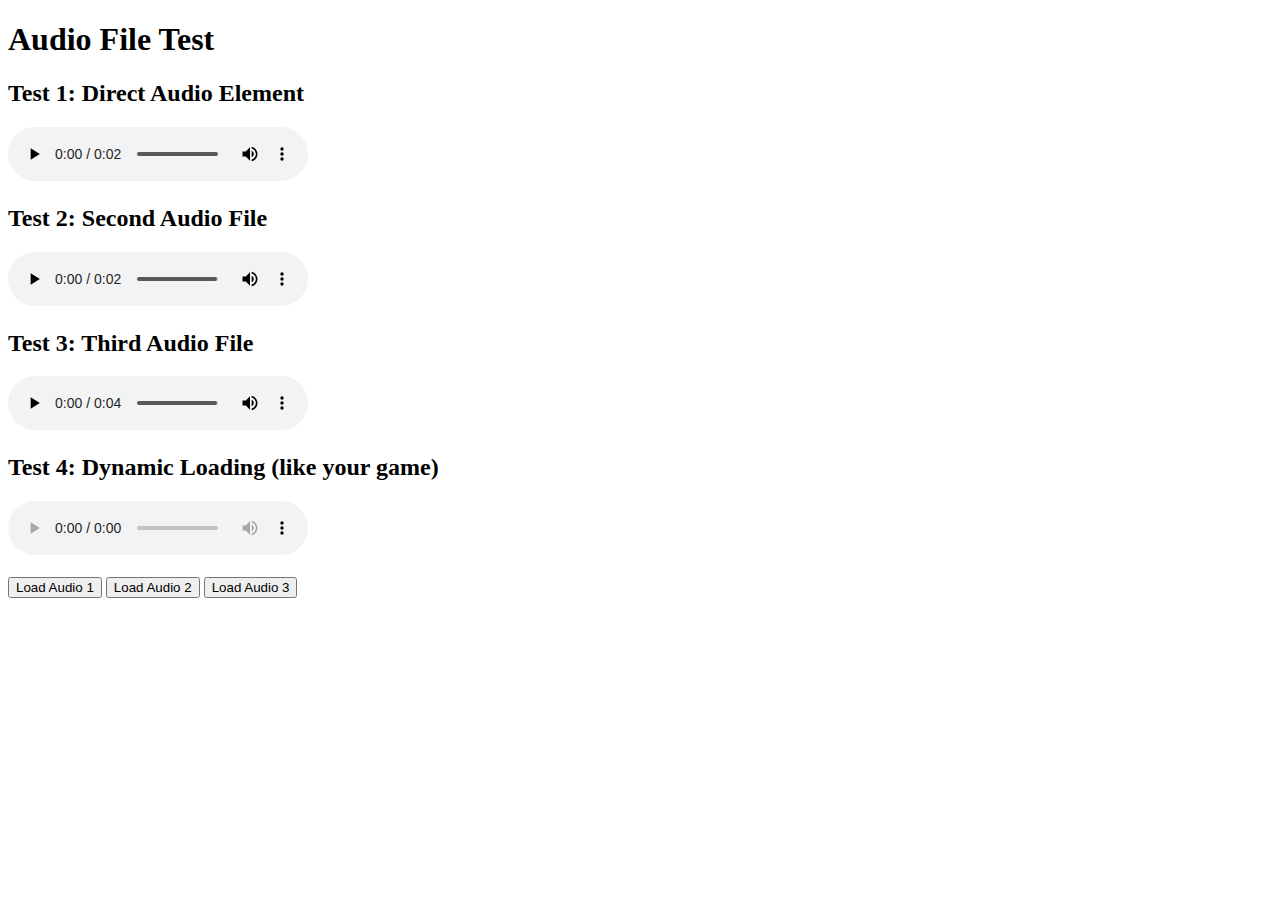
<file: test-audio.html>
<!DOCTYPE html>
<html>
<head>
    <title>Audio Test</title>
</head>
<body>
    <h1>Audio File Test</h1>
    
    <h2>Test 1: Direct Audio Element</h2>
    <audio controls>
        <source src="1_8407_u.wav" type="audio/wav">
        Your browser does not support the audio element.
    </audio>
    
    <h2>Test 2: Second Audio File</h2>
    <audio controls>
        <source src="2_155_u.wav" type="audio/wav">
        Your browser does not support the audio element.
    </audio>
    
    <h2>Test 3: Third Audio File</h2>
    <audio controls>
        <source src="Ses01F_impro05_F021.wav" type="audio/wav">
        Your browser does not support the audio element.
    </audio>
    
    <h2>Test 4: Dynamic Loading (like your game)</h2>
    <audio id="dynamicAudio" controls>
        <source id="dynamicSource" src="" type="audio/wav">
    </audio>
    <br><br>
    <button onclick="loadAudio1()">Load Audio 1</button>
    <button onclick="loadAudio2()">Load Audio 2</button>
    <button onclick="loadAudio3()">Load Audio 3</button>
    
    <script>
        function loadAudio1() {
            const audio = document.getElementById('dynamicAudio');
            const source = document.getElementById('dynamicSource');
            audio.pause();
            source.src = '1_8407_u.wav';
            audio.load();
            console.log('Loaded: 1_8407_u.wav');
        }
        
        function loadAudio2() {
            const audio = document.getElementById('dynamicAudio');
            const source = document.getElementById('dynamicSource');
            audio.pause();
            source.src = '2_155_u.wav';
            audio.load();
            console.log('Loaded: 2_155_u.wav');
        }
        
        function loadAudio3() {
            const audio = document.getElementById('dynamicAudio');
            const source = document.getElementById('dynamicSource');
            audio.pause();
            source.src = 'Ses01F_impro05_F021.wav';
            audio.load();
            console.log('Loaded: Ses01F_impro05_F021.wav');
        }
    </script>
</body>
</html>
</file>
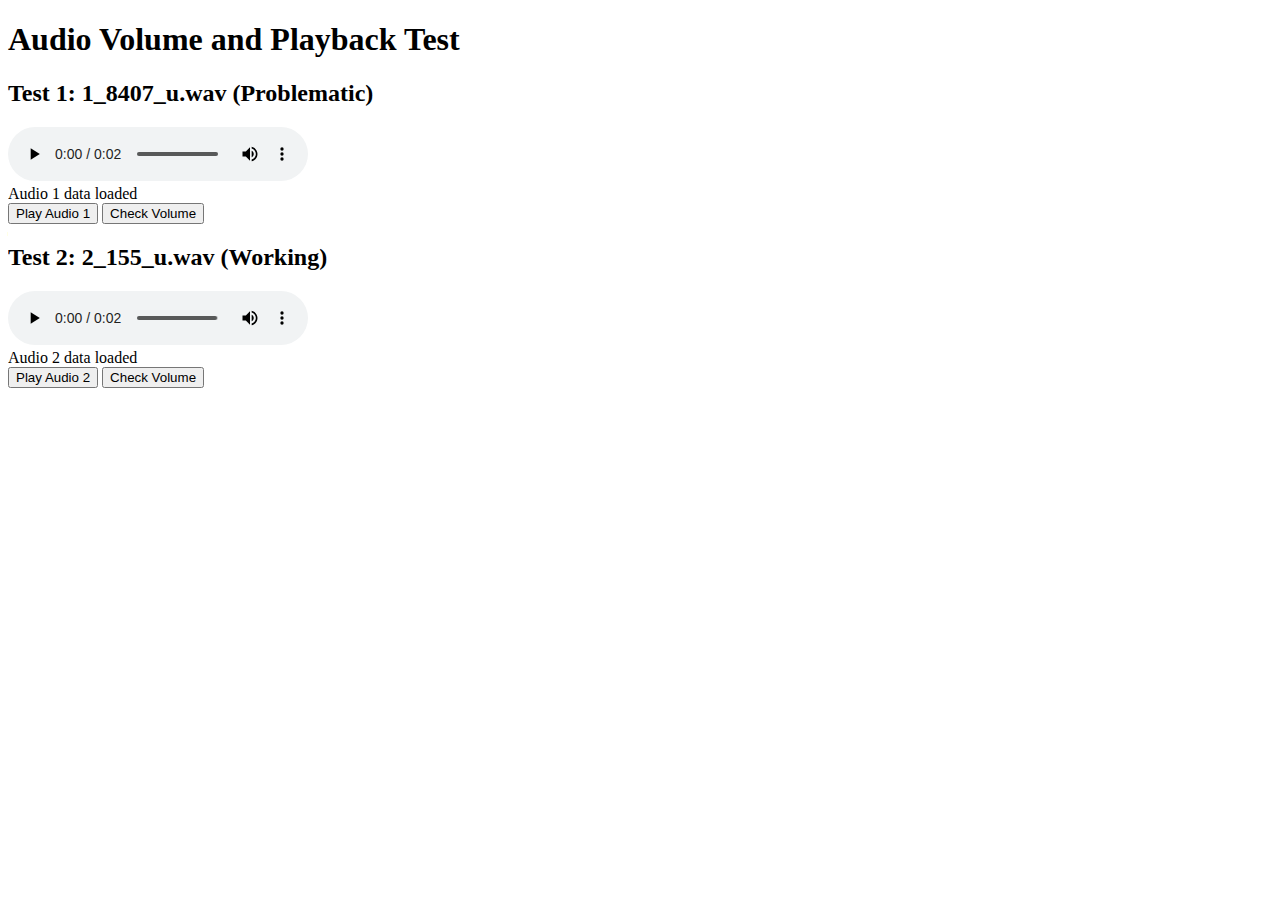
<file: volume-test.html>
<!DOCTYPE html>
<html>

<head>
    <title>Audio Volume Test</title>
</head>

<body>
    <h1>Audio Volume and Playback Test</h1>

    <h2>Test 1: 1_8407_u.wav (Problematic)</h2>
    <audio id="audio1" controls volume="1.0">
        <source src="1_8407_u.wav" type="audio/wav">
    </audio>
    <div id="status1"></div>
    <button onclick="playAudio1()">Play Audio 1</button>
    <button onclick="checkVolume1()">Check Volume</button>

    <h2>Test 2: 2_155_u.wav (Working)</h2>
    <audio id="audio2" controls volume="1.0">
        <source src="2_155_u.wav" type="audio/wav">
    </audio>
    <div id="status2"></div>
    <button onclick="playAudio2()">Play Audio 2</button>
    <button onclick="checkVolume2()">Check Volume</button>

    <script>
        function playAudio1() {
            const audio = document.getElementById('audio1');
            audio.play().then(() => {
                document.getElementById('status1').innerHTML += 'Audio 1 playing successfully<br>';
            }).catch(e => {
                document.getElementById('status1').innerHTML += 'Error playing Audio 1: ' + e.message + '<br>';
            });
        }

        function playAudio2() {
            const audio = document.getElementById('audio2');
            audio.play().then(() => {
                document.getElementById('status2').innerHTML += 'Audio 2 playing successfully<br>';
            }).catch(e => {
                document.getElementById('status2').innerHTML += 'Error playing Audio 2: ' + e.message + '<br>';
            });
        }

        function checkVolume1() {
            const audio = document.getElementById('audio1');
            document.getElementById('status1').innerHTML +=
                'Duration: ' + audio.duration + 's, Volume: ' + audio.volume + ', Muted: ' + audio.muted + '<br>';
        }

        function checkVolume2() {
            const audio = document.getElementById('audio2');
            document.getElementById('status2').innerHTML +=
                'Duration: ' + audio.duration + 's, Volume: ' + audio.volume + ', Muted: ' + audio.muted + '<br>';
        }

        // Add event listeners for debugging
        document.getElementById('audio1').addEventListener('loadeddata', () => {
            document.getElementById('status1').innerHTML += 'Audio 1 data loaded<br>';
        });

        document.getElementById('audio1').addEventListener('error', (e) => {
            document.getElementById('status1').innerHTML += 'Audio 1 error: ' + e.type + '<br>';
        });

        document.getElementById('audio2').addEventListener('loadeddata', () => {
            document.getElementById('status2').innerHTML += 'Audio 2 data loaded<br>';
        });

        document.getElementById('audio2').addEventListener('error', (e) => {
            document.getElementById('status2').innerHTML += 'Audio 2 error: ' + e.type + '<br>';
        });
    </script>
</body>

</html>
</file>
<file: styles.css>
/* =======================================
   RESET & BASE STYLES — 高级感 Edition
======================================= */
* {
    margin: 0;
    padding: 0;
    box-sizing: border-box;
}

:root {
    /* Primary neutral tones */
    --primary-color: #2E2E2E;
    /* Charcoal black – main tone */
    --secondary-color: #B08BBB;
    /* Dusty lilac accent */
    --accent-color: #C7B8EA;
    /* Pale lavender accent */

    /* Neutrals and surfaces */
    --text-dark: #1A1A1A;
    /* Deep text */
    --text-light: #6B6B6B;
    /* Muted gray for paragraphs */
    --bg-white: #FFFFFF;
    --bg-light: #F8F7F5;
    /* Warm white */
    --bg-cream: #F3F0EA;
    /* Ivory beige */
    --border-color: #E2E0DD;

    /* Semantic colors (muted) */
    --success-color: #4E9A77;
    --warning-color: #C8A44B;
    --danger-color: #B66161;

    /* Optional dark anchor tone */
    --navy: #222222;
}

body {
    font-family: -apple-system, BlinkMacSystemFont, 'Segoe UI', Roboto, 'Helvetica Neue', Arial, sans-serif;
    color: var(--text-dark);
    line-height: 1.6;
    overflow-x: hidden;
    background: var(--warm-white);
}

.container {
    max-width: 1400px;
    margin: 0 auto;
    padding: 0 2rem;
}

/* Navigation */
.navbar {
    background: rgba(255, 255, 255, 0.85);
    backdrop-filter: blur(20px);
    border-bottom: 1px solid var(--border-color);
    position: sticky;
    top: 0;
    z-index: 1000;
    padding: 1rem 0;
}

.navbar .container {
    display: flex;
    justify-content: space-between;
    align-items: center;
}

.nav-brand {
    font-size: 1.5rem;
    font-weight: 700;
    color: var(--primary-color);
    display: flex;
    align-items: center;
    gap: 0.5rem;
}

.nav-links {
    display: flex;
    gap: 2rem;
    align-items: center;
}

.nav-links a {
    color: var(--text-dark);
    text-decoration: none;
    font-weight: 500;
    transition: color 0.3s;
}

.nav-links a:hover {
    color: var(--primary-color);
}

.game-link {
    background: var(--navy);
    color: white !important;
    padding: 0.5rem 1.2rem;
    border-radius: 0.5rem;
    font-weight: 600;
    transition: all 0.3s;
    border: 1px solid var(--navy);
}

.game-link:hover {
    background: transparent;
    color: var(--navy) !important;
    transform: none;
}

/* Hero Section */
.hero {
    background: var(--bg-cream);
    color: var(--navy);
    padding: 5rem 0 6rem;
    border-bottom: 1px solid var(--border-color);
}

.hero-container {
    display: grid;
    grid-template-columns: 1fr 1fr;
    gap: 3rem;
    align-items: center;
}

.hero-content {
    text-align: left;
}

.hero-visual {
    display: flex;
    justify-content: center;
    align-items: center;
}

.hero-chart {
    width: 100%;
    max-width: 600px;
    height: auto;
    border-radius: 1rem;
    background: linear-gradient(135deg, rgba(255,255,255,0.95), rgba(250,248,245,0.98));
    padding: 2rem;
    backdrop-filter: blur(10px);
    box-shadow: 0 8px 32px rgba(0, 0, 0, 0.08), 0 2px 8px rgba(0, 0, 0, 0.04);
    object-fit: contain;
}

.hero h1 {
    font-size: 3.5rem;
    margin-bottom: 1.5rem;
    font-weight: 700;
    line-height: 1.2;
    color: var(--navy);
}

.subtitle {
    font-size: 1.4rem;
    margin-bottom: 2rem;
    color: var(--text-light);
    font-weight: 400;
    line-height: 1.6;
}

.description {
    font-size: 1.1rem;
    max-width: 600px;
    margin: 0 0 2.5rem;
    color: var(--text-light);
    line-height: 1.8;
}

/* Word flipping animation */
.flip-words {
    display: inline-block;
    position: relative;
    min-width: 200px;
    text-align: left;
}

.flip-word {
    position: absolute;
    left: 0;
    opacity: 0;
    animation: flipWord 4s infinite;
}

.flip-word:nth-child(1) {
    animation-delay: 0s;
}

.flip-word:nth-child(2) {
    animation-delay: 2s;
}

@keyframes flipWord {

    0%,
    45% {
        opacity: 1;
        transform: translateY(0);
    }

    55%,
    100% {
        opacity: 0;
        transform: translateY(-20px);
    }
}

.hero-buttons {
    display: flex;
    gap: 1rem;
    justify-content: center;
    flex-wrap: wrap;
}

.btn {
    padding: 0.75rem 2rem;
    border-radius: 0.5rem;
    text-decoration: none;
    font-weight: 600;
    transition: all 0.3s;
    display: inline-flex;
    align-items: center;
    gap: 0.5rem;
}

.btn-primary {
    background: var(--navy);
    color: white;
    border: 1px solid var(--navy);
}

.btn-primary:hover {
    background: transparent;
    color: var(--navy);
    transform: none;
}

.btn-secondary {
    background: transparent;
    color: var(--navy);
    border: 1px solid var(--border-color);
}

.btn-secondary:hover {
    border-color: var(--navy);
}

/* Sections */
.section {
    padding: 5rem 0;
}

.section-gray {
    background: var(--bg-light);
}

/* Featured Game Section */
.section-featured {
    padding: 0;
    background: var(--navy);
    color: white;
}

.featured-game {
    display: grid;
    grid-template-columns: 1fr 1fr;
    gap: 4rem;
    align-items: center;
    padding: 5rem 0;
}

.featured-game-content h2 {
    font-size: 2.5rem;
    margin-bottom: 1rem;
    color: white;
}

.featured-game-content p {
    font-size: 1.2rem;
    margin-bottom: 2rem;
    color: rgba(255, 255, 255, 0.85);
    line-height: 1.7;
}

.featured-tag {
    display: inline-block;
    background: rgba(255, 255, 255, 0.15);
    padding: 0.5rem 1rem;
    border-radius: 2rem;
    font-size: 0.9rem;
    font-weight: 600;
    margin-bottom: 1.5rem;
    border: 1px solid rgba(255, 255, 255, 0.2);
}

.featured-stats {
    display: flex;
    gap: 2rem;
    margin-bottom: 2rem;
    padding: 1.5rem 0;
    border-top: 1px solid rgba(255, 255, 255, 0.15);
    border-bottom: 1px solid rgba(255, 255, 255, 0.15);
}

.stat-item {
    text-align: center;
}

.stat-value {
    font-size: 2rem;
    font-weight: 700;
    color: white;
    margin-bottom: 0.25rem;
}

.stat-label {
    font-size: 0.9rem;
    color: rgba(255, 255, 255, 0.7);
    text-transform: uppercase;
    letter-spacing: 0.5px;
}

.btn-game-featured {
    display: inline-flex;
    align-items: center;
    gap: 0.75rem;
    background: white;
    color: var(--navy);
    padding: 1rem 2rem;
    border-radius: 0.5rem;
    text-decoration: none;
    font-weight: 600;
    font-size: 1.1rem;
    transition: all 0.3s;
    border: 2px solid white;
}

.btn-game-featured:hover {
    background: transparent;
    color: white;
    transform: translateY(-2px);
}

.game-preview {
    background: rgba(255, 255, 255, 0.1);
    backdrop-filter: blur(10px);
    border: 1px solid rgba(255, 255, 255, 0.2);
    border-radius: 1rem;
    padding: 2.5rem;
    text-align: center;
}

.preview-icon {
    font-size: 3rem;
    margin-bottom: 1.5rem;
}

.preview-text {
    font-size: 1.5rem;
    font-weight: 600;
    margin-bottom: 1.5rem;
    font-style: italic;
    color: white;
}

.preview-cues {
    display: grid;
    grid-template-columns: 1fr 1fr;
    gap: 1rem;
    margin-bottom: 1.5rem;
}

.preview-cue {
    padding: 1rem;
    border-radius: 0.5rem;
    font-weight: 600;
    font-size: 0.95rem;
}

.preview-cue.lexical {
    background: rgba(59, 130, 246, 0.2);
    border: 1px solid rgba(59, 130, 246, 0.4);
}

.preview-cue.acoustic {
    background: rgba(251, 191, 36, 0.2);
    border: 1px solid rgba(251, 191, 36, 0.4);
}

.preview-question {
    font-size: 1.1rem;
    font-weight: 600;
    color: rgba(255, 255, 255, 0.9);
    padding-top: 1rem;
    border-top: 1px solid rgba(255, 255, 255, 0.15);
}

.section h2 {
    font-size: 2.5rem;
    margin-bottom: 1rem;
    text-align: center;
    color: var(--text-dark);
}

.section-description {
    text-align: center;
    color: var(--text-light);
    font-size: 1.1rem;
    margin-bottom: 3rem;
    max-width: 800px;
    margin-left: auto;
    margin-right: auto;
}

/* Cards */
.experiment-cards {
    display: grid;
    grid-template-columns: repeat(auto-fit, minmax(280px, 1fr));
    gap: 2rem;
    margin-top: 3rem;
}

.card {
    background: white;
    padding: 2rem;
    border-radius: 1rem;
    box-shadow: 0 4px 12px rgba(0, 0, 0, 0.1);
    transition: transform 0.3s, box-shadow 0.3s;
    text-align: center;
}

.card:hover {
    transform: translateY(-5px);
    box-shadow: 0 8px 24px rgba(0, 0, 0, 0.15);
}

.card-icon {
    width: 60px;
    height: 60px;
    background: linear-gradient(135deg, var(--primary-color), var(--secondary-color));
    color: white;
    border-radius: 50%;
    display: flex;
    align-items: center;
    justify-content: center;
    font-size: 1.5rem;
    font-weight: 700;
    margin: 0 auto 1rem;
}

.card h3 {
    font-size: 1.3rem;
    margin-bottom: 0.5rem;
    color: var(--text-dark);
}

.card p {
    color: var(--text-light);
    margin-bottom: 1rem;
}

.badge {
    display: inline-block;
    padding: 0.25rem 0.75rem;
    background: var(--accent-color);
    color: white;
    border-radius: 1rem;
    font-size: 0.875rem;
    font-weight: 600;
}

/* Leaderboard */
.leaderboard-controls {
    display: flex;
    gap: 1rem;
    margin-bottom: 2rem;
    flex-wrap: wrap;
    align-items: flex-end;
}

.filter-group,
.search-group {
    flex: 1;
    min-width: 200px;
}

.filter-group label {
    display: block;
    margin-bottom: 0.5rem;
    font-weight: 600;
    color: var(--text-dark);
}

.filter-group select,
.search-group input {
    width: 100%;
    padding: 0.75rem;
    border: 2px solid var(--border-color);
    border-radius: 0.5rem;
    font-size: 1rem;
    transition: border-color 0.3s;
}

.filter-group select:focus,
.search-group input:focus {
    outline: none;
    border-color: var(--primary-color);
}

.table-container {
    overflow-x: auto;
    background: white;
    border-radius: 1rem;
    box-shadow: 0 4px 12px rgba(0, 0, 0, 0.1);
}

.leaderboard-table {
    width: 100%;
    border-collapse: collapse;
    min-width: 1200px;
}

.leaderboard-table thead {
    background: linear-gradient(135deg, var(--primary-color), var(--secondary-color));
    color: white;
}

.leaderboard-table th {
    padding: 1rem;
    text-align: left;
    font-weight: 600;
    cursor: pointer;
    user-select: none;
    white-space: nowrap;
}

.leaderboard-table th.sortable:hover {
    background: rgba(255, 255, 255, 0.1);
}

.leaderboard-table th.active {
    background: rgba(255, 255, 255, 0.2);
}

.leaderboard-table td {
    padding: 1rem;
    border-bottom: 1px solid var(--border-color);
}

.leaderboard-table tbody tr:hover {
    background: var(--bg-light);
}

.leaderboard-table tbody tr:last-child td {
    border-bottom: none;
}

.baseline-row {
    background: #fafafa;
    border-top: 2px solid var(--border-color);
}

.baseline-label {
    display: inline-block;
    padding: 0.25rem 0.75rem;
    background: var(--text-light);
    color: white;
    border-radius: 0.25rem;
    font-size: 0.875rem;
    font-weight: 600;
}

.rank-badge {
    display: inline-flex;
    align-items: center;
    justify-content: center;
    width: 32px;
    height: 32px;
    border-radius: 50%;
    font-weight: 700;
    color: white;
}

.rank-1 {
    background: linear-gradient(135deg, #ffd700, #ffed4e);
    color: var(--text-dark);
}

.rank-2 {
    background: linear-gradient(135deg, #c0c0c0, #e8e8e8);
    color: var(--text-dark);
}

.rank-3 {
    background: linear-gradient(135deg, #cd7f32, #e6a85c);
    color: white;
}

.rank-other {
    background: var(--text-light);
}

.model-name {
    font-weight: 600;
    color: var(--text-dark);
}

.model-type {
    display: inline-block;
    padding: 0.25rem 0.75rem;
    border-radius: 0.25rem;
    font-size: 0.875rem;
    font-weight: 600;
}

.type-proprietary {
    background: #dbeafe;
    color: #1e40af;
}

.type-opensource {
    background: #dcfce7;
    color: #166534;
}

.score {
    font-weight: 600;
}

.score-high {
    color: var(--success-color);
}

.score-medium {
    color: var(--warning-color);
}

.score-low {
    color: var(--danger-color);
}

.score-na {
    color: var(--text-light);
    font-style: italic;
}

.leaderboard-notes {
    margin-top: 2rem;
    padding: 1.5rem;
    background: white;
    border-radius: 0.5rem;
    border-left: 4px solid var(--primary-color);
}

.leaderboard-notes h3 {
    margin-bottom: 1rem;
    color: var(--text-dark);
}

.leaderboard-notes ul {
    list-style-position: inside;
    color: var(--text-light);
}

.leaderboard-notes li {
    margin-bottom: 0.5rem;
}

/* Visualizations */
.visualization-single {
    display: flex;
    justify-content: center;
    margin-top: 3rem;
}

.viz-card-large {
    background: white;
    padding: 2rem;
    border-radius: 1rem;
    box-shadow: 0 4px 12px rgba(0, 0, 0, 0.1);
    text-align: center;
    max-width: 900px;
}

.viz-image-large {
    width: 100%;
    height: auto;
    border-radius: 0.5rem;
    margin-bottom: 1.5rem;
}

.viz-caption {
    color: var(--text-light);
    font-size: 1rem;
    line-height: 1.8;
    text-align: left;
}

/* Examples */
.examples-container {
    display: grid;
    gap: 2rem;
    margin-top: 3rem;
}

.example-card {
    background: white;
    border-radius: 1rem;
    box-shadow: 0 4px 12px rgba(0, 0, 0, 0.1);
    overflow: hidden;
    transition: transform 0.3s, box-shadow 0.3s;
}

.example-card:hover {
    transform: translateY(-3px);
    box-shadow: 0 8px 24px rgba(0, 0, 0, 0.15);
}

.example-header {
    padding: 1.5rem 2rem;
    color: white;
    display: flex;
    align-items: center;
    gap: 1rem;
}

.example-header.neutral-text {
    background: linear-gradient(135deg, #6366f1, #8b5cf6);
}

.example-header.emotion-matched {
    background: linear-gradient(135deg, #10b981, #059669);
}

.example-header.emotion-mismatched {
    background: linear-gradient(135deg, #f59e0b, #d97706);
}

.example-header.paralinguistic {
    background: linear-gradient(135deg, #ef4444, #dc2626);
}

.example-icon {
    display: inline-flex;
    align-items: center;
    justify-content: center;
    width: 40px;
    height: 40px;
    background: rgba(255, 255, 255, 0.2);
    border-radius: 50%;
    font-weight: 700;
    font-size: 1.2rem;
}

.example-header h3 {
    margin: 0;
    font-size: 1.3rem;
}

.example-content {
    padding: 2rem;
}

.example-field {
    margin-bottom: 1.5rem;
    line-height: 1.8;
}

.example-field strong {
    color: var(--text-dark);
    display: block;
    margin-bottom: 0.5rem;
}

.example-field em {
    color: var(--text-light);
    font-style: italic;
}

.example-field code {
    background: var(--bg-light);
    padding: 0.25rem 0.5rem;
    border-radius: 0.25rem;
    font-family: 'Courier New', monospace;
    color: var(--primary-color);
    font-size: 0.9rem;
}

.example-choices {
    background: var(--bg-light);
    padding: 1rem;
    border-radius: 0.5rem;
    margin-bottom: 1.5rem;
    line-height: 1.8;
}

.highlight-answer {
    background: #fef3c7;
    padding: 0.25rem 0.5rem;
    border-radius: 0.25rem;
    font-weight: 600;
}

.example-results {
    display: grid;
    grid-template-columns: repeat(auto-fit, minmax(200px, 1fr));
    gap: 1rem;
    margin-bottom: 1.5rem;
}

.result-item {
    padding: 0.75rem;
    background: var(--bg-light);
    border-radius: 0.5rem;
}

.result-item strong {
    display: block;
    margin-bottom: 0.5rem;
    color: var(--text-dark);
    font-size: 0.9rem;
}

.badge-neutral,
.badge-frustration,
.badge-excitement,
.badge-anger,
.badge-correct,
.badge-incorrect,
.badge-warning {
    display: inline-block;
    padding: 0.25rem 0.75rem;
    border-radius: 0.25rem;
    font-weight: 600;
    font-size: 0.9rem;
}

.badge-neutral {
    background: #e5e7eb;
    color: #374151;
}

.badge-frustration {
    background: #fef3c7;
    color: #92400e;
}

.badge-excitement {
    background: #dbeafe;
    color: #1e40af;
}

.badge-anger {
    background: #fee2e2;
    color: #991b1b;
}

.badge-correct {
    background: #d1fae5;
    color: #065f46;
}

.badge-incorrect {
    background: #fee2e2;
    color: #991b1b;
}

.badge-warning {
    background: #fef3c7;
    color: #92400e;
}

.example-note {
    padding: 1rem;
    background: #eff6ff;
    border-left: 4px solid var(--primary-color);
    border-radius: 0.25rem;
    color: var(--text-light);
    font-size: 0.95rem;
    line-height: 1.6;
}

/* Experiment Details */
.experiment-details {
    display: grid;
    gap: 2rem;
    margin-top: 3rem;
}

.detail-card {
    background: white;
    padding: 2rem;
    border-radius: 1rem;
    box-shadow: 0 4px 12px rgba(0, 0, 0, 0.1);
}

.detail-card h3 {
    font-size: 1.5rem;
    margin-bottom: 1rem;
    color: var(--text-dark);
    display: flex;
    align-items: center;
    gap: 1rem;
}

.exp-number {
    display: inline-flex;
    align-items: center;
    justify-content: center;
    width: 40px;
    height: 40px;
    background: linear-gradient(135deg, var(--primary-color), var(--secondary-color));
    color: white;
    border-radius: 50%;
    font-weight: 700;
}

.detail-card p {
    margin-bottom: 1rem;
    color: var(--text-light);
}

.detail-card ul {
    margin-left: 2rem;
    margin-bottom: 1rem;
}

.detail-card code {
    background: var(--bg-light);
    padding: 0.25rem 0.5rem;
    border-radius: 0.25rem;
    font-family: 'Courier New', monospace;
    color: var(--primary-color);
}

/* Citation */
.citation-box {
    position: relative;
    background: var(--text-dark);
    color: #f8fafc;
    padding: 2rem;
    border-radius: 0.5rem;
    margin-top: 1rem;
}

.citation-box pre {
    overflow-x: auto;
    margin: 0;
}

.citation-box code {
    font-family: 'Courier New', monospace;
    font-size: 0.9rem;
    line-height: 1.6;
}

.copy-btn {
    position: absolute;
    top: 1rem;
    right: 1rem;
    padding: 0.5rem 1rem;
    background: var(--primary-color);
    color: white;
    border: none;
    border-radius: 0.25rem;
    cursor: pointer;
    font-weight: 600;
    transition: background 0.3s;
}

.copy-btn:hover {
    background: var(--secondary-color);
}

/* Footer */
footer {
    background: var(--text-dark);
    color: white;
    padding: 3rem 0;
    text-align: center;
}

footer a {
    color: white;
    text-decoration: none;
    margin: 0 1rem;
    transition: opacity 0.3s;
}

footer a:hover {
    opacity: 0.8;
}

/* Responsive Design */
@media (max-width: 768px) {
    .hero-container {
        grid-template-columns: 1fr;
        gap: 2rem;
    }

    .featured-game {
        grid-template-columns: 1fr;
        gap: 2rem;
        padding: 3rem 0;
    }

    .featured-stats {
        gap: 1rem;
    }

    .flip-words {
        min-width: 180px;
    }

    .hero h1 {
        font-size: 2.5rem;
    }

    .hero-content {
        text-align: center;
    }

    .hero h1 {
        font-size: 2.5rem;
        justify-content: center;
    }

    .subtitle {
        font-size: 1.2rem;
    }

    .hero-chart {
        max-width: 100%;
    }

    .nav-links {
        flex-wrap: wrap;
        gap: 1rem;
    }

    .leaderboard-controls {
        flex-direction: column;
    }

    .experiment-cards {
        grid-template-columns: 1fr;
    }
}

/* Loading Animation */
.loading {
    text-align: center;
    padding: 3rem;
    color: var(--text-light);
}

.loading::after {
    content: '...';
    animation: dots 1.5s steps(4, end) infinite;
}

@keyframes dots {

    0%,
    20% {
        content: '.';
    }

    40% {
        content: '..';
    }

    60%,
    100% {
        content: '...';
    }
}
</file>
